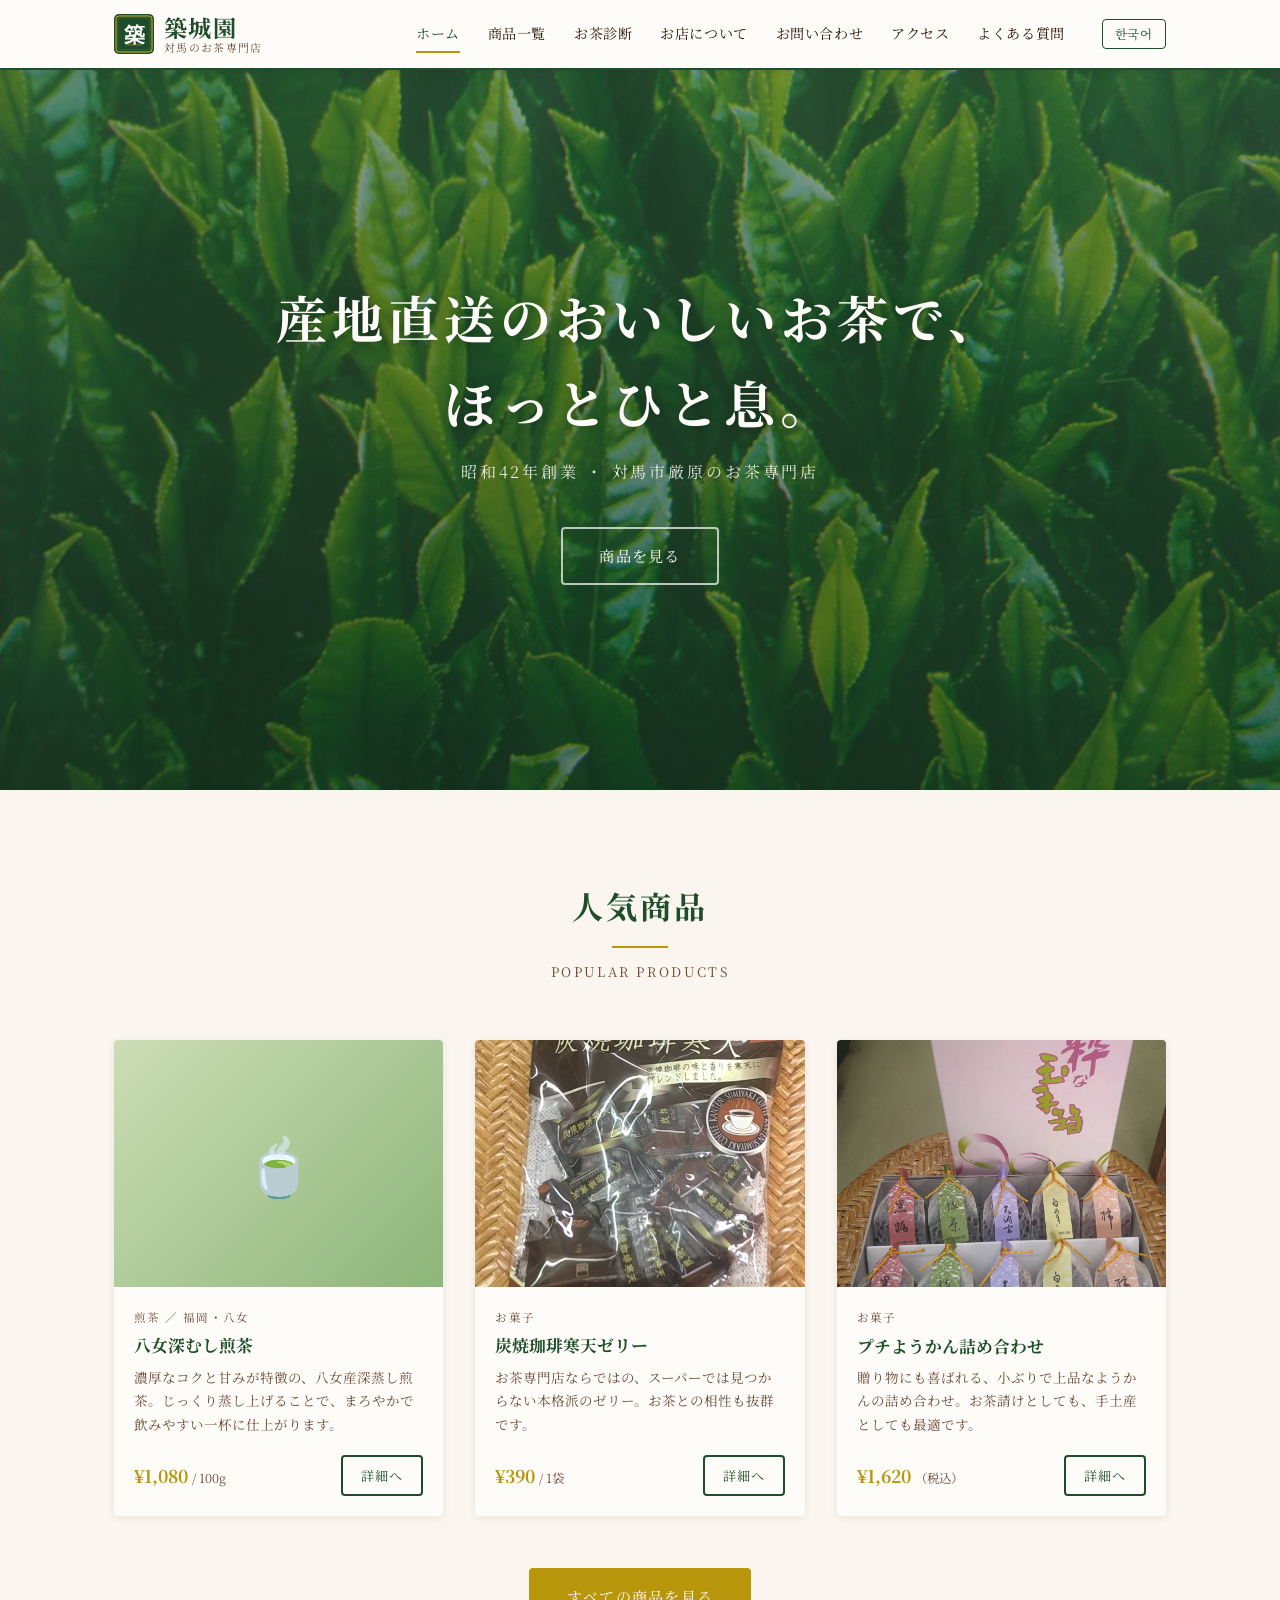
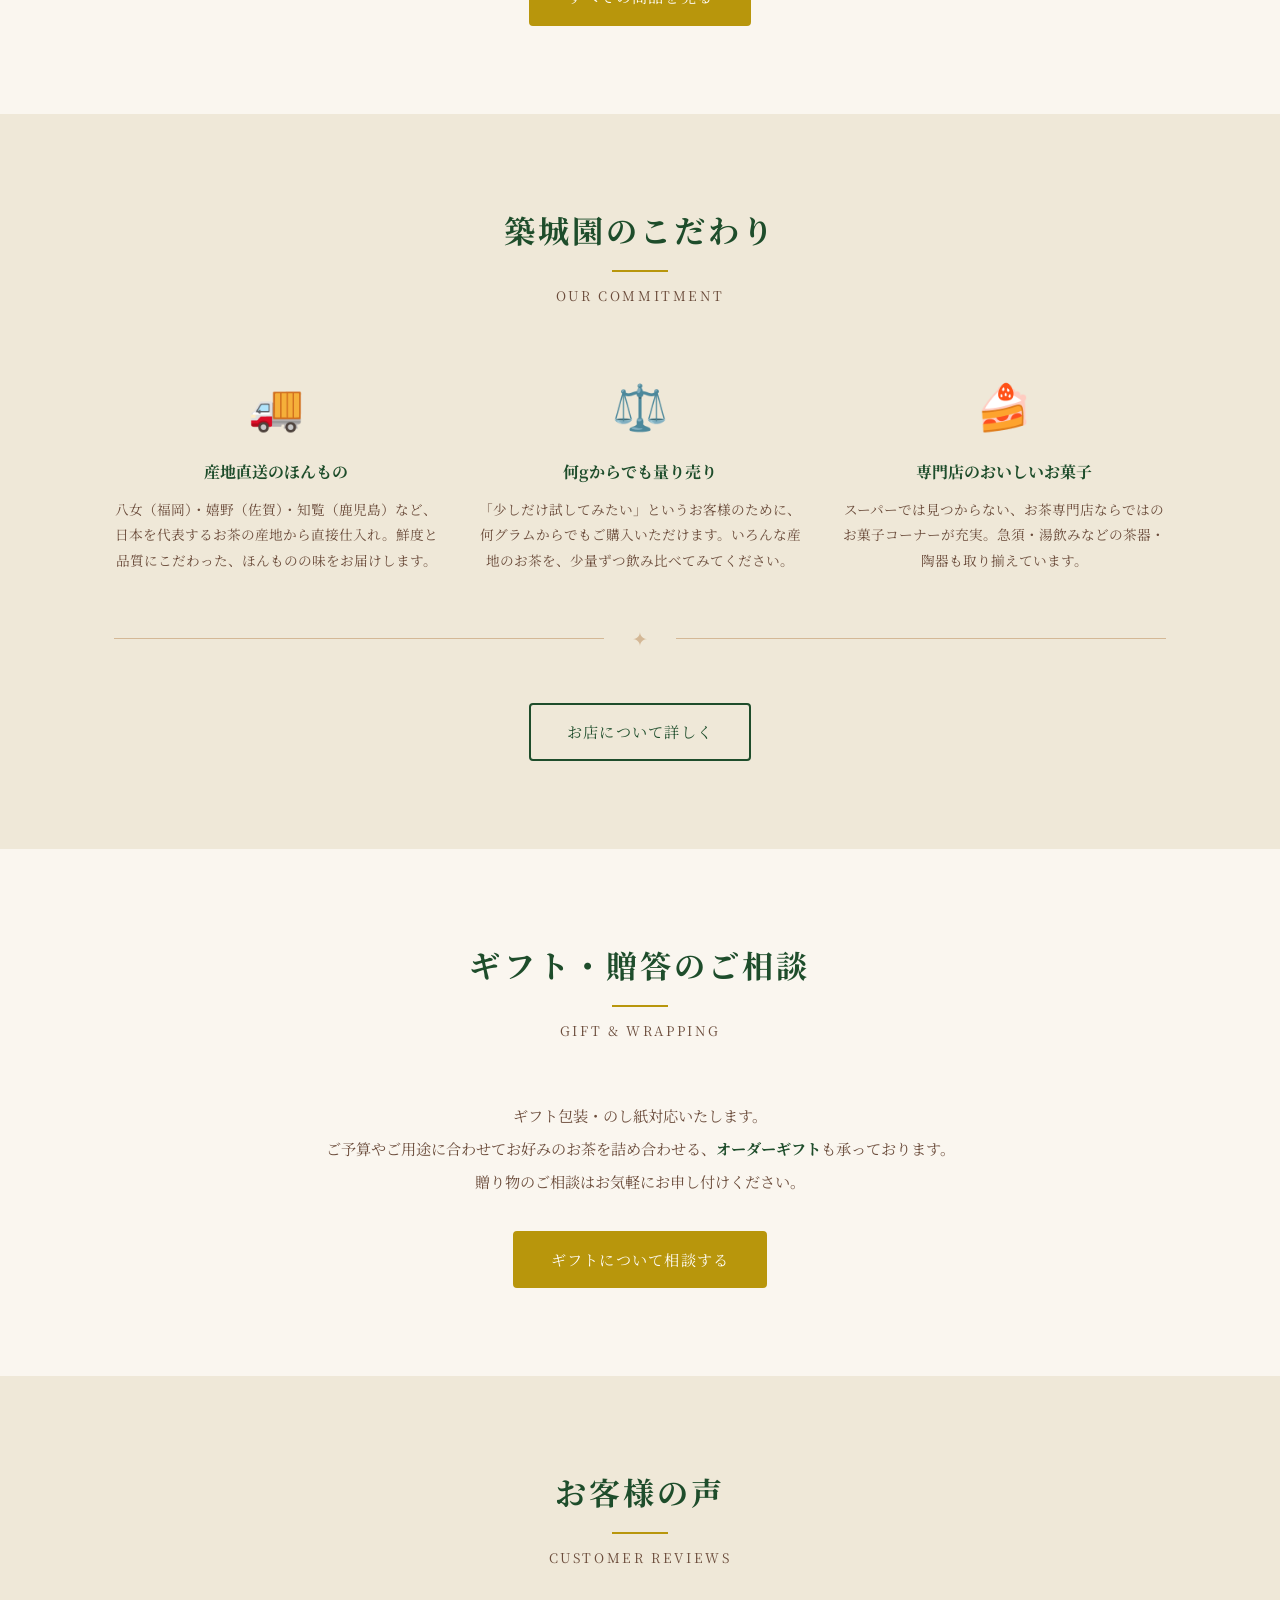
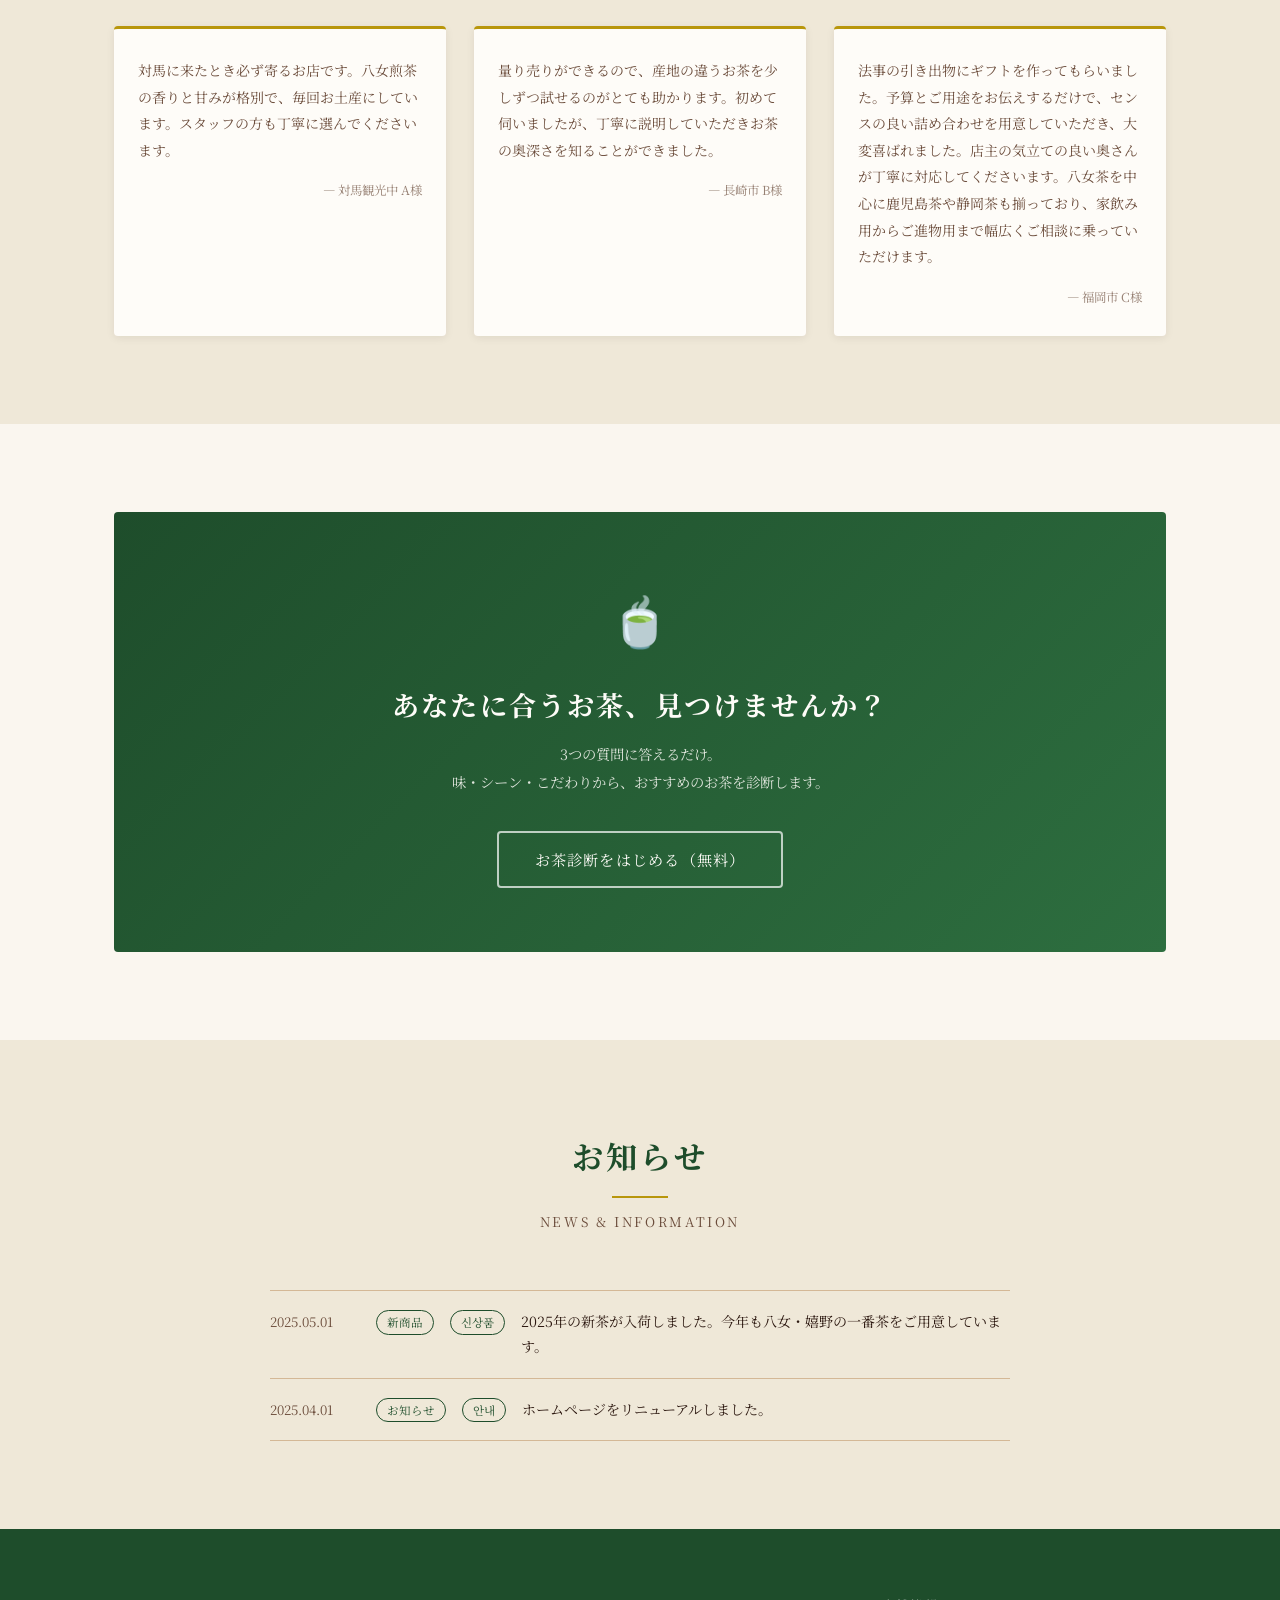
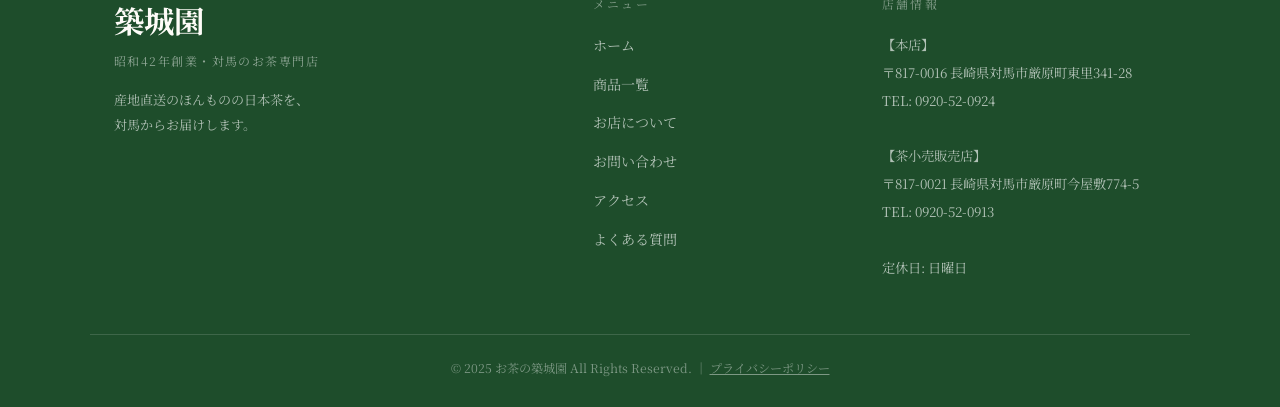
<file: index.html>
<!DOCTYPE html>
<html lang="ja">
<head>
  <meta charset="UTF-8">
  <meta name="viewport" content="width=device-width, initial-scale=1.0">
  <link rel="icon" href="favicon.svg" type="image/svg+xml">
  <meta name="description" content="昭和42年創業、対馬・厳原のお茶専門店。八女・嬉野・知覧など産地直送の本物の日本茶、専門店のお菓子・茶器をご用意しています。">
  <meta property="og:type" content="website">
  <meta property="og:site_name" content="お茶の築城園">
  <meta property="og:url" content="https://aokiyuwadayo.github.io/otyanotsuikien/">
  <meta property="og:title" content="お茶の築城園 | 対馬・厳原のお茶専門店">
  <meta property="og:description" content="昭和42年創業。産地直送の日本茶・何gからでも量り売り・専門店のお菓子。">
  <meta property="og:image" content="https://aokiyuwadayo.github.io/otyanotsuikien/images/ogp.jpg">
  <meta property="og:locale" content="ja_JP">
  <meta name="twitter:card" content="summary_large_image">
  <!-- Google Search Console: 取得した確認コードで YOUR_VERIFICATION_CODE を置き換えてください -->
  <meta name="google-site-verification" content="YOUR_VERIFICATION_CODE">
  <title>お茶の築城園 | 対馬・厳原のお茶専門店</title>
  <link rel="preconnect" href="https://fonts.googleapis.com">
  <link rel="preconnect" href="https://fonts.gstatic.com" crossorigin>
  <link href="https://fonts.googleapis.com/css2?family=Noto+Serif+JP:wght@400;500;700&family=Noto+Serif+KR:wght@400;500;700&display=swap" rel="stylesheet">
  <link rel="stylesheet" href="css/style.css">
  <script type="application/ld+json">
  {
    "@context": "https://schema.org",
    "@type": "Store",
    "name": "お茶の築城園",
    "alternateName": "Otcha no Chikujo-en",
    "description": "昭和42年創業、対馬・厳原のお茶専門店。八女・嬉野・知覧など産地直送の日本茶、量り売り、専門店のお菓子・茶器。",
    "url": "https://aokiyuwadayo.github.io/otyanotsuikien/",
    "telephone": "+81-920-52-0924",
    "address": {
      "@type": "PostalAddress",
      "streetAddress": "厳原町東里341-28",
      "addressLocality": "対馬市",
      "addressRegion": "長崎県",
      "postalCode": "817-0016",
      "addressCountry": "JP"
    },
    "openingHours": "Mo Tu We Th Fr Sa",
    "priceRange": "¥",
    "foundingDate": "1967",
    "image": "https://aokiyuwadayo.github.io/otyanotsuikien/images/ogp.jpg",
    "hasMap": "https://aokiyuwadayo.github.io/otyanotsuikien/access.html"
  }
  </script>
  <!-- Google Analytics: 下記の G-XXXXXXXXXX を取得した Measurement ID に変更してください -->
  <script async src="https://www.googletagmanager.com/gtag/js?id=G-XXXXXXXXXX"></script>
  <script>
    window.dataLayer = window.dataLayer || [];
    function gtag(){dataLayer.push(arguments);}
    gtag('js', new Date());
    gtag('config', 'G-XXXXXXXXXX');
  </script>
</head>
<body>

<!-- ===== Header ===== -->
<header class="site-header">
  <div class="header-inner">
    <div class="site-logo">
      <a href="index.html">
        <img src="favicon.svg" alt="" class="logo-mark" aria-hidden="true">
        <div class="logo-text">
          <span class="logo-main">築城園</span>
          <span class="logo-sub lang-ja">対馬のお茶専門店</span>
          <span class="logo-sub lang-ko">쓰시마 차 전문점</span>
        </div>
      </a>
    </div>
    <nav class="site-nav" id="siteNav">
      <ul>
        <li><a href="index.html"><span class="lang-ja">ホーム</span><span class="lang-ko">홈</span></a></li>
        <li><a href="products.html"><span class="lang-ja">商品一覧</span><span class="lang-ko">상품 목록</span></a></li>
        <li><a href="diagnosis.html"><span class="lang-ja">お茶診断</span><span class="lang-ko">차 진단</span></a></li>
        <li><a href="about.html"><span class="lang-ja">お店について</span><span class="lang-ko">가게 소개</span></a></li>
        <li><a href="contact.html"><span class="lang-ja">お問い合わせ</span><span class="lang-ko">문의하기</span></a></li>
        <li><a href="access.html"><span class="lang-ja">アクセス</span><span class="lang-ko">오시는 길</span></a></li>
        <li><a href="faq.html"><span class="lang-ja">よくある質問</span><span class="lang-ko">자주 묻는 질문</span></a></li>
      </ul>
    </nav>
    <button class="lang-toggle-btn" id="langToggle">한국어</button>
    <button class="menu-toggle-btn" id="menuToggle">☰</button>
  </div>
</header>

<!-- ===== Hero ===== -->
<section class="hero">
  <div class="hero-bg"></div>
  <div class="hero-overlay"></div>
  <div class="hero-content">
    <p class="hero-catch lang-ja">産地直送のおいしいお茶で、<br>ほっとひと息。</p>
    <p class="hero-catch lang-ko">산지 직송의 맛있는 차로,<br>잠깐 쉬어가세요.</p>
    <p class="hero-sub lang-ja">昭和42年創業 ・ 対馬市厳原のお茶専門店</p>
    <p class="hero-sub lang-ko">쇼와 42년(1967년) 창업 ・ 쓰시마시 이즈하라 차 전문점</p>
    <a href="products.html" class="btn btn-white">
      <span class="lang-ja">商品を見る</span>
      <span class="lang-ko">상품 보기</span>
    </a>
  </div>
</section>

<!-- ===== Featured Products ===== -->
<section class="section">
  <div class="container">
    <div class="section-header reveal">
      <h2 class="section-title">
        <span class="lang-ja">人気商品</span>
        <span class="lang-ko">인기 상품</span>
      </h2>
      <p class="section-subtitle">POPULAR PRODUCTS</p>
    </div>
    <div class="products-grid">

      <article class="product-card reveal" data-category="tea">
        <div class="product-card-placeholder">🍵</div>
        <!-- 画像: <img src="images/yame-fukamushi.jpg" alt="八女深むし煎茶" class="product-card-thumb"> -->
        <div class="product-card-body">
          <p class="product-card-cat"><span class="lang-ja">煎茶 ／ 福岡・八女</span><span class="lang-ko">센차 ／ 후쿠오카 야메</span></p>
          <h3 class="product-card-name">
            <span class="lang-ja">八女深むし煎茶</span>
            <span class="lang-ko">야메 후카무시 센차</span>
          </h3>
          <p class="product-card-desc">
            <span class="lang-ja">濃厚なコクと甘みが特徴の、八女産深蒸し煎茶。じっくり蒸し上げることで、まろやかで飲みやすい一杯に仕上がります。</span>
            <span class="lang-ko">진한 풍미와 단맛이 특징인 야메산 후카무시 센차. 오래 쪄서 부드럽고 마시기 편한 한 잔으로 완성됩니다.</span>
          </p>
          <div class="product-card-footer">
            <span class="price">¥1,080 <span class="price-tax">/ 100g</span></span>
            <a href="product-detail.html" class="btn btn-outline btn-sm"><span class="lang-ja">詳細へ</span><span class="lang-ko">자세히</span></a>
          </div>
        </div>
      </article>

      <article class="product-card reveal" data-category="sweets">
        <img src="images/炭焼珈琲寒天.jpg" alt="炭焼珈琲寒天ゼリー" class="product-card-thumb">
        <div class="product-card-body">
          <p class="product-card-cat"><span class="lang-ja">お菓子</span><span class="lang-ko">과자</span></p>
          <h3 class="product-card-name">
            <span class="lang-ja">炭焼珈琲寒天ゼリー</span>
            <span class="lang-ko">숯불 커피 한천 젤리</span>
          </h3>
          <p class="product-card-desc">
            <span class="lang-ja">お茶専門店ならではの、スーパーでは見つからない本格派のゼリー。お茶との相性も抜群です。</span>
            <span class="lang-ko">차 전문점만의, 슈퍼마켓에서는 찾을 수 없는 본격 젤리. 차와의 궁합도 최고입니다.</span>
          </p>
          <div class="product-card-footer">
            <span class="price">¥390 <span class="price-tax">/ 1袋</span></span>
            <a href="products.html" class="btn btn-outline btn-sm"><span class="lang-ja">詳細へ</span><span class="lang-ko">자세히</span></a>
          </div>
        </div>
      </article>

      <article class="product-card reveal" data-category="sweets">
        <img src="images/茶菓子（粋な玉手箱）.jpg" alt="プチようかん詰め合わせ 粋な玉手箱" class="product-card-thumb">
        <div class="product-card-body">
          <p class="product-card-cat"><span class="lang-ja">お菓子</span><span class="lang-ko">과자</span></p>
          <h3 class="product-card-name">
            <span class="lang-ja">プチようかん詰め合わせ</span>
            <span class="lang-ko">미니 양갱 모둠</span>
          </h3>
          <p class="product-card-desc">
            <span class="lang-ja">贈り物にも喜ばれる、小ぶりで上品なようかんの詰め合わせ。お茶請けとしても、手土産としても最適です。</span>
            <span class="lang-ko">선물로도 인기 있는, 아담하고 품격 있는 양갱 모둠. 차 과자로도, 답례품으로도 최적입니다.</span>
          </p>
          <div class="product-card-footer">
            <span class="price">¥1,620 <span class="price-tax lang-ja">（税込）</span><span class="price-tax lang-ko">（세금포함）</span></span>
            <a href="products.html" class="btn btn-outline btn-sm"><span class="lang-ja">詳細へ</span><span class="lang-ko">자세히</span></a>
          </div>
        </div>
      </article>

    </div>
    <div style="text-align:center; margin-top:52px;" class="reveal">
      <a href="products.html" class="btn btn-primary">
        <span class="lang-ja">すべての商品を見る</span>
        <span class="lang-ko">모든 상품 보기</span>
      </a>
    </div>
  </div>
</section>

<!-- ===== Commitment ===== -->
<section class="section section-alt">
  <div class="container">
    <div class="section-header reveal">
      <h2 class="section-title">
        <span class="lang-ja">築城園のこだわり</span>
        <span class="lang-ko">치쿠죠엔의 고집</span>
      </h2>
      <p class="section-subtitle">OUR COMMITMENT</p>
    </div>
    <div class="commitment-grid">
      <div class="commitment-item reveal">
        <div class="commitment-icon">🚚</div>
        <h3 class="commitment-title">
          <span class="lang-ja">産地直送のほんもの</span>
          <span class="lang-ko">산지 직송의 진짜</span>
        </h3>
        <p class="commitment-text">
          <span class="lang-ja">八女（福岡）・嬉野（佐賀）・知覧（鹿児島）など、日本を代表するお茶の産地から直接仕入れ。鮮度と品質にこだわった、ほんものの味をお届けします。</span>
          <span class="lang-ko">야메（후쿠오카）・우레시노（사가）・치란（가고시마）등, 일본을 대표하는 차 산지에서 직접 매입. 신선도와 품질에 고집한 진짜 맛을 전합니다.</span>
        </p>
      </div>
      <div class="commitment-item reveal">
        <div class="commitment-icon">⚖️</div>
        <h3 class="commitment-title">
          <span class="lang-ja">何gからでも量り売り</span>
          <span class="lang-ko">원하는 만큼 무게 판매</span>
        </h3>
        <p class="commitment-text">
          <span class="lang-ja">「少しだけ試してみたい」というお客様のために、何グラムからでもご購入いただけます。いろんな産地のお茶を、少量ずつ飲み比べてみてください。</span>
          <span class="lang-ko">'조금만 먹어보고 싶다'는 손님을 위해 몇 그램이든 구매하실 수 있습니다. 여러 산지의 차를 조금씩 비교해 보세요.</span>
        </p>
      </div>
      <div class="commitment-item reveal">
        <div class="commitment-icon">🍰</div>
        <h3 class="commitment-title">
          <span class="lang-ja">専門店のおいしいお菓子</span>
          <span class="lang-ko">전문점의 맛있는 과자</span>
        </h3>
        <p class="commitment-text">
          <span class="lang-ja">スーパーでは見つからない、お茶専門店ならではのお菓子コーナーが充実。急須・湯飲みなどの茶器・陶器も取り揃えています。</span>
          <span class="lang-ko">슈퍼마켓에서는 찾을 수 없는, 차 전문점만의 과자 코너가 풍성합니다. 다관·찻잔 등 다기·도자기도 갖추고 있습니다.</span>
        </p>
      </div>
    </div>
    <div class="ornament reveal">✦</div>
    <div style="text-align:center;" class="reveal">
      <a href="about.html" class="btn btn-outline">
        <span class="lang-ja">お店について詳しく</span>
        <span class="lang-ko">가게 소개 자세히 보기</span>
      </a>
    </div>
  </div>
</section>

<!-- ===== Gift / Hakarime ===== -->
<section class="section">
  <div class="container">
    <div class="section-header reveal">
      <h2 class="section-title">
        <span class="lang-ja">ギフト・贈答のご相談</span>
        <span class="lang-ko">선물・답례품 상담</span>
      </h2>
      <p class="section-subtitle">GIFT &amp; WRAPPING</p>
    </div>
    <div style="max-width:720px; margin:0 auto; text-align:center;" class="reveal">
      <p style="font-size:.95rem; line-height:2.2; color:var(--text-muted);">
        <span class="lang-ja">
          ギフト包装・のし紙対応いたします。<br>
          ご予算やご用途に合わせてお好みのお茶を詰め合わせる、<strong style="color:var(--green);">オーダーギフト</strong>も承っております。<br>
          贈り物のご相談はお気軽にお申し付けください。
        </span>
        <span class="lang-ko">
          선물 포장・노시 종이 대응 가능합니다.<br>
          예산이나 용도에 맞게 원하는 차를 담은 <strong style="color:var(--green);">맞춤 선물 세트</strong>도 주문받고 있습니다.<br>
          선물 상담은 편하게 말씀해 주세요.
        </span>
      </p>
      <div style="margin-top:32px;">
        <a href="contact.html" class="btn btn-primary">
          <span class="lang-ja">ギフトについて相談する</span>
          <span class="lang-ko">선물 상담하기</span>
        </a>
      </div>
    </div>
  </div>
</section>

<!-- ===== Reviews ===== -->
<section class="section section-alt">
  <div class="container">
    <div class="section-header reveal">
      <h2 class="section-title">
        <span class="lang-ja">お客様の声</span>
        <span class="lang-ko">고객 후기</span>
      </h2>
      <p class="section-subtitle">CUSTOMER REVIEWS</p>
    </div>
    <div class="reviews-grid">

      <div class="review-card reveal">
<p class="review-text">
          <span class="lang-ja">対馬に来たとき必ず寄るお店です。八女煎茶の香りと甘みが格別で、毎回お土産にしています。スタッフの方も丁寧に選んでくださいます。</span>
          <span class="lang-ko">쓰시마에 올 때마다 꼭 들르는 곳입니다. 야메 센차의 향과 단맛이 특별해서 매번 선물로 구매합니다. 직원분도 친절하게 도와주십니다.</span>
        </p>
        <p class="review-name">
          <span class="lang-ja">— 対馬観光中 A様</span>
          <span class="lang-ko">— 쓰시마 방문 A님</span>
        </p>
      </div>

      <div class="review-card reveal">
<p class="review-text">
          <span class="lang-ja">量り売りができるので、産地の違うお茶を少しずつ試せるのがとても助かります。初めて伺いましたが、丁寧に説明していただきお茶の奥深さを知ることができました。</span>
          <span class="lang-ko">무게 판매가 가능해서 산지가 다른 차를 조금씩 시음할 수 있어 좋습니다. 처음 방문했는데 친절하게 설명해 주셔서 차의 깊이를 알 수 있었습니다.</span>
        </p>
        <p class="review-name">
          <span class="lang-ja">— 長崎市 B様</span>
          <span class="lang-ko">— 나가사키 B님</span>
        </p>
      </div>

      <div class="review-card reveal">
<p class="review-text">
          <span class="lang-ja">法事の引き出物にギフトを作ってもらいました。予算とご用途をお伝えするだけで、センスの良い詰め合わせを用意していただき、大変喜ばれました。店主の気立ての良い奥さんが丁寧に対応してくださいます。八女茶を中心に鹿児島茶や静岡茶も揃っており、家飲み用からご進物用まで幅広くご相談に乗っていただけます。</span>
          <span class="lang-ko">법사 답례품으로 선물 세트를 만들어 주셨습니다. 예산과 용도만 말씀드렸는데 센스 있는 구성을 준비해 주셔서 받은 분들도 매우 기뻐했습니다. 가게 주인 사모님이 마음씨 고우셔서 친절하게 응대해 주십니다. 야메 차를 중심으로 가고시마차·시즈오카차도 갖추고 있으며 일상용부터 선물용까지 상담해 주십니다.</span>
        </p>
        <p class="review-name">
          <span class="lang-ja">— 福岡市 C様</span>
          <span class="lang-ko">— 후쿠오카 C님</span>
        </p>
      </div>

    </div>
  </div>
</section>

<!-- ===== Diagnosis CTA ===== -->
<section class="section">
  <div class="container">
    <div class="diag-cta-wrap reveal">
      <div class="diag-cta-icon">🍵</div>
      <h2 class="diag-cta-title">
        <span class="lang-ja">あなたに合うお茶、見つけませんか？</span>
        <span class="lang-ko">당신에게 맞는 차를 찾아볼까요?</span>
      </h2>
      <p class="diag-cta-text">
        <span class="lang-ja">3つの質問に答えるだけ。<br>味・シーン・こだわりから、おすすめのお茶を診断します。</span>
        <span class="lang-ko">3가지 질문에 답하기만 하면 됩니다.<br>맛・상황・취향에서 추천하는 차를 진단해 드립니다.</span>
      </p>
      <a href="diagnosis.html" class="btn btn-white">
        <span class="lang-ja">お茶診断をはじめる（無料）</span>
        <span class="lang-ko">차 진단 시작하기（무료）</span>
      </a>
    </div>
  </div>
</section>

<!-- ===== News ===== -->
<section class="section section-alt">
  <div class="container">
    <div class="section-header reveal">
      <h2 class="section-title">
        <span class="lang-ja">お知らせ</span>
        <span class="lang-ko">공지사항</span>
      </h2>
      <p class="section-subtitle">NEWS &amp; INFORMATION</p>
    </div>
    <div class="news-list reveal">
      <div class="news-item">
        <span class="news-date">2025.05.01</span>
        <span class="news-tag lang-ja">新商品</span>
        <span class="news-tag lang-ko">신상품</span>
        <p class="news-text">
          <span class="lang-ja">2025年の新茶が入荷しました。今年も八女・嬉野の一番茶をご用意しています。</span>
          <span class="lang-ko">2025년 햇차가 입고되었습니다. 올해도 야메·우레시노의 첫 번째 찻잎을 준비했습니다.</span>
        </p>
      </div>
      <div class="news-item">
        <span class="news-date">2025.04.01</span>
        <span class="news-tag lang-ja">お知らせ</span>
        <span class="news-tag lang-ko">안내</span>
        <p class="news-text">
          <span class="lang-ja">ホームページをリニューアルしました。</span>
          <span class="lang-ko">홈페이지를 새롭게 단장했습니다.</span>
        </p>
      </div>
    </div>
  </div>
</section>

<!-- ===== Footer ===== -->
<footer class="site-footer">
  <div class="footer-inner">
    <div>
      <p class="footer-logo-main">築城園</p>
      <p class="footer-logo-sub lang-ja">昭和42年創業・対馬のお茶専門店</p>
      <p class="footer-logo-sub lang-ko">쇼와 42년 창업・쓰시마 차 전문점</p>
      <p class="footer-tagline lang-ja">産地直送のほんものの日本茶を、<br>対馬からお届けします。</p>
      <p class="footer-tagline lang-ko">산지 직송의 진짜 일본차를,<br>쓰시마에서 전합니다.</p>
    </div>
    <div>
      <p class="footer-heading lang-ja">メニュー</p>
      <p class="footer-heading lang-ko">메뉴</p>
      <nav class="footer-nav">
        <ul>
          <li><a href="index.html"><span class="lang-ja">ホーム</span><span class="lang-ko">홈</span></a></li>
          <li><a href="products.html"><span class="lang-ja">商品一覧</span><span class="lang-ko">상품 목록</span></a></li>
          <li><a href="about.html"><span class="lang-ja">お店について</span><span class="lang-ko">가게 소개</span></a></li>
          <li><a href="contact.html"><span class="lang-ja">お問い合わせ</span><span class="lang-ko">문의하기</span></a></li>
          <li><a href="access.html"><span class="lang-ja">アクセス</span><span class="lang-ko">오시는 길</span></a></li>
          <li><a href="faq.html"><span class="lang-ja">よくある質問</span><span class="lang-ko">자주 묻는 질문</span></a></li>
        </ul>
      </nav>
    </div>
    <div>
      <p class="footer-heading lang-ja">店舗情報</p>
      <p class="footer-heading lang-ko">점포 정보</p>
      <p class="footer-info lang-ja">
        【本店】<br>〒817-0016 長崎県対馬市厳原町東里341-28<br>TEL: 0920-52-0924<br><br>
        【茶小売販売店】<br>〒817-0021 長崎県対馬市厳原町今屋敷774-5<br>TEL: 0920-52-0913<br><br>
        定休日: 日曜日
      </p>
      <p class="footer-info lang-ko">
        【본점】<br>〒817-0016 나가사키현 쓰시마시 이즈하라마치 히가시자토 341-28<br>TEL: 0920-52-0924<br><br>
        【차 소매 판매점】<br>〒817-0021 나가사키현 쓰시마시 이즈하라마치 이마야시키 774-5<br>TEL: 0920-52-0913<br><br>
        정기 휴일: 일요일
      </p>
    </div>
  </div>
  <div class="footer-bottom">
    <p>
      © 2025 お茶の築城園 All Rights Reserved.
      ｜ <a href="privacy.html" style="color:inherit; text-decoration:underline;"><span class="lang-ja">プライバシーポリシー</span><span class="lang-ko">개인정보 처리방침</span></a>
    </p>
  </div>
</footer>

<button id="toTopBtn" class="to-top-btn" aria-label="ページトップへ">↑</button>
<script src="js/main.js"></script>
</body>
</html>
</file>
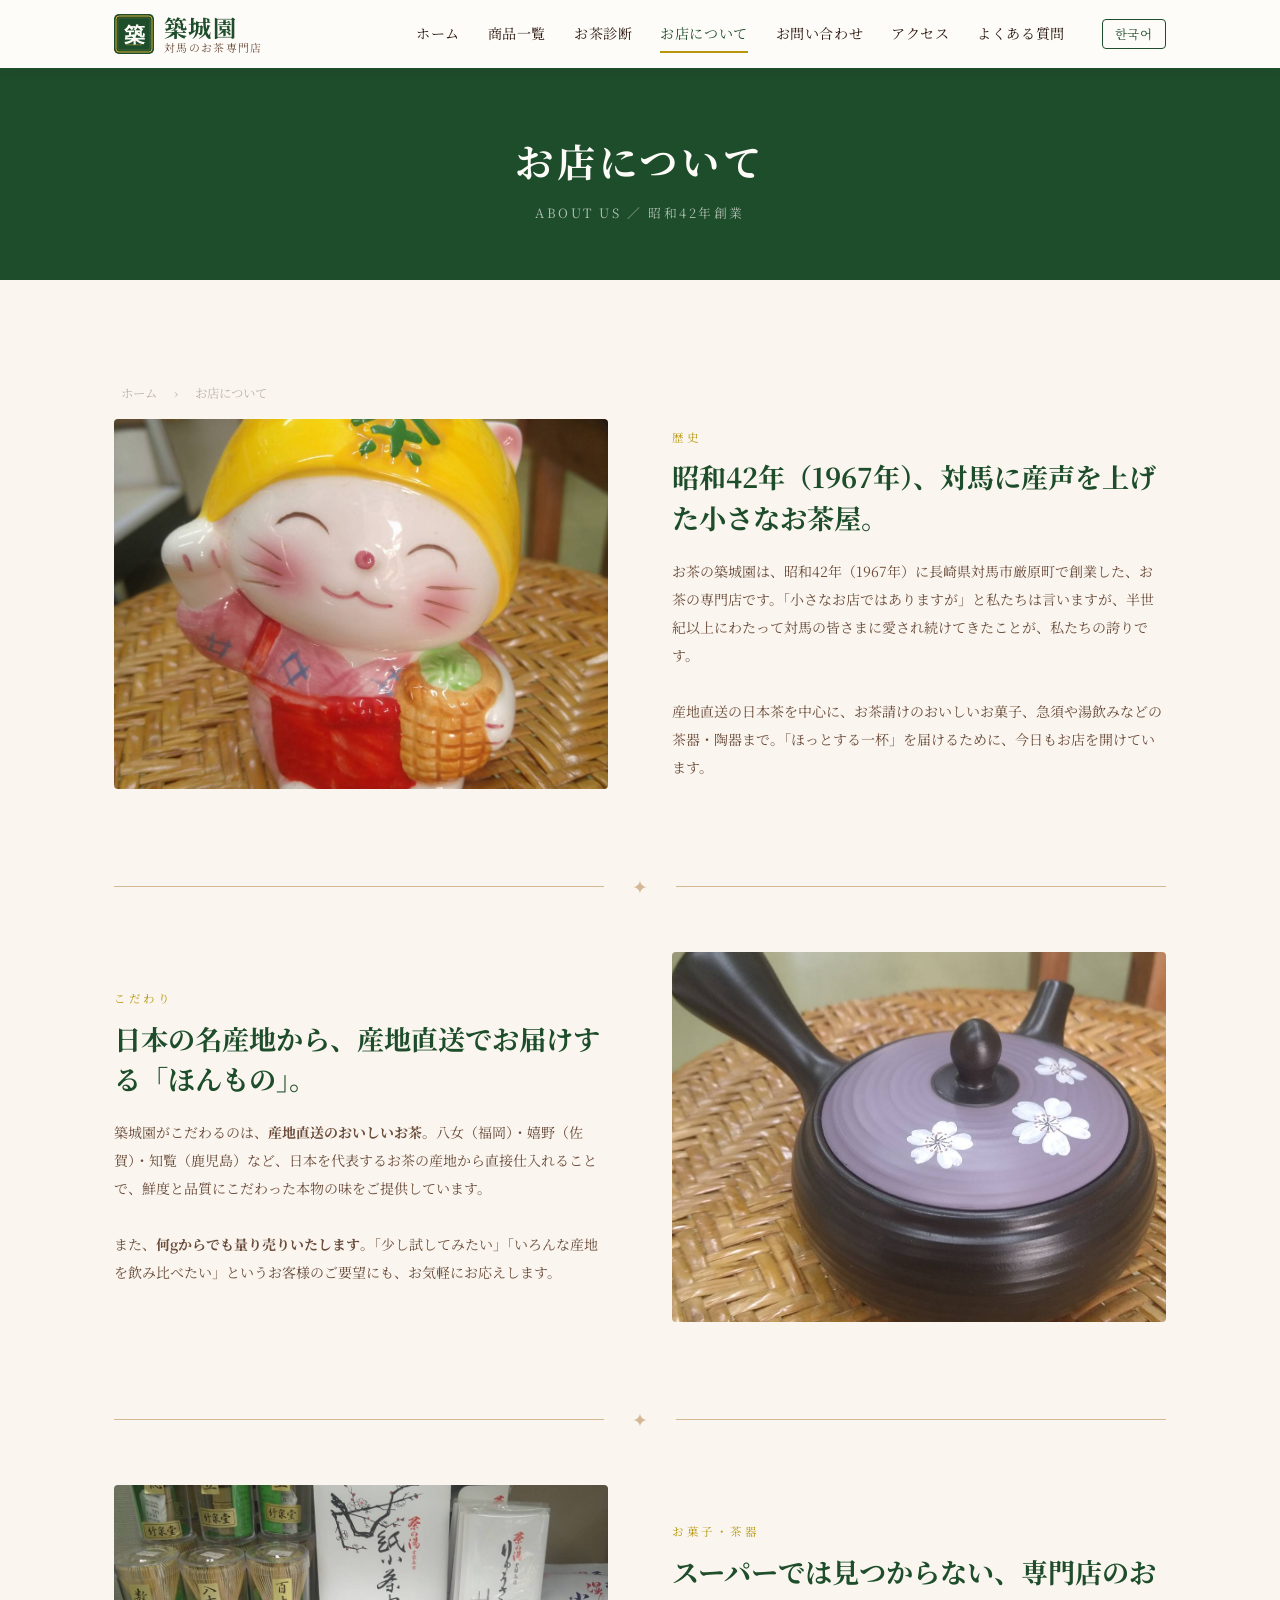
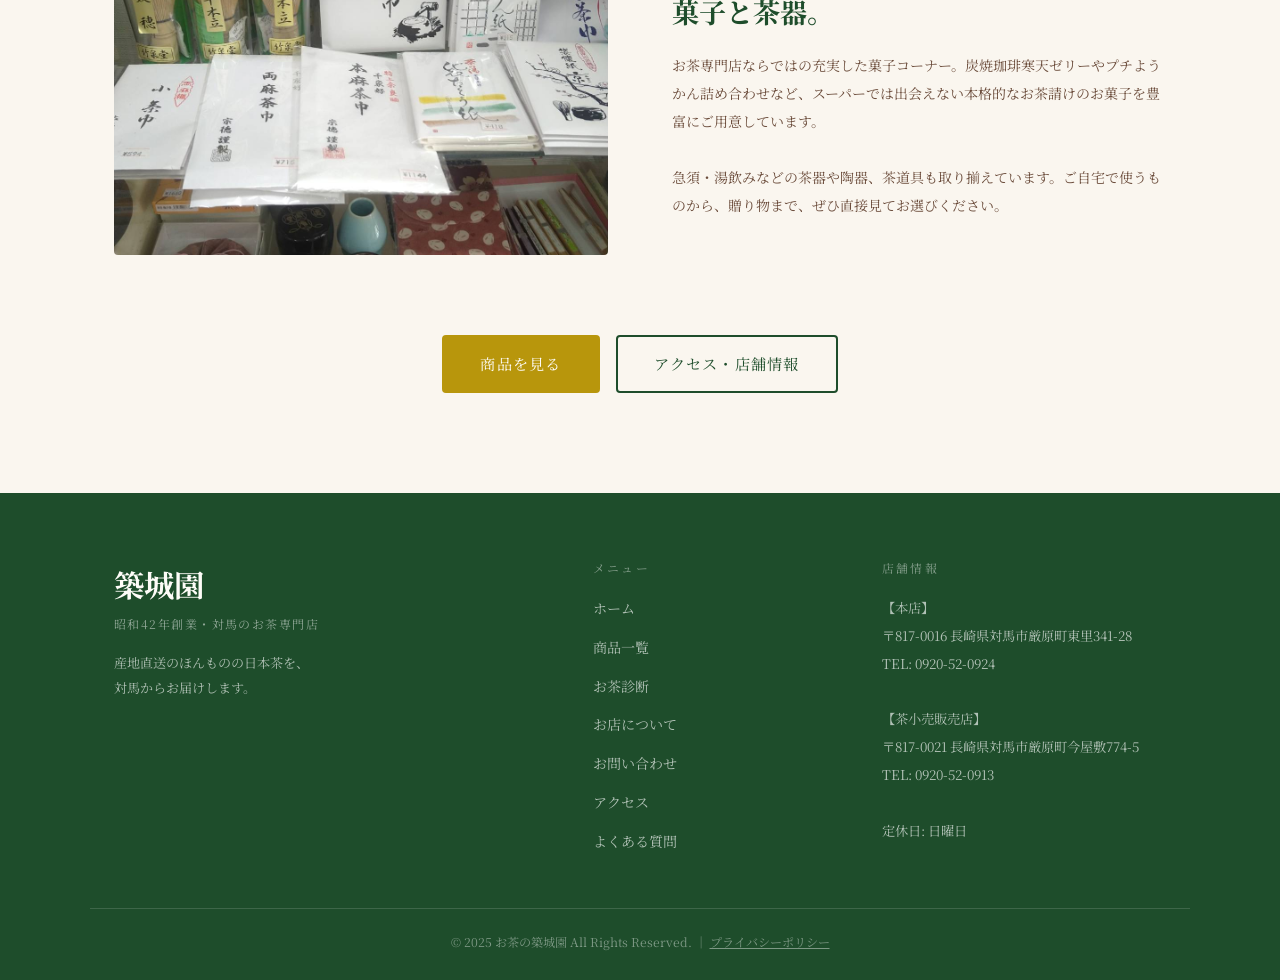
<file: about.html>
<!DOCTYPE html>
<html lang="ja">
<head>
  <meta charset="UTF-8">
  <meta name="viewport" content="width=device-width, initial-scale=1.0">
  <link rel="icon" href="favicon.svg" type="image/svg+xml">
  <meta name="description" content="お茶の築城園について。昭和42年創業、対馬・厳原のお茶専門店。産地直送・量り売り・専門店のお菓子と茶器。">
  <meta property="og:type" content="website">
  <meta property="og:site_name" content="お茶の築城園">
  <meta property="og:url" content="https://aokiyuwadayo.github.io/otyanotsuikien/about.html">
  <meta property="og:title" content="お店について | お茶の築城園">
  <meta property="og:description" content="お茶の築城園について。昭和42年創業、対馬・厳原のお茶専門店。産地直送・量り売り・専門店のお菓子と茶器。">
  <meta property="og:image" content="https://aokiyuwadayo.github.io/otyanotsuikien/images/ogp.jpg">
  <meta property="og:locale" content="ja_JP">
  <meta name="twitter:card" content="summary_large_image">
  <title>お店について | お茶の築城園</title>
  <link rel="preconnect" href="https://fonts.googleapis.com">
  <link rel="preconnect" href="https://fonts.gstatic.com" crossorigin>
  <link href="https://fonts.googleapis.com/css2?family=Noto+Serif+JP:wght@400;500;700&family=Noto+Serif+KR:wght@400;500;700&display=swap" rel="stylesheet">
  <link rel="stylesheet" href="css/style.css">
  <!-- Google Analytics: 下記の G-XXXXXXXXXX を取得した Measurement ID に変更してください -->
  <script async src="https://www.googletagmanager.com/gtag/js?id=G-XXXXXXXXXX"></script>
  <script>
    window.dataLayer = window.dataLayer || [];
    function gtag(){dataLayer.push(arguments);}
    gtag('js', new Date());
    gtag('config', 'G-XXXXXXXXXX');
  </script>
</head>
<body>

<!-- ===== Header ===== -->
<header class="site-header">
  <div class="header-inner">
    <div class="site-logo">
      <a href="index.html">
        <img src="favicon.svg" alt="" class="logo-mark" aria-hidden="true">
        <div class="logo-text">
          <span class="logo-main">築城園</span>
          <span class="logo-sub lang-ja">対馬のお茶専門店</span>
          <span class="logo-sub lang-ko">쓰시마 차 전문점</span>
        </div>
      </a>
    </div>
    <nav class="site-nav" id="siteNav">
      <ul>
        <li><a href="index.html"><span class="lang-ja">ホーム</span><span class="lang-ko">홈</span></a></li>
        <li><a href="products.html"><span class="lang-ja">商品一覧</span><span class="lang-ko">상품 목록</span></a></li>
        <li><a href="diagnosis.html"><span class="lang-ja">お茶診断</span><span class="lang-ko">차 진단</span></a></li>
        <li><a href="about.html"><span class="lang-ja">お店について</span><span class="lang-ko">가게 소개</span></a></li>
        <li><a href="contact.html"><span class="lang-ja">お問い合わせ</span><span class="lang-ko">문의하기</span></a></li>
        <li><a href="access.html"><span class="lang-ja">アクセス</span><span class="lang-ko">오시는 길</span></a></li>
        <li><a href="faq.html"><span class="lang-ja">よくある質問</span><span class="lang-ko">자주 묻는 질문</span></a></li>
      </ul>
    </nav>
    <button class="lang-toggle-btn" id="langToggle">한국어</button>
    <button class="menu-toggle-btn" id="menuToggle">☰</button>
  </div>
</header>

<!-- ===== Page Hero ===== -->
<div class="page-hero">
  <h1 class="page-hero-title lang-ja">お店について</h1>
  <h1 class="page-hero-title lang-ko">가게 소개</h1>
  <p class="page-hero-sub lang-ja">ABOUT US ／ 昭和42年創業</p>
  <p class="page-hero-sub lang-ko">ABOUT US ／ 쇼와 42년（1967년）창업</p>
</div>

<!-- ===== About Content ===== -->
<section class="section">
  <div class="container">

    <nav class="breadcrumb">
      <a href="index.html"><span class="lang-ja">ホーム</span><span class="lang-ko">홈</span></a>
      <span>›</span>
      <span class="lang-ja">お店について</span><span class="lang-ko">가게 소개</span>
    </nav>

    <!-- Block 1: History -->
    <div class="about-block reveal">
      <img src="images/猫の置物.jpg" alt="お茶の築城園 招き猫" class="about-img">
      <div>
        <p class="about-eyebrow lang-ja">歴史</p>
        <p class="about-eyebrow lang-ko">역사</p>
        <h2 class="about-title">
          <span class="lang-ja">昭和42年（1967年）、対馬に産声を上げた小さなお茶屋。</span>
          <span class="lang-ko">쇼와 42년（1967년）, 쓰시마에서 탄생한 작은 찻집.</span>
        </h2>
        <p class="about-text">
          <span class="lang-ja">お茶の築城園は、昭和42年（1967年）に長崎県対馬市厳原町で創業した、お茶の専門店です。「小さなお店ではありますが」と私たちは言いますが、半世紀以上にわたって対馬の皆さまに愛され続けてきたことが、私たちの誇りです。<br><br>産地直送の日本茶を中心に、お茶請けのおいしいお菓子、急須や湯飲みなどの茶器・陶器まで。「ほっとする一杯」を届けるために、今日もお店を開けています。</span>
          <span class="lang-ko">오차노 치쿠죠엔은 쇼와 42년（1967년）에 나가사키현 쓰시마시 이즈하라마치에서 창업한 차 전문점입니다. '작은 가게이지만'이라고 저희는 말하지만, 반세기 이상에 걸쳐 쓰시마 여러분께 사랑받아 온 것이 저희의 자랑입니다.<br><br>산지 직송 일본차를 중심으로, 차와 함께 먹는 맛있는 과자, 다관이나 찻잔 등의 다기·도자기까지. '따뜻하게 쉬어가는 한 잔'을 전하기 위해 오늘도 가게 문을 열고 있습니다.</span>
        </p>
      </div>
    </div>

    <div class="ornament reveal">✦</div>

    <!-- Block 2: Commitment to quality -->
    <div class="about-block reverse reveal">
      <img src="images/急須.jpg" alt="こだわりの急須" class="about-img">
      <div>
        <p class="about-eyebrow lang-ja">こだわり</p>
        <p class="about-eyebrow lang-ko">고집</p>
        <h2 class="about-title">
          <span class="lang-ja">日本の名産地から、産地直送でお届けする「ほんもの」。</span>
          <span class="lang-ko">일본의 명산지에서 산지 직송으로 전하는 「진짜」.</span>
        </h2>
        <p class="about-text">
          <span class="lang-ja">築城園がこだわるのは、<strong>産地直送のおいしいお茶</strong>。八女（福岡）・嬉野（佐賀）・知覧（鹿児島）など、日本を代表するお茶の産地から直接仕入れることで、鮮度と品質にこだわった本物の味をご提供しています。<br><br>また、<strong>何gからでも量り売りいたします</strong>。「少し試してみたい」「いろんな産地を飲み比べたい」というお客様のご要望にも、お気軽にお応えします。</span>
          <span class="lang-ko">치쿠죠엔이 고집하는 것은, <strong>산지 직송의 맛있는 차</strong>. 야메（후쿠오카）・우레시노（사가）・치란（가고시마）등, 일본을 대표하는 차 산지에서 직접 매입함으로써, 신선도와 품질에 고집한 진짜 맛을 제공합니다.<br><br>또한, <strong>몇 그램이든 무게 판매합니다</strong>. '조금 맛보고 싶다', '여러 산지를 비교해보고 싶다'는 손님의 요청에도 편하게 응하고 있습니다.</span>
        </p>
      </div>
    </div>

    <div class="ornament reveal">✦</div>

    <!-- Block 3: Sweets & Teaware -->
    <div class="about-block reveal">
      <img src="images/茶道具.jpg" alt="茶道具の品揃え" class="about-img">
      <div>
        <p class="about-eyebrow lang-ja">お菓子・茶器</p>
        <p class="about-eyebrow lang-ko">과자・다기</p>
        <h2 class="about-title">
          <span class="lang-ja">スーパーでは見つからない、専門店のお菓子と茶器。</span>
          <span class="lang-ko">슈퍼마켓에서는 찾을 수 없는, 전문점의 과자와 다기.</span>
        </h2>
        <p class="about-text">
          <span class="lang-ja">お茶専門店ならではの充実した菓子コーナー。炭焼珈琲寒天ゼリーやプチようかん詰め合わせなど、スーパーでは出会えない本格的なお茶請けのお菓子を豊富にご用意しています。<br><br>急須・湯飲みなどの茶器や陶器、茶道具も取り揃えています。ご自宅で使うものから、贈り物まで、ぜひ直接見てお選びください。</span>
          <span class="lang-ko">차 전문점만의 풍성한 과자 코너. 숯불 커피 한천 젤리나 미니 양갱 모둠 등, 슈퍼마켓에서는 만나기 어려운 본격적인 차 과자를 풍부하게 준비하고 있습니다.<br><br>다관·찻잔 등의 다기와 도자기, 다도구도 갖추고 있습니다. 가정용부터 선물까지, 꼭 직접 보고 골라가세요.</span>
        </p>
      </div>
    </div>

    <!-- CTA -->
    <div style="text-align:center; margin-top:64px;" class="reveal">
      <a href="products.html" class="btn btn-primary" style="margin-right:12px; margin-bottom:12px;">
        <span class="lang-ja">商品を見る</span>
        <span class="lang-ko">상품 보기</span>
      </a>
      <a href="access.html" class="btn btn-outline">
        <span class="lang-ja">アクセス・店舗情報</span>
        <span class="lang-ko">오시는 길・점포 정보</span>
      </a>
    </div>

  </div>
</section>

<!-- ===== Footer ===== -->
<footer class="site-footer">
  <div class="footer-inner">
    <div>
      <p class="footer-logo-main">築城園</p>
      <p class="footer-logo-sub lang-ja">昭和42年創業・対馬のお茶専門店</p>
      <p class="footer-logo-sub lang-ko">쇼와 42년 창업・쓰시마 차 전문점</p>
      <p class="footer-tagline lang-ja">産地直送のほんものの日本茶を、<br>対馬からお届けします。</p>
      <p class="footer-tagline lang-ko">산지 직송의 진짜 일본차를,<br>쓰시마에서 전합니다.</p>
    </div>
    <div>
      <p class="footer-heading lang-ja">メニュー</p>
      <p class="footer-heading lang-ko">메뉴</p>
      <nav class="footer-nav">
        <ul>
          <li><a href="index.html"><span class="lang-ja">ホーム</span><span class="lang-ko">홈</span></a></li>
          <li><a href="products.html"><span class="lang-ja">商品一覧</span><span class="lang-ko">상품 목록</span></a></li>
        <li><a href="diagnosis.html"><span class="lang-ja">お茶診断</span><span class="lang-ko">차 진단</span></a></li>
          <li><a href="about.html"><span class="lang-ja">お店について</span><span class="lang-ko">가게 소개</span></a></li>
          <li><a href="contact.html"><span class="lang-ja">お問い合わせ</span><span class="lang-ko">문의하기</span></a></li>
          <li><a href="access.html"><span class="lang-ja">アクセス</span><span class="lang-ko">오시는 길</span></a></li>
          <li><a href="faq.html"><span class="lang-ja">よくある質問</span><span class="lang-ko">자주 묻는 질문</span></a></li>
        </ul>
      </nav>
    </div>
    <div>
      <p class="footer-heading lang-ja">店舗情報</p>
      <p class="footer-heading lang-ko">점포 정보</p>
      <p class="footer-info lang-ja">
        【本店】<br>〒817-0016 長崎県対馬市厳原町東里341-28<br>TEL: 0920-52-0924<br><br>
        【茶小売販売店】<br>〒817-0021 長崎県対馬市厳原町今屋敷774-5<br>TEL: 0920-52-0913<br><br>
        定休日: 日曜日
      </p>
      <p class="footer-info lang-ko">
        【본점】<br>〒817-0016 나가사키현 쓰시마시 이즈하라마치 히가시자토 341-28<br>TEL: 0920-52-0924<br><br>
        【차 소매 판매점】<br>〒817-0021 나가사키현 쓰시마시 이즈하라마치 이마야시키 774-5<br>TEL: 0920-52-0913<br><br>
        정기 휴일: 일요일
      </p>
    </div>
  </div>
  <div class="footer-bottom">
    <p>
      © 2025 お茶の築城園 All Rights Reserved.
      ｜ <a href="privacy.html" style="color:inherit; text-decoration:underline;"><span class="lang-ja">プライバシーポリシー</span><span class="lang-ko">개인정보 처리방침</span></a>
    </p>
  </div>
</footer>

<button id="toTopBtn" class="to-top-btn" aria-label="ページトップへ">↑</button>
<script src="js/main.js"></script>
</body>
</html>
</file>
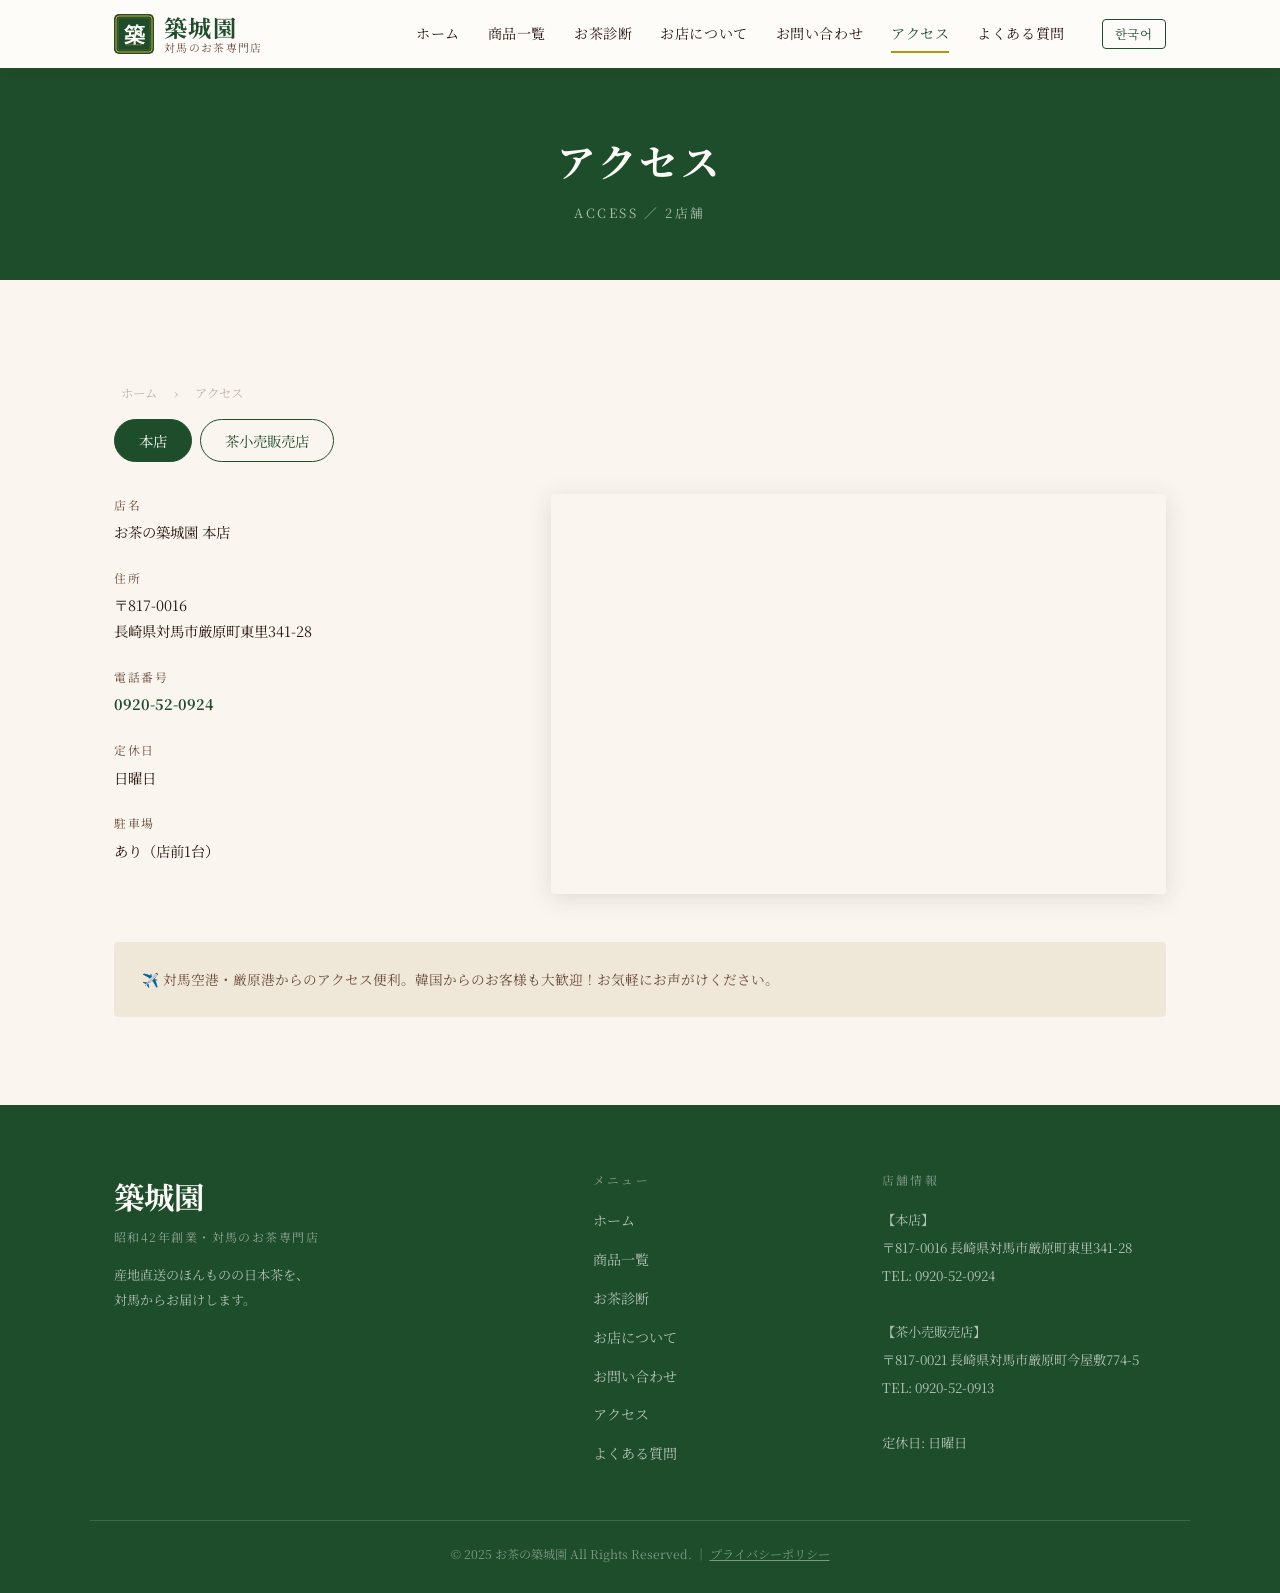
<file: access.html>
<!DOCTYPE html>
<html lang="ja">
<head>
  <meta charset="UTF-8">
  <meta name="viewport" content="width=device-width, initial-scale=1.0">
  <link rel="icon" href="favicon.svg" type="image/svg+xml">
  <meta name="description" content="お茶の築城園へのアクセス。本店（東里341-28）・茶小売販売店（今屋敷774-5）。日曜定休・店前駐車1台。">
  <meta property="og:type" content="website">
  <meta property="og:site_name" content="お茶の築城園">
  <meta property="og:url" content="https://aokiyuwadayo.github.io/otyanotsuikien/access.html">
  <meta property="og:title" content="アクセス | お茶の築城園">
  <meta property="og:description" content="お茶の築城園へのアクセス。本店（東里341-28）・茶小売販売店（今屋敷774-5）。日曜定休・店前駐車1台。">
  <meta property="og:image" content="https://aokiyuwadayo.github.io/otyanotsuikien/images/ogp.jpg">
  <meta property="og:locale" content="ja_JP">
  <meta name="twitter:card" content="summary_large_image">
  <title>アクセス | お茶の築城園</title>
  <link rel="preconnect" href="https://fonts.googleapis.com">
  <link rel="preconnect" href="https://fonts.gstatic.com" crossorigin>
  <link href="https://fonts.googleapis.com/css2?family=Noto+Serif+JP:wght@400;500;700&family=Noto+Serif+KR:wght@400;500;700&display=swap" rel="stylesheet">
  <link rel="stylesheet" href="css/style.css">
  <script type="application/ld+json">
  [
    {
      "@context": "https://schema.org",
      "@type": "Store",
      "name": "お茶の築城園 本店",
      "telephone": "+81-920-52-0924",
      "address": {
        "@type": "PostalAddress",
        "streetAddress": "厳原町東里341-28",
        "addressLocality": "対馬市",
        "addressRegion": "長崎県",
        "postalCode": "817-0016",
        "addressCountry": "JP"
      },
      "openingHours": "Mo Tu We Th Fr Sa",
      "url": "https://aokiyuwadayo.github.io/otyanotsuikien/access.html"
    },
    {
      "@context": "https://schema.org",
      "@type": "Store",
      "name": "お茶の築城園 茶小売販売店",
      "telephone": "+81-920-52-0913",
      "address": {
        "@type": "PostalAddress",
        "streetAddress": "厳原町今屋敷774-5",
        "addressLocality": "対馬市",
        "addressRegion": "長崎県",
        "postalCode": "817-0021",
        "addressCountry": "JP"
      },
      "openingHours": "Mo Tu We Th Fr Sa",
      "url": "https://aokiyuwadayo.github.io/otyanotsuikien/access.html"
    }
  ]
  </script>
  <style>
    .shop-tabs { display: flex; gap: 8px; margin-bottom: 32px; }
    .shop-tab {
      padding: 10px 24px;
      border: 1.5px solid var(--green);
      background: transparent;
      color: var(--green);
      font-family: var(--font);
      font-size: .9rem;
      border-radius: 30px;
      cursor: pointer;
      transition: all .3s ease;
    }
    .shop-tab.active { background: var(--green); color: var(--white); }
    .shop-panel { display: none; }
    .shop-panel.active { display: grid; }
  </style>
  <!-- Google Analytics: 下記の G-XXXXXXXXXX を取得した Measurement ID に変更してください -->
  <script async src="https://www.googletagmanager.com/gtag/js?id=G-XXXXXXXXXX"></script>
  <script>
    window.dataLayer = window.dataLayer || [];
    function gtag(){dataLayer.push(arguments);}
    gtag('js', new Date());
    gtag('config', 'G-XXXXXXXXXX');
  </script>
</head>
<body>

<!-- ===== Header ===== -->
<header class="site-header">
  <div class="header-inner">
    <div class="site-logo">
      <a href="index.html">
        <img src="favicon.svg" alt="" class="logo-mark" aria-hidden="true">
        <div class="logo-text">
          <span class="logo-main">築城園</span>
          <span class="logo-sub lang-ja">対馬のお茶専門店</span>
          <span class="logo-sub lang-ko">쓰시마 차 전문점</span>
        </div>
      </a>
    </div>
    <nav class="site-nav" id="siteNav">
      <ul>
        <li><a href="index.html"><span class="lang-ja">ホーム</span><span class="lang-ko">홈</span></a></li>
        <li><a href="products.html"><span class="lang-ja">商品一覧</span><span class="lang-ko">상품 목록</span></a></li>
        <li><a href="diagnosis.html"><span class="lang-ja">お茶診断</span><span class="lang-ko">차 진단</span></a></li>
        <li><a href="about.html"><span class="lang-ja">お店について</span><span class="lang-ko">가게 소개</span></a></li>
        <li><a href="contact.html"><span class="lang-ja">お問い合わせ</span><span class="lang-ko">문의하기</span></a></li>
        <li><a href="access.html"><span class="lang-ja">アクセス</span><span class="lang-ko">오시는 길</span></a></li>
        <li><a href="faq.html"><span class="lang-ja">よくある質問</span><span class="lang-ko">자주 묻는 질문</span></a></li>
      </ul>
    </nav>
    <button class="lang-toggle-btn" id="langToggle">한국어</button>
    <button class="menu-toggle-btn" id="menuToggle">☰</button>
  </div>
</header>

<!-- ===== Page Hero ===== -->
<div class="page-hero">
  <h1 class="page-hero-title lang-ja">アクセス</h1>
  <h1 class="page-hero-title lang-ko">오시는 길</h1>
  <p class="page-hero-sub lang-ja">ACCESS ／ 2店舗</p>
  <p class="page-hero-sub lang-ko">ACCESS ／ 2개 점포</p>
</div>

<!-- ===== Access ===== -->
<section class="section">
  <div class="container">

    <nav class="breadcrumb">
      <a href="index.html"><span class="lang-ja">ホーム</span><span class="lang-ko">홈</span></a>
      <span>›</span>
      <span class="lang-ja">アクセス</span><span class="lang-ko">오시는 길</span>
    </nav>

    <!-- Shop Tabs -->
    <div class="shop-tabs">
      <button class="shop-tab active" data-tab="honten">
        <span class="lang-ja">本店</span><span class="lang-ko">본점</span>
      </button>
      <button class="shop-tab" data-tab="kobai">
        <span class="lang-ja">茶小売販売店</span><span class="lang-ko">차 소매 판매점</span>
      </button>
    </div>

    <!-- 本店 -->
    <div class="shop-panel active access-grid reveal" id="panel-honten">
      <dl class="access-info">
        <dt class="lang-ja">店名</dt>
        <dt class="lang-ko">상호명</dt>
        <dd class="lang-ja">お茶の築城園 本店</dd>
        <dd class="lang-ko">오차노 치쿠죠엔 본점</dd>

        <dt class="lang-ja">住所</dt>
        <dt class="lang-ko">주소</dt>
        <dd class="lang-ja">〒817-0016<br>長崎県対馬市厳原町東里341-28</dd>
        <dd class="lang-ko">〒817-0016<br>나가사키현 쓰시마시 이즈하라마치 히가시자토 341-28</dd>

        <dt class="lang-ja">電話番号</dt>
        <dt class="lang-ko">전화번호</dt>
        <dd><a href="tel:0920-52-0924" style="color:var(--green); font-weight:700;">0920-52-0924</a></dd>

        <dt class="lang-ja">定休日</dt>
        <dt class="lang-ko">정기 휴일</dt>
        <dd class="lang-ja">日曜日</dd>
        <dd class="lang-ko">일요일</dd>

        <dt class="lang-ja">駐車場</dt>
        <dt class="lang-ko">주차장</dt>
        <dd class="lang-ja">あり（店前1台）</dd>
        <dd class="lang-ko">있음（매장 앞 1대）</dd>
      </dl>
      <div class="map-wrap">
        <!--
          Googleマップで「長崎県対馬市厳原町東里341-28」を検索し、
          「共有」→「地図を埋め込む」でiframeコードを取得して差し替えてください。
        -->
        <iframe
          src="https://maps.google.com/maps?q=長崎県対馬市厳原町東里341-28&output=embed&hl=ja"
          allowfullscreen=""
          loading="lazy"
          referrerpolicy="no-referrer-when-downgrade"
          title="お茶の築城園 本店 地図">
        </iframe>
      </div>
    </div>

    <!-- 茶小売販売店 -->
    <div class="shop-panel access-grid reveal" id="panel-kobai">
      <dl class="access-info">
        <dt class="lang-ja">店名</dt>
        <dt class="lang-ko">상호명</dt>
        <dd class="lang-ja">お茶の築城園 茶小売販売店</dd>
        <dd class="lang-ko">오차노 치쿠죠엔 차 소매 판매점</dd>

        <dt class="lang-ja">住所</dt>
        <dt class="lang-ko">주소</dt>
        <dd class="lang-ja">〒817-0021<br>長崎県対馬市厳原町今屋敷774-5</dd>
        <dd class="lang-ko">〒817-0021<br>나가사키현 쓰시마시 이즈하라마치 이마야시키 774-5</dd>

        <dt class="lang-ja">電話番号</dt>
        <dt class="lang-ko">전화번호</dt>
        <dd><a href="tel:0920-52-0913" style="color:var(--green); font-weight:700;">0920-52-0913</a></dd>

        <dt class="lang-ja">定休日</dt>
        <dt class="lang-ko">정기 휴일</dt>
        <dd class="lang-ja">日曜日</dd>
        <dd class="lang-ko">일요일</dd>

        <dt class="lang-ja">駐車場</dt>
        <dt class="lang-ko">주차장</dt>
        <dd class="lang-ja">あり（店前1台）</dd>
        <dd class="lang-ko">있음（매장 앞 1대）</dd>
      </dl>
      <div class="map-wrap">
        <iframe
          src="https://maps.google.com/maps?q=長崎県対馬市厳原町今屋敷774-5&output=embed&hl=ja"
          allowfullscreen=""
          loading="lazy"
          referrerpolicy="no-referrer-when-downgrade"
          title="お茶の築城園 茶小売販売店 地図">
        </iframe>
      </div>
    </div>

    <!-- Korean tourist note -->
    <div style="margin-top:48px; background:var(--bg-dark); border-radius:4px; padding:24px 28px; font-size:.855rem; color:var(--text-muted); line-height:2;" class="reveal">
      <p>
        <span class="lang-ja">✈️ 対馬空港・厳原港からのアクセス便利。韓国からのお客様も大歓迎！お気軽にお声がけください。</span>
        <span class="lang-ko">✈️ 쓰시마 공항・이즈하라 항구에서 교통이 편리합니다. 한국에서 오시는 손님도 대환영！편하게 말씀해 주세요.</span>
      </p>
    </div>

  </div>
</section>

<!-- ===== Footer ===== -->
<footer class="site-footer">
  <div class="footer-inner">
    <div>
      <p class="footer-logo-main">築城園</p>
      <p class="footer-logo-sub lang-ja">昭和42年創業・対馬のお茶専門店</p>
      <p class="footer-logo-sub lang-ko">쇼와 42년 창업・쓰시마 차 전문점</p>
      <p class="footer-tagline lang-ja">産地直送のほんものの日本茶を、<br>対馬からお届けします。</p>
      <p class="footer-tagline lang-ko">산지 직송의 진짜 일본차를,<br>쓰시마에서 전합니다.</p>
    </div>
    <div>
      <p class="footer-heading lang-ja">メニュー</p>
      <p class="footer-heading lang-ko">메뉴</p>
      <nav class="footer-nav">
        <ul>
          <li><a href="index.html"><span class="lang-ja">ホーム</span><span class="lang-ko">홈</span></a></li>
          <li><a href="products.html"><span class="lang-ja">商品一覧</span><span class="lang-ko">상품 목록</span></a></li>
        <li><a href="diagnosis.html"><span class="lang-ja">お茶診断</span><span class="lang-ko">차 진단</span></a></li>
          <li><a href="about.html"><span class="lang-ja">お店について</span><span class="lang-ko">가게 소개</span></a></li>
          <li><a href="contact.html"><span class="lang-ja">お問い合わせ</span><span class="lang-ko">문의하기</span></a></li>
          <li><a href="access.html"><span class="lang-ja">アクセス</span><span class="lang-ko">오시는 길</span></a></li>
          <li><a href="faq.html"><span class="lang-ja">よくある質問</span><span class="lang-ko">자주 묻는 질문</span></a></li>
        </ul>
      </nav>
    </div>
    <div>
      <p class="footer-heading lang-ja">店舗情報</p>
      <p class="footer-heading lang-ko">점포 정보</p>
      <p class="footer-info lang-ja">
        【本店】<br>〒817-0016 長崎県対馬市厳原町東里341-28<br>TEL: 0920-52-0924<br><br>
        【茶小売販売店】<br>〒817-0021 長崎県対馬市厳原町今屋敷774-5<br>TEL: 0920-52-0913<br><br>
        定休日: 日曜日
      </p>
      <p class="footer-info lang-ko">
        【본점】<br>〒817-0016 나가사키현 쓰시마시 이즈하라마치 히가시자토 341-28<br>TEL: 0920-52-0924<br><br>
        【차 소매 판매점】<br>〒817-0021 나가사키현 쓰시마시 이즈하라마치 이마야시키 774-5<br>TEL: 0920-52-0913<br><br>
        정기 휴일: 일요일
      </p>
    </div>
  </div>
  <div class="footer-bottom">
    <p>
      © 2025 お茶の築城園 All Rights Reserved.
      ｜ <a href="privacy.html" style="color:inherit; text-decoration:underline;"><span class="lang-ja">プライバシーポリシー</span><span class="lang-ko">개인정보 처리방침</span></a>
    </p>
  </div>
</footer>

<button id="toTopBtn" class="to-top-btn" aria-label="ページトップへ">↑</button>
<script src="js/main.js"></script>
<script>
  // Shop tab switcher
  document.querySelectorAll('.shop-tab').forEach(tab => {
    tab.addEventListener('click', () => {
      document.querySelectorAll('.shop-tab').forEach(t => t.classList.remove('active'));
      document.querySelectorAll('.shop-panel').forEach(p => p.classList.remove('active'));
      tab.classList.add('active');
      document.getElementById('panel-' + tab.dataset.tab).classList.add('active');
    });
  });
</script>
</body>
</html>
</file>
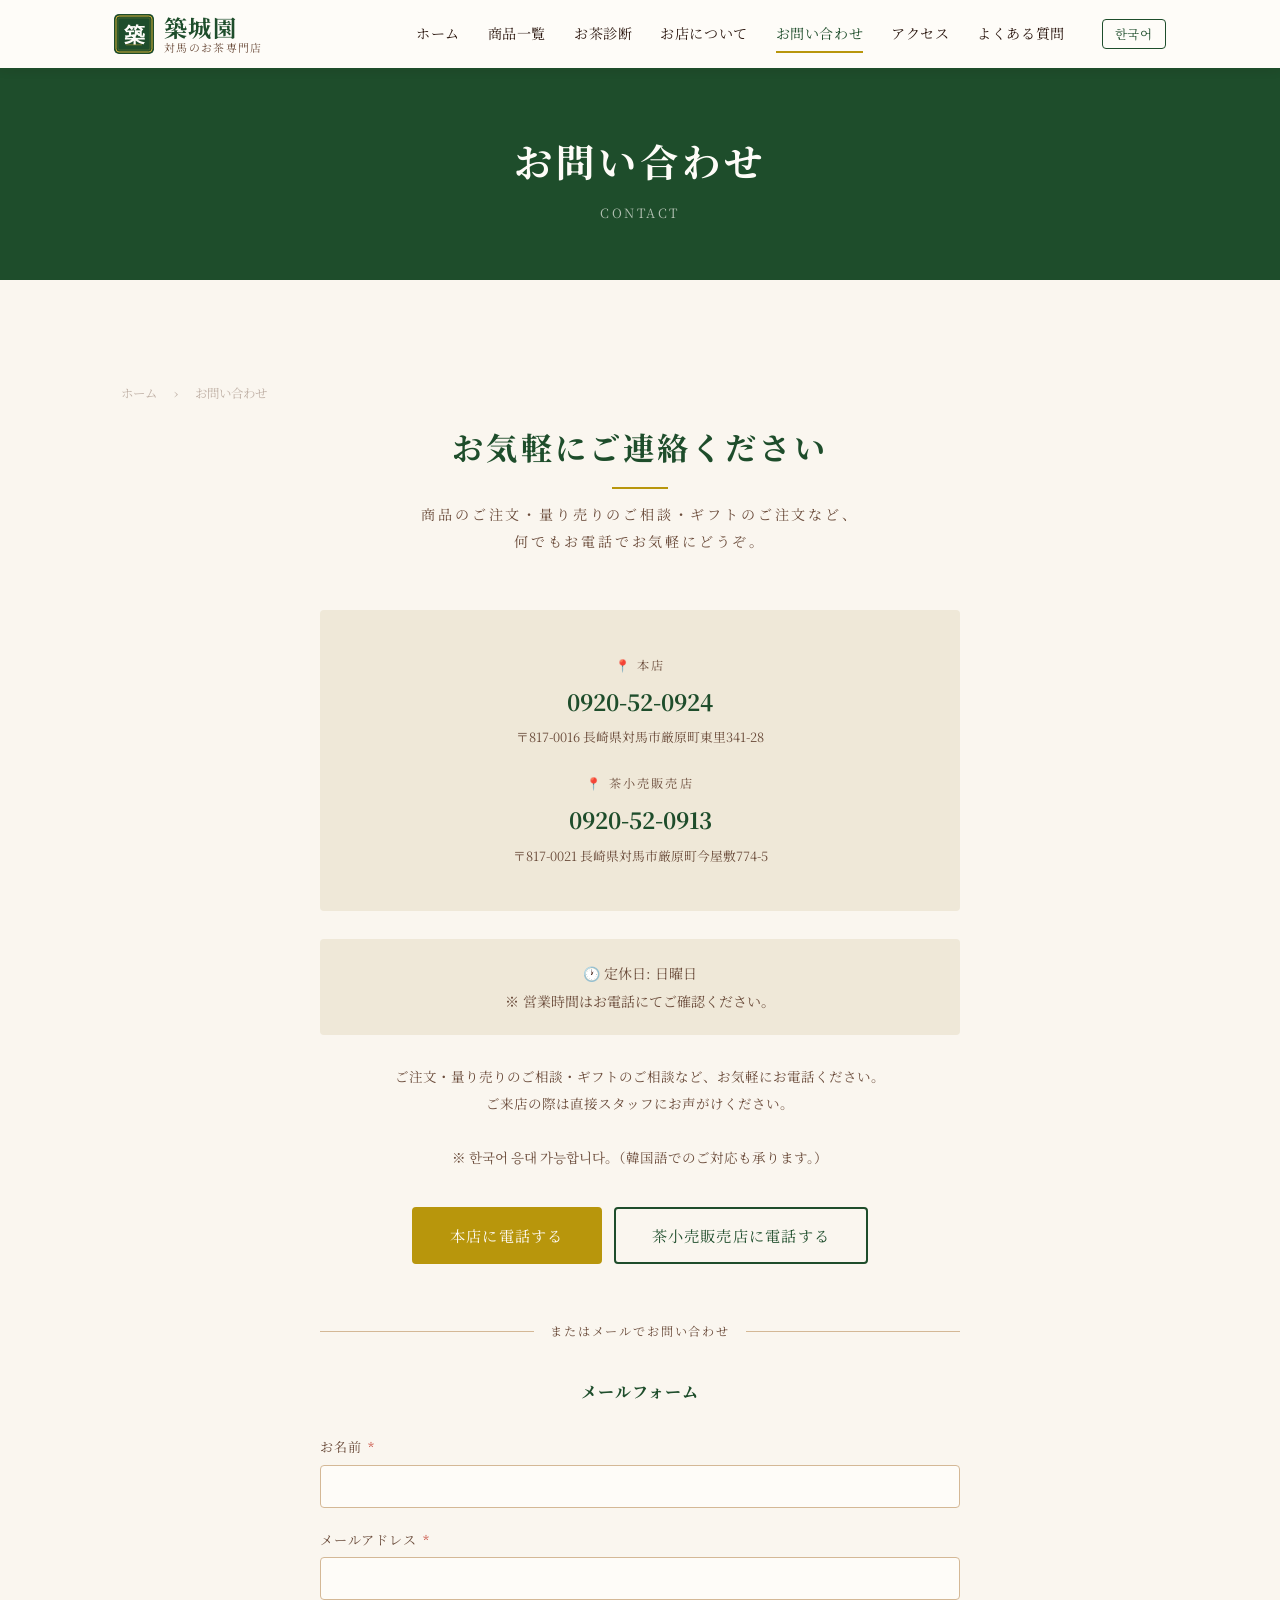
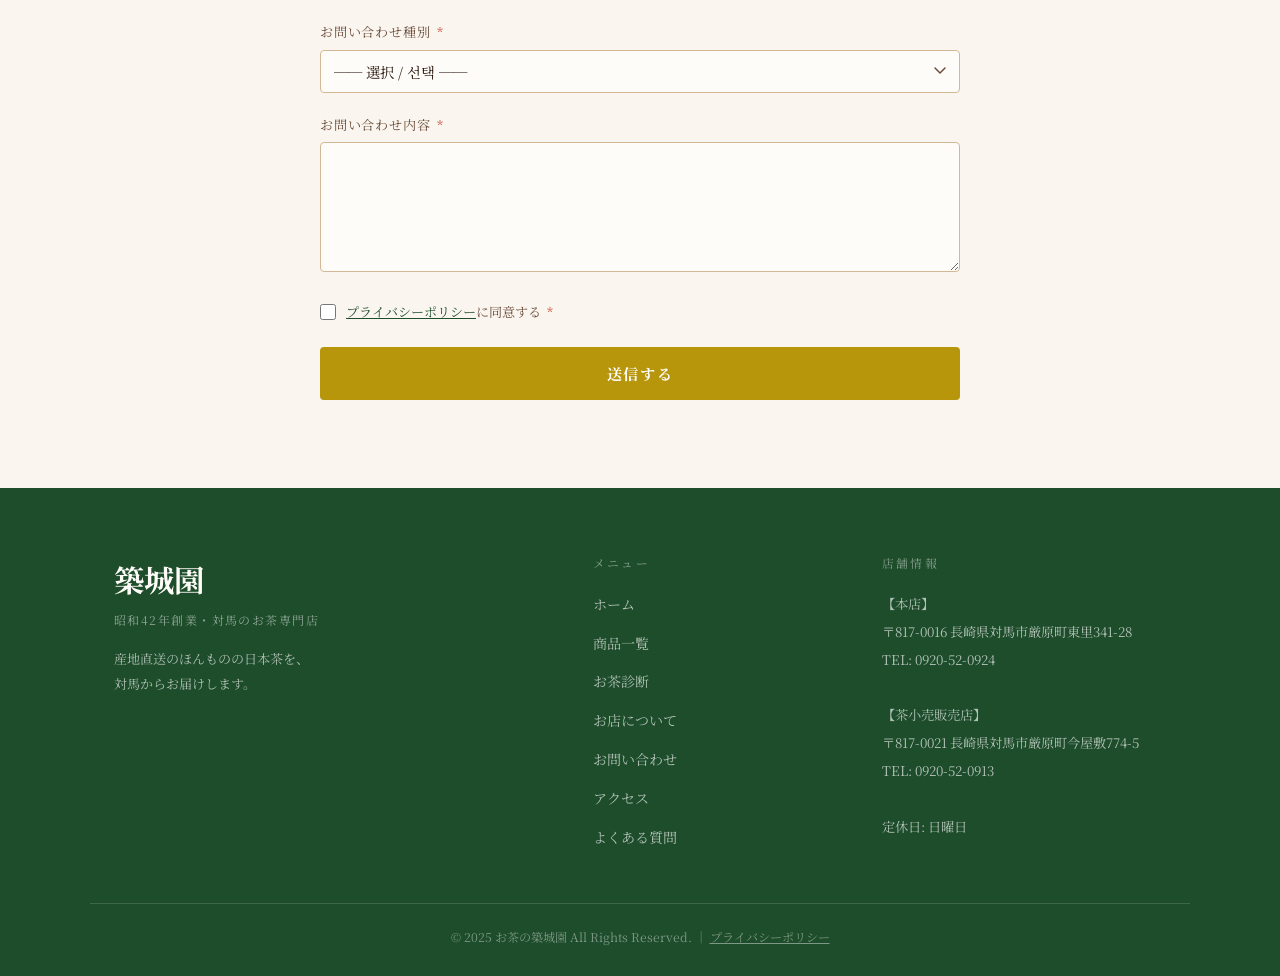
<file: contact.html>
<!DOCTYPE html>
<html lang="ja">
<head>
  <meta charset="UTF-8">
  <meta name="viewport" content="width=device-width, initial-scale=1.0">
  <link rel="icon" href="favicon.svg" type="image/svg+xml">
  <meta name="description" content="お茶の築城園へのお問い合わせ。本店: 0920-52-0924 ／ 茶小売販売店: 0920-52-0913。日曜定休。">
  <meta property="og:type" content="website">
  <meta property="og:site_name" content="お茶の築城園">
  <meta property="og:url" content="https://aokiyuwadayo.github.io/otyanotsuikien/contact.html">
  <meta property="og:title" content="お問い合わせ | お茶の築城園">
  <meta property="og:description" content="お茶の築城園へのお問い合わせ。本店: 0920-52-0924 ／ 茶小売販売店: 0920-52-0913。日曜定休。">
  <meta property="og:image" content="https://aokiyuwadayo.github.io/otyanotsuikien/images/ogp.jpg">
  <meta property="og:locale" content="ja_JP">
  <meta name="twitter:card" content="summary_large_image">
  <title>お問い合わせ | お茶の築城園</title>
  <link rel="preconnect" href="https://fonts.googleapis.com">
  <link rel="preconnect" href="https://fonts.gstatic.com" crossorigin>
  <link href="https://fonts.googleapis.com/css2?family=Noto+Serif+JP:wght@400;500;700&family=Noto+Serif+KR:wght@400;500;700&display=swap" rel="stylesheet">
  <link rel="stylesheet" href="css/style.css">
  <!-- Google Analytics: 下記の G-XXXXXXXXXX を取得した Measurement ID に変更してください -->
  <script async src="https://www.googletagmanager.com/gtag/js?id=G-XXXXXXXXXX"></script>
  <script>
    window.dataLayer = window.dataLayer || [];
    function gtag(){dataLayer.push(arguments);}
    gtag('js', new Date());
    gtag('config', 'G-XXXXXXXXXX');
  </script>
</head>
<body>

<!-- ===== Header ===== -->
<header class="site-header">
  <div class="header-inner">
    <div class="site-logo">
      <a href="index.html">
        <img src="favicon.svg" alt="" class="logo-mark" aria-hidden="true">
        <div class="logo-text">
          <span class="logo-main">築城園</span>
          <span class="logo-sub lang-ja">対馬のお茶専門店</span>
          <span class="logo-sub lang-ko">쓰시마 차 전문점</span>
        </div>
      </a>
    </div>
    <nav class="site-nav" id="siteNav">
      <ul>
        <li><a href="index.html"><span class="lang-ja">ホーム</span><span class="lang-ko">홈</span></a></li>
        <li><a href="products.html"><span class="lang-ja">商品一覧</span><span class="lang-ko">상품 목록</span></a></li>
        <li><a href="diagnosis.html"><span class="lang-ja">お茶診断</span><span class="lang-ko">차 진단</span></a></li>
        <li><a href="about.html"><span class="lang-ja">お店について</span><span class="lang-ko">가게 소개</span></a></li>
        <li><a href="contact.html"><span class="lang-ja">お問い合わせ</span><span class="lang-ko">문의하기</span></a></li>
        <li><a href="access.html"><span class="lang-ja">アクセス</span><span class="lang-ko">오시는 길</span></a></li>
        <li><a href="faq.html"><span class="lang-ja">よくある質問</span><span class="lang-ko">자주 묻는 질문</span></a></li>
      </ul>
    </nav>
    <button class="lang-toggle-btn" id="langToggle">한국어</button>
    <button class="menu-toggle-btn" id="menuToggle">☰</button>
  </div>
</header>

<!-- ===== Page Hero ===== -->
<div class="page-hero">
  <h1 class="page-hero-title lang-ja">お問い合わせ</h1>
  <h1 class="page-hero-title lang-ko">문의하기</h1>
  <p class="page-hero-sub">CONTACT</p>
</div>

<!-- ===== Contact ===== -->
<section class="section">
  <div class="container">

    <nav class="breadcrumb">
      <a href="index.html"><span class="lang-ja">ホーム</span><span class="lang-ko">홈</span></a>
      <span>›</span>
      <span class="lang-ja">お問い合わせ</span><span class="lang-ko">문의하기</span>
    </nav>

    <div class="contact-wrap">
      <div class="section-header reveal">
        <h2 class="section-title">
          <span class="lang-ja">お気軽にご連絡ください</span>
          <span class="lang-ko">편하게 연락해 주세요</span>
        </h2>
        <p class="section-subtitle" style="font-size:.88rem; line-height:1.9;">
          <span class="lang-ja">商品のご注文・量り売りのご相談・ギフトのご注文など、<br>何でもお電話でお気軽にどうぞ。</span>
          <span class="lang-ko">상품 주문・무게 판매 상담・선물 주문 등,<br>무엇이든 전화로 편하게 연락해 주세요.</span>
        </p>
      </div>

      <div class="contact-box reveal">

        <!-- 本店 -->
        <div class="contact-row">
          <p class="contact-label lang-ja">📍 本店</p>
          <p class="contact-label lang-ko">📍 본점</p>
          <p class="contact-value">
            <a href="tel:0920-52-0924" style="font-size:1.4rem; font-weight:700; color:var(--green);">0920-52-0924</a>
          </p>
          <p style="font-size:.8rem; color:var(--text-muted); margin-top:4px;">
            <span class="lang-ja">〒817-0016 長崎県対馬市厳原町東里341-28</span>
            <span class="lang-ko">〒817-0016 나가사키현 쓰시마시 이즈하라마치 히가시자토 341-28</span>
          </p>
        </div>

        <!-- 茶小売販売店 -->
        <div class="contact-row" style="margin-bottom:0;">
          <p class="contact-label lang-ja">📍 茶小売販売店</p>
          <p class="contact-label lang-ko">📍 차 소매 판매점</p>
          <p class="contact-value">
            <a href="tel:0920-52-0913" style="font-size:1.4rem; font-weight:700; color:var(--green);">0920-52-0913</a>
          </p>
          <p style="font-size:.8rem; color:var(--text-muted); margin-top:4px;">
            <span class="lang-ja">〒817-0021 長崎県対馬市厳原町今屋敷774-5</span>
            <span class="lang-ko">〒817-0021 나가사키현 쓰시마시 이즈하라마치 이마야시키 774-5</span>
          </p>
        </div>

      </div>

      <!-- Hours note -->
      <div style="background:var(--bg-dark); border-radius:4px; padding:20px 24px; margin-bottom:28px; font-size:.875rem; color:var(--text-muted); line-height:2;" class="reveal">
        <p>
          <span class="lang-ja">🕐 定休日: 日曜日<br>※ 営業時間はお電話にてご確認ください。</span>
          <span class="lang-ko">🕐 정기 휴일: 일요일<br>※ 영업시간은 전화로 확인해 주세요.</span>
        </p>
      </div>

      <div class="contact-note reveal">
        <p class="lang-ja">
          ご注文・量り売りのご相談・ギフトのご相談など、お気軽にお電話ください。<br>
          ご来店の際は直接スタッフにお声がけください。<br><br>
          ※ 한국어 응대 가능합니다。（韓国語でのご対応も承ります。）
        </p>
        <p class="lang-ko">
          주문・무게 판매 상담・선물 상담 등, 편하게 전화해 주세요.<br>
          방문 시에는 직접 스태프에게 말씀해 주세요.<br><br>
          ※ 한국어 응대 가능합니다。（韓国語でのご対応も承ります。）
        </p>
      </div>

      <div style="text-align:center; margin-top:36px; display:flex; gap:12px; justify-content:center; flex-wrap:wrap;" class="reveal">
        <a href="tel:0920-52-0924" class="btn btn-primary">
          <span class="lang-ja">本店に電話する</span>
          <span class="lang-ko">본점에 전화하기</span>
        </a>
        <a href="tel:0920-52-0913" class="btn btn-outline">
          <span class="lang-ja">茶小売販売店に電話する</span>
          <span class="lang-ko">소매 판매점에 전화하기</span>
        </a>
      </div>

      <!-- ===== Mail Form ===== -->
      <div class="reveal" style="margin-top:56px;">
        <div style="display:flex; align-items:center; gap:16px; margin-bottom:36px;">
          <div style="flex:1; height:1px; background:var(--border);"></div>
          <p style="font-size:.76rem; color:var(--text-muted); letter-spacing:.15em; white-space:nowrap; flex-shrink:0;">
            <span class="lang-ja">またはメールでお問い合わせ</span>
            <span class="lang-ko">또는 이메일로 문의하기</span>
          </p>
          <div style="flex:1; height:1px; background:var(--border);"></div>
        </div>

        <p class="contact-form-title">
          <span class="lang-ja">メールフォーム</span>
          <span class="lang-ko">이메일 문의 양식</span>
        </p>

        <!--
          【フォーム送信の設定方法】
          1. https://formspree.io でアカウント作成（無料プランあり）
          2. 新しいフォームを作成し、発行されたフォームIDを取得
          3. 下記 action 属性の "YOUR_FORM_ID" をそのIDに置き換える
             例: action="https://formspree.io/f/xyzabcde"
        -->
        <form id="contactForm" action="https://formspree.io/f/mdabggqo" method="POST">

          <div class="form-group">
            <label class="form-label" for="form-name">
              <span class="lang-ja">お名前 <span class="form-required">*</span></span>
              <span class="lang-ko">이름 <span class="form-required">*</span></span>
            </label>
            <input type="text" id="form-name" name="name" class="form-input" required autocomplete="name">
          </div>

          <div class="form-group">
            <label class="form-label" for="form-email">
              <span class="lang-ja">メールアドレス <span class="form-required">*</span></span>
              <span class="lang-ko">이메일 주소 <span class="form-required">*</span></span>
            </label>
            <input type="email" id="form-email" name="email" class="form-input" required autocomplete="email">
          </div>

          <div class="form-group">
            <label class="form-label" for="form-category">
              <span class="lang-ja">お問い合わせ種別 <span class="form-required">*</span></span>
              <span class="lang-ko">문의 유형 <span class="form-required">*</span></span>
            </label>
            <select id="form-category" name="category" class="form-select" required>
              <option value="" disabled selected>── 選択 / 선택 ──</option>
              <option value="商品の注文・量り売り">商品の注文・量り売り / 상품 주문・무게 판매</option>
              <option value="ギフト・贈答">ギフト・贈答 / 선물・답례품</option>
              <option value="商品について">商品について / 상품에 대해</option>
              <option value="その他">その他 / 기타</option>
            </select>
          </div>

          <div class="form-group">
            <label class="form-label" for="form-message">
              <span class="lang-ja">お問い合わせ内容 <span class="form-required">*</span></span>
              <span class="lang-ko">문의 내용 <span class="form-required">*</span></span>
            </label>
            <textarea id="form-message" name="message" class="form-textarea" required></textarea>
          </div>

          <div class="form-group">
            <label class="form-checkbox-wrap">
              <input type="checkbox" name="privacy_agreed" required>
              <span>
                <span class="lang-ja"><a href="privacy.html" style="color:var(--green); text-decoration:underline;">プライバシーポリシー</a>に同意する <span class="form-required">*</span></span>
                <span class="lang-ko"><a href="privacy.html" style="color:var(--green); text-decoration:underline;">개인정보 처리방침</a>에 동의합니다 <span class="form-required">*</span></span>
              </span>
            </label>
          </div>

          <button type="submit" class="form-submit" id="formSubmit">
            <span class="lang-ja">送信する</span>
            <span class="lang-ko">전송하기</span>
          </button>

          <div id="formStatus" class="form-status" role="alert"></div>

        </form>
      </div>

    </div>

  </div>
</section>

<!-- ===== Footer ===== -->
<footer class="site-footer">
  <div class="footer-inner">
    <div>
      <p class="footer-logo-main">築城園</p>
      <p class="footer-logo-sub lang-ja">昭和42年創業・対馬のお茶専門店</p>
      <p class="footer-logo-sub lang-ko">쇼와 42년 창업・쓰시마 차 전문점</p>
      <p class="footer-tagline lang-ja">産地直送のほんものの日本茶を、<br>対馬からお届けします。</p>
      <p class="footer-tagline lang-ko">산지 직송의 진짜 일본차를,<br>쓰시마에서 전합니다.</p>
    </div>
    <div>
      <p class="footer-heading lang-ja">メニュー</p>
      <p class="footer-heading lang-ko">메뉴</p>
      <nav class="footer-nav">
        <ul>
          <li><a href="index.html"><span class="lang-ja">ホーム</span><span class="lang-ko">홈</span></a></li>
          <li><a href="products.html"><span class="lang-ja">商品一覧</span><span class="lang-ko">상품 목록</span></a></li>
        <li><a href="diagnosis.html"><span class="lang-ja">お茶診断</span><span class="lang-ko">차 진단</span></a></li>
          <li><a href="about.html"><span class="lang-ja">お店について</span><span class="lang-ko">가게 소개</span></a></li>
          <li><a href="contact.html"><span class="lang-ja">お問い合わせ</span><span class="lang-ko">문의하기</span></a></li>
          <li><a href="access.html"><span class="lang-ja">アクセス</span><span class="lang-ko">오시는 길</span></a></li>
          <li><a href="faq.html"><span class="lang-ja">よくある質問</span><span class="lang-ko">자주 묻는 질문</span></a></li>
        </ul>
      </nav>
    </div>
    <div>
      <p class="footer-heading lang-ja">店舗情報</p>
      <p class="footer-heading lang-ko">점포 정보</p>
      <p class="footer-info lang-ja">
        【本店】<br>〒817-0016 長崎県対馬市厳原町東里341-28<br>TEL: 0920-52-0924<br><br>
        【茶小売販売店】<br>〒817-0021 長崎県対馬市厳原町今屋敷774-5<br>TEL: 0920-52-0913<br><br>
        定休日: 日曜日
      </p>
      <p class="footer-info lang-ko">
        【본점】<br>〒817-0016 나가사키현 쓰시마시 이즈하라마치 히가시자토 341-28<br>TEL: 0920-52-0924<br><br>
        【차 소매 판매점】<br>〒817-0021 나가사키현 쓰시마시 이즈하라마치 이마야시키 774-5<br>TEL: 0920-52-0913<br><br>
        정기 휴일: 일요일
      </p>
    </div>
  </div>
  <div class="footer-bottom">
    <p>
      © 2025 お茶の築城園 All Rights Reserved.
      ｜ <a href="privacy.html" style="color:inherit; text-decoration:underline;"><span class="lang-ja">プライバシーポリシー</span><span class="lang-ko">개인정보 처리방침</span></a>
    </p>
  </div>
</footer>

<button id="toTopBtn" class="to-top-btn" aria-label="ページトップへ">↑</button>
<script src="js/main.js"></script>
</body>
</html>
</file>
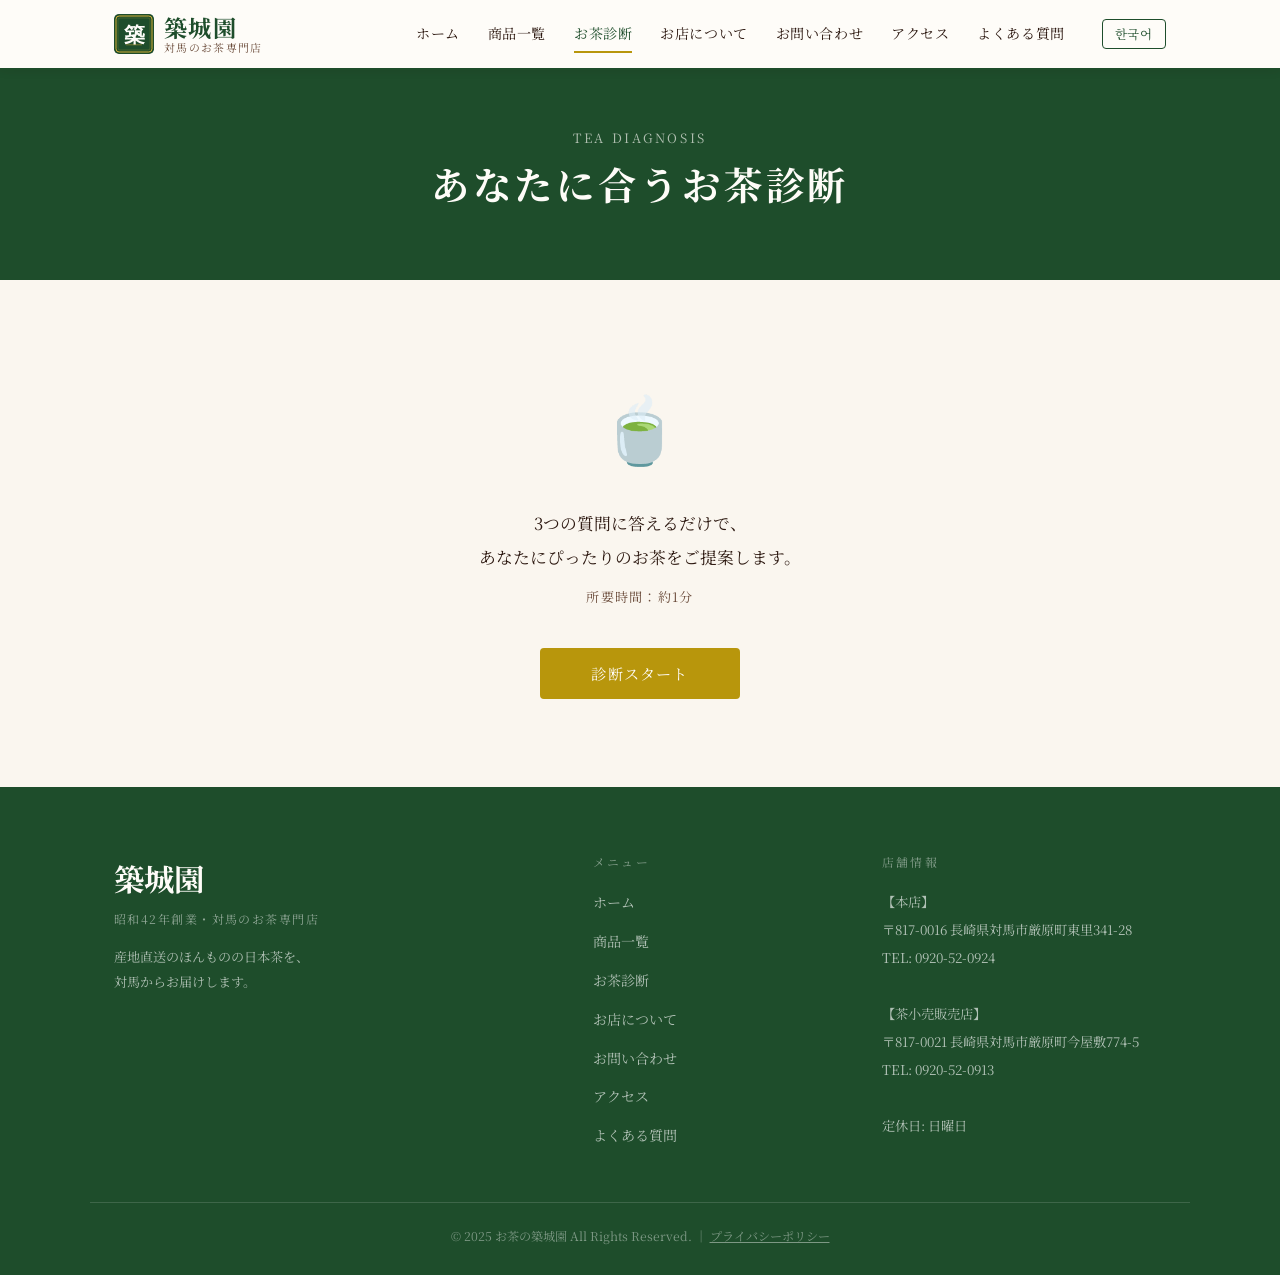
<file: diagnosis.html>
<!DOCTYPE html>
<html lang="ja">
<head>
  <meta charset="UTF-8">
  <meta name="viewport" content="width=device-width, initial-scale=1.0">
  <link rel="icon" href="favicon.svg" type="image/svg+xml">
  <meta name="description" content="3つの質問に答えるだけで、あなたにぴったりのお茶をご提案します。">
  <meta property="og:type" content="website">
  <meta property="og:site_name" content="お茶の築城園">
  <meta property="og:url" content="https://aokiyuwadayo.github.io/otyanotsuikien/diagnosis.html">
  <meta property="og:title" content="お茶診断 | お茶の築城園">
  <meta property="og:description" content="3つの質問に答えるだけで、あなたにぴったりのお茶をご提案します。">
  <meta property="og:image" content="https://aokiyuwadayo.github.io/otyanotsuikien/images/ogp.jpg">
  <meta property="og:locale" content="ja_JP">
  <meta name="twitter:card" content="summary_large_image">
  <title>お茶診断 | お茶の築城園</title>
  <link rel="preconnect" href="https://fonts.googleapis.com">
  <link rel="preconnect" href="https://fonts.gstatic.com" crossorigin>
  <link href="https://fonts.googleapis.com/css2?family=Noto+Serif+JP:wght@400;500;700&family=Noto+Serif+KR:wght@400;500;700&display=swap" rel="stylesheet">
  <link rel="stylesheet" href="css/style.css">
  <!-- Google Analytics: 下記の G-XXXXXXXXXX を取得した Measurement ID に変更してください -->
  <script async src="https://www.googletagmanager.com/gtag/js?id=G-XXXXXXXXXX"></script>
  <script>
    window.dataLayer = window.dataLayer || [];
    function gtag(){dataLayer.push(arguments);}
    gtag('js', new Date());
    gtag('config', 'G-XXXXXXXXXX');
  </script>
</head>
<body>

<!-- ===== Header ===== -->
<header class="site-header">
  <div class="header-inner">
    <div class="site-logo">
      <a href="index.html">
        <img src="favicon.svg" alt="" class="logo-mark" aria-hidden="true">
        <div class="logo-text">
          <span class="logo-main">築城園</span>
          <span class="logo-sub lang-ja">対馬のお茶専門店</span>
          <span class="logo-sub lang-ko">쓰시마 차 전문점</span>
        </div>
      </a>
    </div>
    <nav class="site-nav" id="siteNav">
      <ul>
        <li><a href="index.html"><span class="lang-ja">ホーム</span><span class="lang-ko">홈</span></a></li>
        <li><a href="products.html"><span class="lang-ja">商品一覧</span><span class="lang-ko">상품 목록</span></a></li>
        <li><a href="diagnosis.html" class="active"><span class="lang-ja">お茶診断</span><span class="lang-ko">차 진단</span></a></li>
        <li><a href="about.html"><span class="lang-ja">お店について</span><span class="lang-ko">가게 소개</span></a></li>
        <li><a href="contact.html"><span class="lang-ja">お問い合わせ</span><span class="lang-ko">문의하기</span></a></li>
        <li><a href="access.html"><span class="lang-ja">アクセス</span><span class="lang-ko">오시는 길</span></a></li>
        <li><a href="faq.html"><span class="lang-ja">よくある質問</span><span class="lang-ko">자주 묻는 질문</span></a></li>
      </ul>
    </nav>
    <button class="lang-toggle-btn" id="langToggle">한국어</button>
    <button class="menu-toggle-btn" id="menuToggle">☰</button>
  </div>
</header>

<!-- ===== Page Hero ===== -->
<section class="page-hero">
  <div class="container">
    <p class="page-hero-sub">TEA DIAGNOSIS</p>
    <h1 class="page-hero-title lang-ja">あなたに合うお茶診断</h1>
    <h1 class="page-hero-title lang-ko">당신에게 맞는 차 진단</h1>
  </div>
</section>

<!-- ===== Diagnosis ===== -->
<section class="section">
  <div class="container">
    <div class="diag-wrap">

      <!-- Intro -->
      <div id="diagIntro" class="diag-panel diag-panel-active">
        <div class="diag-intro-icon">🍵</div>
        <p class="diag-intro-lead lang-ja">3つの質問に答えるだけで、<br>あなたにぴったりのお茶をご提案します。</p>
        <p class="diag-intro-lead lang-ko">3가지 질문에 답하기만 하면,<br>당신에게 딱 맞는 차를 추천해 드립니다.</p>
        <p class="diag-intro-note lang-ja">所要時間：約1分</p>
        <p class="diag-intro-note lang-ko">소요 시간：약 1분</p>
        <button class="btn btn-primary diag-start-btn" id="diagStart">
          <span class="lang-ja">診断スタート</span>
          <span class="lang-ko">진단 시작</span>
        </button>
      </div>

      <!-- Quiz -->
      <div id="diagQuiz" class="diag-panel">
        <div class="diag-progress-wrap">
          <div class="diag-progress-bar" id="diagProgressBar"></div>
        </div>
        <p class="diag-step-label" id="diagStepLabel"></p>
        <h2 class="diag-question" id="diagQuestion"></h2>
        <div class="diag-answers" id="diagAnswers"></div>
      </div>

      <!-- Result -->
      <div id="diagResult" class="diag-panel">
        <p class="diag-result-label lang-ja">あなたにおすすめのお茶</p>
        <p class="diag-result-label lang-ko">당신에게 추천하는 차</p>
        <div class="diag-result-card">
          <div class="diag-result-icon" id="resultIcon"></div>
          <p class="diag-result-tag" id="resultTag"></p>
          <h2 class="diag-result-name" id="resultName"></h2>
          <p class="diag-result-origin" id="resultOrigin"></p>
          <p class="diag-result-desc" id="resultDesc"></p>
          <div class="diag-result-actions">
            <a href="products.html" class="btn btn-primary" id="resultLink">
              <span class="lang-ja">商品を見る</span>
              <span class="lang-ko">상품 보기</span>
            </a>
            <button class="btn btn-outline" id="diagRetry">
              <span class="lang-ja">もう一度診断する</span>
              <span class="lang-ko">다시 진단하기</span>
            </button>
          </div>
        </div>
      </div>

    </div>
  </div>
</section>

<!-- ===== Footer ===== -->
<footer class="site-footer">
  <div class="footer-inner">
    <div>
      <p class="footer-logo-main">築城園</p>
      <p class="footer-logo-sub lang-ja">昭和42年創業・対馬のお茶専門店</p>
      <p class="footer-logo-sub lang-ko">쇼와 42년 창업・쓰시마 차 전문점</p>
      <p class="footer-tagline lang-ja">産地直送のほんものの日本茶を、<br>対馬からお届けします。</p>
      <p class="footer-tagline lang-ko">산지 직송의 진짜 일본차를,<br>쓰시마에서 전합니다.</p>
    </div>
    <div>
      <p class="footer-heading lang-ja">メニュー</p>
      <p class="footer-heading lang-ko">메뉴</p>
      <nav class="footer-nav">
        <ul>
          <li><a href="index.html"><span class="lang-ja">ホーム</span><span class="lang-ko">홈</span></a></li>
          <li><a href="products.html"><span class="lang-ja">商品一覧</span><span class="lang-ko">상품 목록</span></a></li>
          <li><a href="diagnosis.html"><span class="lang-ja">お茶診断</span><span class="lang-ko">차 진단</span></a></li>
          <li><a href="about.html"><span class="lang-ja">お店について</span><span class="lang-ko">가게 소개</span></a></li>
          <li><a href="contact.html"><span class="lang-ja">お問い合わせ</span><span class="lang-ko">문의하기</span></a></li>
          <li><a href="access.html"><span class="lang-ja">アクセス</span><span class="lang-ko">오시는 길</span></a></li>
          <li><a href="faq.html"><span class="lang-ja">よくある質問</span><span class="lang-ko">자주 묻는 질문</span></a></li>
        </ul>
      </nav>
    </div>
    <div>
      <p class="footer-heading lang-ja">店舗情報</p>
      <p class="footer-heading lang-ko">점포 정보</p>
      <p class="footer-info lang-ja">
        【本店】<br>〒817-0016 長崎県対馬市厳原町東里341-28<br>TEL: 0920-52-0924<br><br>
        【茶小売販売店】<br>〒817-0021 長崎県対馬市厳原町今屋敷774-5<br>TEL: 0920-52-0913<br><br>
        定休日: 日曜日
      </p>
      <p class="footer-info lang-ko">
        【본점】<br>〒817-0016 나가사키현 쓰시마시 이즈하라마치 히가시자토 341-28<br>TEL: 0920-52-0924<br><br>
        【차 소매 판매점】<br>〒817-0021 나가사키현 쓰시마시 이즈하라마치 이마야시키 774-5<br>TEL: 0920-52-0913<br><br>
        정기 휴일: 일요일
      </p>
    </div>
  </div>
  <div class="footer-bottom">
    <p>
      © 2025 お茶の築城園 All Rights Reserved.
      ｜ <a href="privacy.html" style="color:inherit; text-decoration:underline;"><span class="lang-ja">プライバシーポリシー</span><span class="lang-ko">개인정보 처리방침</span></a>
    </p>
  </div>
</footer>

<button id="toTopBtn" class="to-top-btn" aria-label="ページトップへ">↑</button>
<script src="js/main.js"></script>
<script>
(function () {
  const QUESTIONS = [
    {
      ja: 'どんな味わいが好きですか？',
      ko: '어떤 맛을 좋아하세요?',
      answers: [
        { ja: 'まろやか・甘め',        ko: '부드럽고 달콤한',          icon: '🍵', scores: [2,0,0,0] },
        { ja: 'すっきり・渋め',        ko: '깔끔하고 떫은맛',          icon: '🌿', scores: [0,2,0,0] },
        { ja: '香ばしい・深い香り',    ko: '구수하고 깊은 향',         icon: '🏮', scores: [0,0,2,0] },
        { ja: '軽やか・さわやか',      ko: '가볍고 상쾌한',            icon: '💧', scores: [0,0,0,2] },
      ]
    },
    {
      ja: 'いつ飲みたいですか？',
      ko: '언제 마시고 싶으세요?',
      answers: [
        { ja: '朝・シャキッと目覚めたい',    ko: '아침에 상쾌하게',    icon: '🌅', scores: [0,1,0,1] },
        { ja: '食後・ほっとひと息',          ko: '식후에 여유롭게',    icon: '🍽️', scores: [1,1,0,0] },
        { ja: '夜・ゆったりリラックス',      ko: '밤에 편안하게',      icon: '🌙', scores: [0,0,2,0] },
        { ja: 'おもてなし・贈り物に',        ko: '손님 접대·선물로',   icon: '🎁', scores: [1,0,0,1] },
      ]
    },
    {
      ja: 'お茶に何を求めますか？',
      ko: '차에서 무엇을 원하세요?',
      answers: [
        { ja: '旨みと濃厚なコク',              ko: '감칠맛과 진한 풍미',       icon: '✨', scores: [2,0,0,0] },
        { ja: '本格的な渋みと香り',            ko: '본격적인 떫은맛과 향',     icon: '🍃', scores: [0,2,0,0] },
        { ja: '体にやさしい・カフェイン少なめ', ko: '몸에 순한·카페인 적게',    icon: '💚', scores: [0,0,2,0] },
        { ja: '上品な甘みと風雅さ',            ko: '품격 있는 단맛과 우아함',  icon: '🌸', scores: [0,0,0,2] },
      ]
    }
  ];

  const RESULTS = [
    {
      name_ja: '八女深むし煎茶',    name_ko: '야메 후카무시 센차',
      origin_ja: '福岡・八女産',    origin_ko: '후쿠오카・야메산',
      tag_ja: '濃厚・まろやか',     tag_ko: '진하고 부드러운',
      icon: '🍵',
      desc_ja: '濃厚なコクと甘みが特徴の八女産深蒸し煎茶。じっくり蒸し上げることでまろやかに仕上がり、お茶の旨みをしっかり感じられます。毎日のほっとひと息にぴったりの一杯です。',
      desc_ko: '진한 풍미와 단맛이 특징인 야메산 후카무시 센차. 천천히 쪄서 부드럽게 완성되어, 차의 감칠맛을 제대로 느낄 수 있습니다. 매일의 여유로운 한 잔에 딱입니다.',
      link: 'product-detail.html',
    },
    {
      name_ja: '知覧煎茶',          name_ko: '치란 센차',
      origin_ja: '鹿児島・知覧産',  origin_ko: '가고시마・치란산',
      tag_ja: 'すっきり・本格派',   tag_ko: '깔끔하고 본격적인',
      icon: '🌿',
      desc_ja: '鹿児島・知覧の豊かな大地が育てた本格煎茶。すっきりとした渋みと爽やかな香りが特徴で、緑茶らしい清々しい一杯をお楽しみいただけます。',
      desc_ko: '가고시마 치란의 풍요로운 대지가 키운 본격 센차. 깔끔한 떫은맛과 상쾌한 향기가 특징으로, 녹차다운 청량한 한 잔을 즐길 수 있습니다.',
      link: 'products.html',
    },
    {
      name_ja: 'ほうじ茶',          name_ko: '호지차',
      origin_ja: '産地直送',        origin_ko: '산지 직송',
      tag_ja: '香ばしい・やさしい', tag_ko: '구수하고 순한',
      icon: '🏮',
      desc_ja: '茶葉を丁寧に焙じた、香ばしく温かみのあるほうじ茶。カフェインが少なく夜にも安心して飲め、お子さまからお年寄りまで幅広く愛されています。',
      desc_ko: '찻잎을 정성껏 볶은, 구수하고 따뜻한 호지차. 카페인이 적어 밤에도 안심하고 마실 수 있으며, 어린이부터 어르신까지 폭넓게 사랑받고 있습니다.',
      link: 'products.html',
    },
    {
      name_ja: '嬉野煎茶',          name_ko: '우레시노 센차',
      origin_ja: '佐賀・嬉野産',    origin_ko: '사가・우레시노산',
      tag_ja: '上品・さわやか',     tag_ko: '품격 있고 상쾌한',
      icon: '🌸',
      desc_ja: '佐賀・嬉野の清らかな水と温暖な気候が育てた上品な煎茶。軽やかな甘みとさわやかな後味が特徴で、贈り物にも喜ばれます。',
      desc_ko: '사가 우레시노의 맑은 물과 온화한 기후가 키운 품격 있는 센차. 가벼운 단맛과 상쾌한 여운이 특징으로, 선물로도 인기입니다.',
      link: 'products.html',
    },
  ];

  const isKo = () => document.body.classList.contains('ko');
  const t = (ja, ko) => isKo() ? ko : ja;

  let current = 0;
  let scores  = [0, 0, 0, 0];

  const panels = {
    intro:  document.getElementById('diagIntro'),
    quiz:   document.getElementById('diagQuiz'),
    result: document.getElementById('diagResult'),
  };

  function showPanel(name) {
    Object.values(panels).forEach(p => p.classList.remove('diag-panel-active'));
    panels[name].classList.add('diag-panel-active');
    window.scrollTo({ top: panels[name].getBoundingClientRect().top + window.scrollY - 100, behavior: 'smooth' });
  }

  function renderQuestion() {
    const q = QUESTIONS[current];
    const total = QUESTIONS.length;

    document.getElementById('diagProgressBar').style.width = (current / total * 100) + '%';
    document.getElementById('diagStepLabel').innerHTML =
      `<span class="lang-ja">質問 ${current + 1} / ${total}</span>` +
      `<span class="lang-ko">질문 ${current + 1} / ${total}</span>`;

    document.getElementById('diagQuestion').innerHTML =
      `<span class="lang-ja">${q.ja}</span><span class="lang-ko">${q.ko}</span>`;

    const answersEl = document.getElementById('diagAnswers');
    answersEl.innerHTML = '';
    q.answers.forEach(a => {
      const btn = document.createElement('button');
      btn.className = 'diag-answer-btn';
      btn.innerHTML =
        `<span class="diag-answer-icon">${a.icon}</span>` +
        `<span class="diag-answer-text">` +
          `<span class="lang-ja">${a.ja}</span>` +
          `<span class="lang-ko">${a.ko}</span>` +
        `</span>`;
      btn.addEventListener('click', () => selectAnswer(a.scores));
      answersEl.appendChild(btn);
    });
  }

  function selectAnswer(answerScores) {
    answerScores.forEach((s, i) => { scores[i] += s; });
    current++;
    if (current < QUESTIONS.length) {
      renderQuestion();
    } else {
      showResult();
    }
  }

  function showResult() {
    document.getElementById('diagProgressBar').style.width = '100%';

    const maxScore = Math.max(...scores);
    const idx = scores.indexOf(maxScore);
    const r = RESULTS[idx];

    document.getElementById('resultIcon').textContent = r.icon;
    document.getElementById('resultTag').innerHTML =
      `<span class="lang-ja">${r.tag_ja}</span><span class="lang-ko">${r.tag_ko}</span>`;
    document.getElementById('resultName').innerHTML =
      `<span class="lang-ja">${r.name_ja}</span><span class="lang-ko">${r.name_ko}</span>`;
    document.getElementById('resultOrigin').innerHTML =
      `<span class="lang-ja">${r.origin_ja}</span><span class="lang-ko">${r.origin_ko}</span>`;
    document.getElementById('resultDesc').innerHTML =
      `<span class="lang-ja">${r.desc_ja}</span><span class="lang-ko">${r.desc_ko}</span>`;
    document.getElementById('resultLink').href = r.link;

    showPanel('result');
  }

  function reset() {
    current = 0;
    scores  = [0, 0, 0, 0];
  }

  document.getElementById('diagStart').addEventListener('click', () => {
    reset();
    renderQuestion();
    showPanel('quiz');
  });

  document.getElementById('diagRetry').addEventListener('click', () => {
    reset();
    showPanel('intro');
  });
})();
</script>
</body>
</html>
</file>
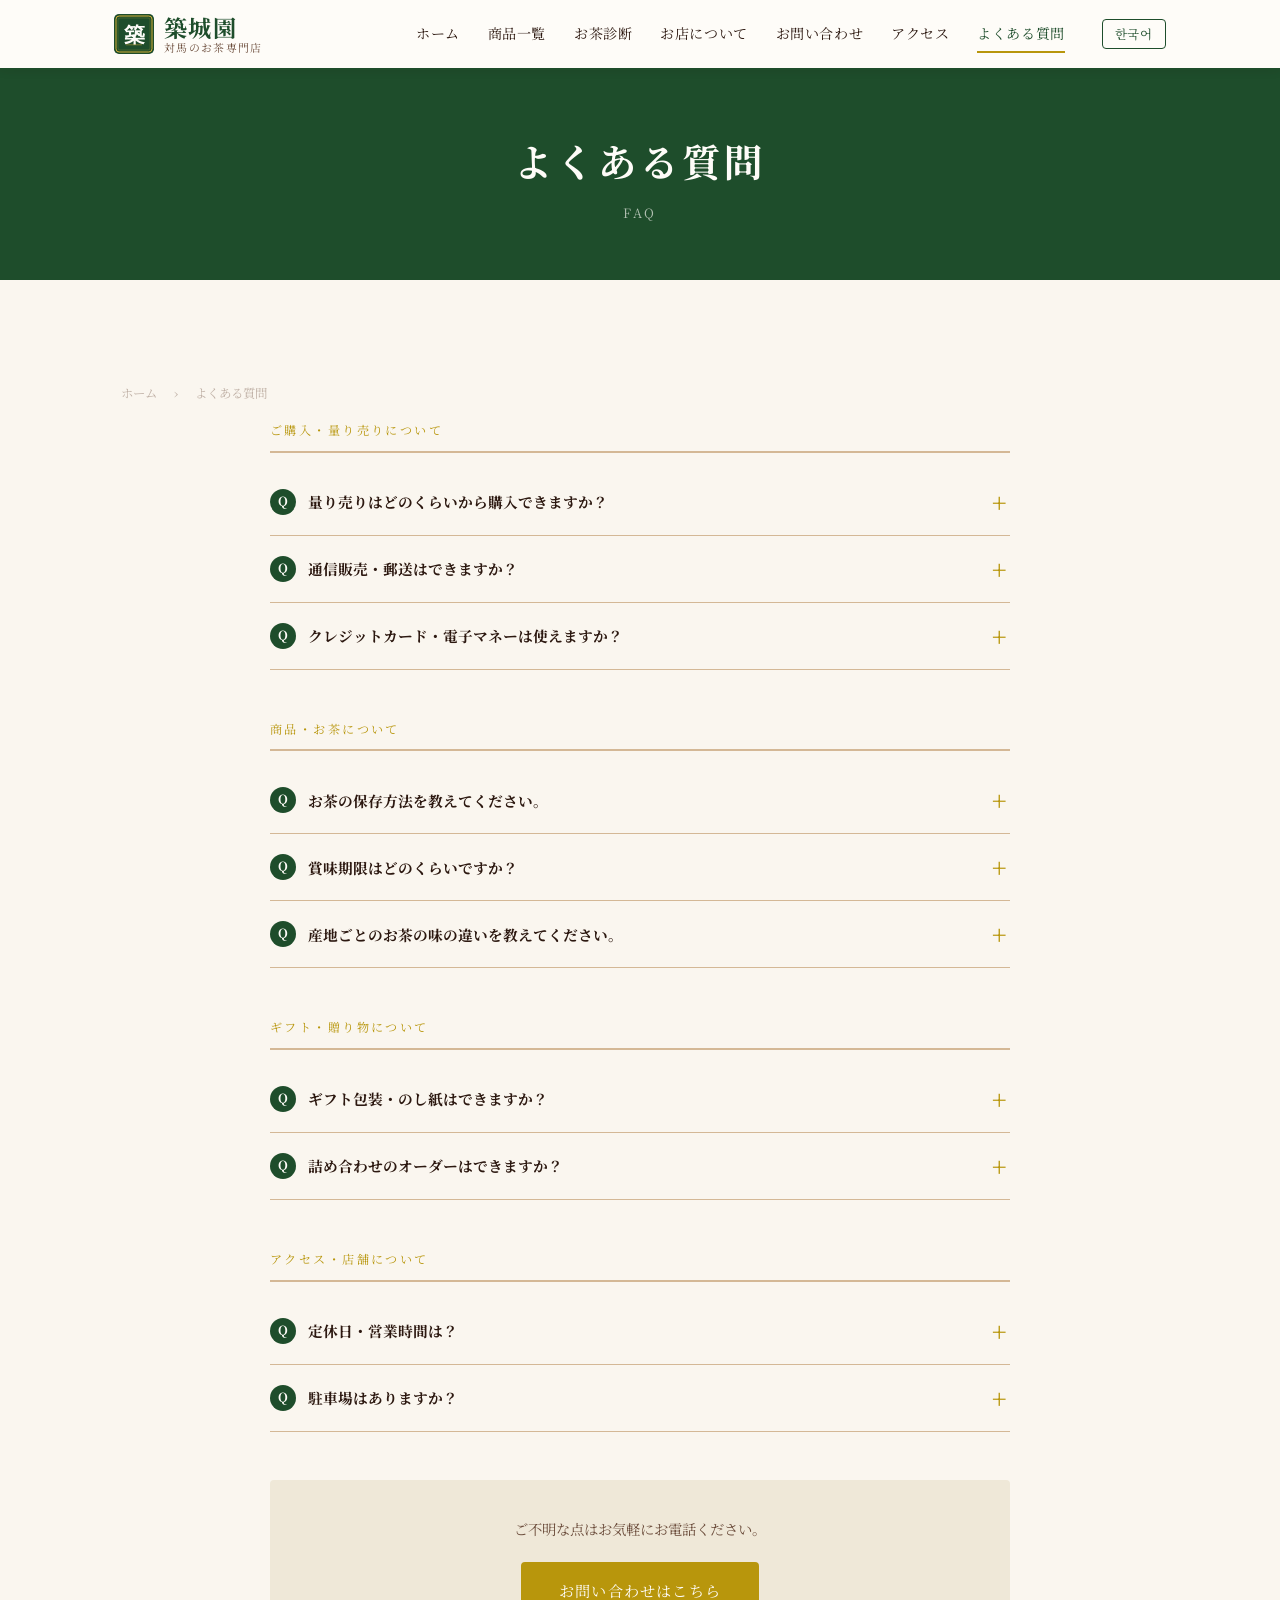
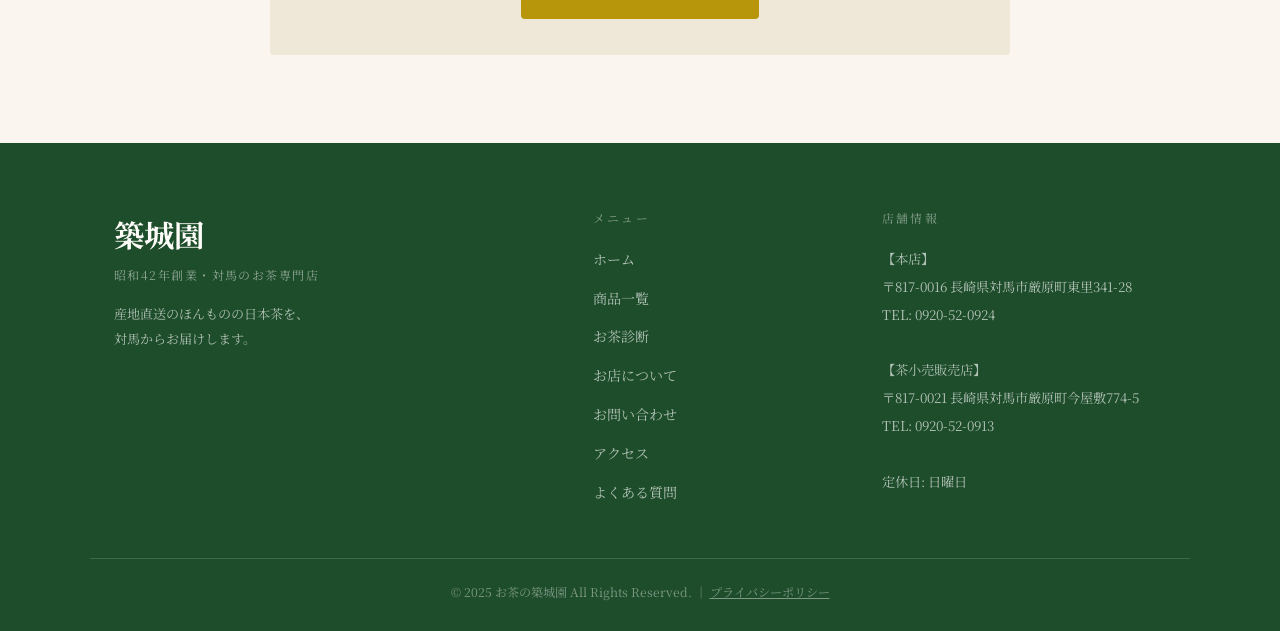
<file: faq.html>
<!DOCTYPE html>
<html lang="ja">
<head>
  <meta charset="UTF-8">
  <meta name="viewport" content="width=device-width, initial-scale=1.0">
  <link rel="icon" href="favicon.svg" type="image/svg+xml">
  <meta name="description" content="お茶の築城園に関するよくある質問。量り売り・ギフト・お茶の保存方法・アクセスなどをまとめました。">
  <meta property="og:type" content="website">
  <meta property="og:site_name" content="お茶の築城園">
  <meta property="og:url" content="https://aokiyuwadayo.github.io/otyanotsuikien/faq.html">
  <meta property="og:title" content="よくある質問 | お茶の築城園">
  <meta property="og:description" content="お茶の築城園に関するよくある質問。量り売り・ギフト・お茶の保存方法・アクセスなどをまとめました。">
  <meta property="og:image" content="https://aokiyuwadayo.github.io/otyanotsuikien/images/ogp.jpg">
  <meta property="og:locale" content="ja_JP">
  <meta name="twitter:card" content="summary_large_image">
  <title>よくある質問 | お茶の築城園</title>
  <link rel="preconnect" href="https://fonts.googleapis.com">
  <link rel="preconnect" href="https://fonts.gstatic.com" crossorigin>
  <link href="https://fonts.googleapis.com/css2?family=Noto+Serif+JP:wght@400;500;700&family=Noto+Serif+KR:wght@400;500;700&display=swap" rel="stylesheet">
  <link rel="stylesheet" href="css/style.css">
  <!-- Google Analytics: 下記の G-XXXXXXXXXX を取得した Measurement ID に変更してください -->
  <script async src="https://www.googletagmanager.com/gtag/js?id=G-XXXXXXXXXX"></script>
  <script>
    window.dataLayer = window.dataLayer || [];
    function gtag(){dataLayer.push(arguments);}
    gtag('js', new Date());
    gtag('config', 'G-XXXXXXXXXX');
  </script>
</head>
<body>

<!-- ===== Header ===== -->
<header class="site-header">
  <div class="header-inner">
    <div class="site-logo">
      <a href="index.html">
        <img src="favicon.svg" alt="" class="logo-mark" aria-hidden="true">
        <div class="logo-text">
          <span class="logo-main">築城園</span>
          <span class="logo-sub lang-ja">対馬のお茶専門店</span>
          <span class="logo-sub lang-ko">쓰시마 차 전문점</span>
        </div>
      </a>
    </div>
    <nav class="site-nav" id="siteNav">
      <ul>
        <li><a href="index.html"><span class="lang-ja">ホーム</span><span class="lang-ko">홈</span></a></li>
        <li><a href="products.html"><span class="lang-ja">商品一覧</span><span class="lang-ko">상품 목록</span></a></li>
        <li><a href="diagnosis.html"><span class="lang-ja">お茶診断</span><span class="lang-ko">차 진단</span></a></li>
        <li><a href="about.html"><span class="lang-ja">お店について</span><span class="lang-ko">가게 소개</span></a></li>
        <li><a href="contact.html"><span class="lang-ja">お問い合わせ</span><span class="lang-ko">문의하기</span></a></li>
        <li><a href="access.html"><span class="lang-ja">アクセス</span><span class="lang-ko">오시는 길</span></a></li>
        <li><a href="faq.html"><span class="lang-ja">よくある質問</span><span class="lang-ko">자주 묻는 질문</span></a></li>
      </ul>
    </nav>
    <button class="lang-toggle-btn" id="langToggle">한국어</button>
    <button class="menu-toggle-btn" id="menuToggle">☰</button>
  </div>
</header>

<!-- ===== Page Hero ===== -->
<div class="page-hero">
  <h1 class="page-hero-title lang-ja">よくある質問</h1>
  <h1 class="page-hero-title lang-ko">자주 묻는 질문</h1>
  <p class="page-hero-sub">FAQ</p>
</div>

<!-- ===== FAQ ===== -->
<section class="section">
  <div class="container">

    <nav class="breadcrumb">
      <a href="index.html"><span class="lang-ja">ホーム</span><span class="lang-ko">홈</span></a>
      <span>›</span>
      <span class="lang-ja">よくある質問</span><span class="lang-ko">자주 묻는 질문</span>
    </nav>

    <div class="faq-body reveal">

      <!-- カテゴリ1 -->
      <div class="faq-category">
        <p class="faq-category-title">
          <span class="lang-ja">ご購入・量り売りについて</span>
          <span class="lang-ko">구매・무게 판매에 대해</span>
        </p>

        <div class="faq-item">
          <button class="faq-question" aria-expanded="false">
            <span class="faq-q-mark">Q</span>
            <span>
              <span class="lang-ja">量り売りはどのくらいから購入できますか？</span>
              <span class="lang-ko">무게 판매는 얼마부터 구매할 수 있나요?</span>
            </span>
          </button>
          <div class="faq-answer" role="region">
            <div class="faq-answer-inner">
              <span class="lang-ja">何グラムからでもご購入いただけます。まずはお好みの量からお気軽にお試しください。いろいろな産地のお茶を少しずつ飲み比べるのがおすすめです。</span>
              <span class="lang-ko">몇 그램이든 구매하실 수 있습니다. 우선 원하시는 양부터 편하게 시음해 보세요. 다양한 산지의 차를 조금씩 비교해 보시는 걸 추천합니다.</span>
            </div>
          </div>
        </div>

        <div class="faq-item">
          <button class="faq-question" aria-expanded="false">
            <span class="faq-q-mark">Q</span>
            <span>
              <span class="lang-ja">通信販売・郵送はできますか？</span>
              <span class="lang-ko">통신판매・배송은 가능한가요?</span>
            </span>
          </button>
          <div class="faq-answer" role="region">
            <div class="faq-answer-inner">
              <span class="lang-ja">現在は店頭での販売のみとなっております。ご遠方のお客様や、ギフト発送のご相談はお電話にてお気軽にお問い合わせください。</span>
              <span class="lang-ko">현재는 매장 방문 판매만 가능합니다. 멀리 계신 고객분이나 선물 배송 상담은 전화로 편하게 문의해 주세요.</span>
            </div>
          </div>
        </div>

        <div class="faq-item">
          <button class="faq-question" aria-expanded="false">
            <span class="faq-q-mark">Q</span>
            <span>
              <span class="lang-ja">クレジットカード・電子マネーは使えますか？</span>
              <span class="lang-ko">신용카드・전자화폐는 사용할 수 있나요?</span>
            </span>
          </button>
          <div class="faq-answer" role="region">
            <div class="faq-answer-inner">
              <span class="lang-ja">現在は現金のみのご対応となっております。ご来店前にお電話にてご確認いただけますと幸いです。</span>
              <span class="lang-ko">현재는 현금 결제만 가능합니다. 방문 전에 전화로 확인해 주시면 감사하겠습니다.</span>
            </div>
          </div>
        </div>
      </div>

      <!-- カテゴリ2 -->
      <div class="faq-category">
        <p class="faq-category-title">
          <span class="lang-ja">商品・お茶について</span>
          <span class="lang-ko">상품・차에 대해</span>
        </p>

        <div class="faq-item">
          <button class="faq-question" aria-expanded="false">
            <span class="faq-q-mark">Q</span>
            <span>
              <span class="lang-ja">お茶の保存方法を教えてください。</span>
              <span class="lang-ko">차 보관 방법을 알려주세요.</span>
            </span>
          </button>
          <div class="faq-answer" role="region">
            <div class="faq-answer-inner">
              <span class="lang-ja">直射日光・高温多湿を避け、密閉できる容器や袋に入れて冷暗所で保管してください。冷蔵庫保管も有効ですが、取り出す際は結露に注意し、すぐに密閉してください。開封後はお早めにお飲みください。</span>
              <span class="lang-ko">직사광선·고온다습을 피하고 밀폐 용기나 봉지에 넣어 서늘하고 어두운 곳에 보관해 주세요. 냉장 보관도 유효하지만, 꺼낼 때 결로에 주의하고 바로 밀봉해 주세요. 개봉 후에는 빨리 드세요.</span>
            </div>
          </div>
        </div>

        <div class="faq-item">
          <button class="faq-question" aria-expanded="false">
            <span class="faq-q-mark">Q</span>
            <span>
              <span class="lang-ja">賞味期限はどのくらいですか？</span>
              <span class="lang-ko">유통기한은 얼마나 되나요?</span>
            </span>
          </button>
          <div class="faq-answer" role="region">
            <div class="faq-answer-inner">
              <span class="lang-ja">商品によって異なりますが、未開封の状態で製造日から概ね6ヶ月〜1年です。お買い上げ時に袋・容器に記載された賞味期限をご確認ください。開封後はできるだけ早めにお召し上がりください。</span>
              <span class="lang-ko">상품에 따라 다르지만 미개봉 상태로 제조일로부터 약 6개월~1년입니다. 구매 시 봉지·용기에 기재된 유통기한을 확인해 주세요. 개봉 후에는 가능한 빨리 드세요.</span>
            </div>
          </div>
        </div>

        <div class="faq-item">
          <button class="faq-question" aria-expanded="false">
            <span class="faq-q-mark">Q</span>
            <span>
              <span class="lang-ja">産地ごとのお茶の味の違いを教えてください。</span>
              <span class="lang-ko">산지별 차 맛의 차이를 알려주세요.</span>
            </span>
          </button>
          <div class="faq-answer" role="region">
            <div class="faq-answer-inner">
              <span class="lang-ja">八女（福岡）は濃厚な甘みとコクが特徴。嬉野（佐賀）はまろやかで飲みやすい風味。知覧（鹿児島）はすっきりとした爽やかな後味が楽しめます。量り売りで少しずつ飲み比べてみてください。店頭でご相談いただければ、スタッフがおすすめをご案内します。</span>
              <span class="lang-ko">야메（후쿠오카）는 진한 단맛과 풍미가 특징. 우레시노（사가）는 부드럽고 마시기 편한 향미. 치란（가고시마）는 깔끔하고 상쾌한 뒷맛. 무게 판매로 조금씩 비교해 보세요. 매장에서 상담해 주시면 직원이 추천해 드립니다.</span>
            </div>
          </div>
        </div>
      </div>

      <!-- カテゴリ3 -->
      <div class="faq-category">
        <p class="faq-category-title">
          <span class="lang-ja">ギフト・贈り物について</span>
          <span class="lang-ko">선물・답례품에 대해</span>
        </p>

        <div class="faq-item">
          <button class="faq-question" aria-expanded="false">
            <span class="faq-q-mark">Q</span>
            <span>
              <span class="lang-ja">ギフト包装・のし紙はできますか？</span>
              <span class="lang-ko">선물 포장・노시 종이는 가능한가요?</span>
            </span>
          </button>
          <div class="faq-answer" role="region">
            <div class="faq-answer-inner">
              <span class="lang-ja">はい、ギフト包装・のし紙のご対応が可能です。慶弔さまざまな用途に合わせてご相談ください。お電話またはご来店の際にスタッフにお申し付けください。</span>
              <span class="lang-ko">네, 선물 포장·노시 종이 대응 가능합니다. 경조사 등 다양한 용도에 맞게 상담해 주세요. 전화 또는 방문 시 직원에게 말씀해 주세요.</span>
            </div>
          </div>
        </div>

        <div class="faq-item">
          <button class="faq-question" aria-expanded="false">
            <span class="faq-q-mark">Q</span>
            <span>
              <span class="lang-ja">詰め合わせのオーダーはできますか？</span>
              <span class="lang-ko">맞춤 선물 세트 주문은 가능한가요?</span>
            </span>
          </button>
          <div class="faq-answer" role="region">
            <div class="faq-answer-inner">
              <span class="lang-ja">はい、ご予算・お相手・用途に合わせて、お茶・お菓子・茶器を組み合わせたオーダーギフトを承っております。まずはお電話またはご来店の際にお気軽にご相談ください。</span>
              <span class="lang-ko">네, 예산·받는 분·용도에 맞게 차·과자·다기를 조합한 맞춤 선물 세트를 주문받고 있습니다. 먼저 전화 또는 방문 시 편하게 상담해 주세요.</span>
            </div>
          </div>
        </div>
      </div>

      <!-- カテゴリ4 -->
      <div class="faq-category">
        <p class="faq-category-title">
          <span class="lang-ja">アクセス・店舗について</span>
          <span class="lang-ko">오시는 길・점포에 대해</span>
        </p>

        <div class="faq-item">
          <button class="faq-question" aria-expanded="false">
            <span class="faq-q-mark">Q</span>
            <span>
              <span class="lang-ja">定休日・営業時間は？</span>
              <span class="lang-ko">정기 휴일・영업시간은요?</span>
            </span>
          </button>
          <div class="faq-answer" role="region">
            <div class="faq-answer-inner">
              <span class="lang-ja">定休日は日曜日です。営業時間は変更になる場合がございますので、お電話（本店: <a href="tel:0920-52-0924">0920-52-0924</a>）にてご確認ください。</span>
              <span class="lang-ko">정기 휴일은 일요일입니다. 영업시간은 변경될 수 있으니 전화（본점: <a href="tel:0920-52-0924">0920-52-0924</a>）로 확인해 주세요.</span>
            </div>
          </div>
        </div>

        <div class="faq-item">
          <button class="faq-question" aria-expanded="false">
            <span class="faq-q-mark">Q</span>
            <span>
              <span class="lang-ja">駐車場はありますか？</span>
              <span class="lang-ko">주차장이 있나요?</span>
            </span>
          </button>
          <div class="faq-answer" role="region">
            <div class="faq-answer-inner">
              <span class="lang-ja">本店・茶小売販売店ともに店前にお車1〜2台分の駐車スペースをご用意しております。詳しくは<a href="access.html">アクセスページ</a>をご確認ください。</span>
              <span class="lang-ko">본점·차 소매 판매점 모두 매장 앞에 1~2대 정도의 주차 공간이 있습니다. 자세한 내용은 <a href="access.html">오시는 길 페이지</a>를 확인해 주세요.</span>
            </div>
          </div>
        </div>

      </div>

      <!-- CTA -->
      <div style="text-align:center; margin-top:16px; padding:36px; background:var(--bg-dark); border-radius:var(--radius);">
        <p style="font-size:.9rem; color:var(--text-muted); margin-bottom:20px;">
          <span class="lang-ja">ご不明な点はお気軽にお電話ください。</span>
          <span class="lang-ko">궁금한 점은 편하게 전화해 주세요.</span>
        </p>
        <a href="contact.html" class="btn btn-primary">
          <span class="lang-ja">お問い合わせはこちら</span>
          <span class="lang-ko">문의하기</span>
        </a>
      </div>

    </div>
  </div>
</section>

<!-- ===== Footer ===== -->
<footer class="site-footer">
  <div class="footer-inner">
    <div>
      <p class="footer-logo-main">築城園</p>
      <p class="footer-logo-sub lang-ja">昭和42年創業・対馬のお茶専門店</p>
      <p class="footer-logo-sub lang-ko">쇼와 42년 창업・쓰시마 차 전문점</p>
      <p class="footer-tagline lang-ja">産地直送のほんものの日本茶を、<br>対馬からお届けします。</p>
      <p class="footer-tagline lang-ko">산지 직송의 진짜 일본차를,<br>쓰시마에서 전합니다.</p>
    </div>
    <div>
      <p class="footer-heading lang-ja">メニュー</p>
      <p class="footer-heading lang-ko">메뉴</p>
      <nav class="footer-nav">
        <ul>
          <li><a href="index.html"><span class="lang-ja">ホーム</span><span class="lang-ko">홈</span></a></li>
          <li><a href="products.html"><span class="lang-ja">商品一覧</span><span class="lang-ko">상품 목록</span></a></li>
          <li><a href="diagnosis.html"><span class="lang-ja">お茶診断</span><span class="lang-ko">차 진단</span></a></li>
          <li><a href="about.html"><span class="lang-ja">お店について</span><span class="lang-ko">가게 소개</span></a></li>
          <li><a href="contact.html"><span class="lang-ja">お問い合わせ</span><span class="lang-ko">문의하기</span></a></li>
          <li><a href="access.html"><span class="lang-ja">アクセス</span><span class="lang-ko">오시는 길</span></a></li>
          <li><a href="faq.html"><span class="lang-ja">よくある質問</span><span class="lang-ko">자주 묻는 질문</span></a></li>
        </ul>
      </nav>
    </div>
    <div>
      <p class="footer-heading lang-ja">店舗情報</p>
      <p class="footer-heading lang-ko">점포 정보</p>
      <p class="footer-info lang-ja">
        【本店】<br>〒817-0016 長崎県対馬市厳原町東里341-28<br>TEL: 0920-52-0924<br><br>
        【茶小売販売店】<br>〒817-0021 長崎県対馬市厳原町今屋敷774-5<br>TEL: 0920-52-0913<br><br>
        定休日: 日曜日
      </p>
      <p class="footer-info lang-ko">
        【본점】<br>〒817-0016 나가사키현 쓰시마시 이즈하라마치 히가시자토 341-28<br>TEL: 0920-52-0924<br><br>
        【차 소매 판매점】<br>〒817-0021 나가사키현 쓰시마시 이즈하라마치 이마야시키 774-5<br>TEL: 0920-52-0913<br><br>
        정기 휴일: 일요일
      </p>
    </div>
  </div>
  <div class="footer-bottom">
    <p>
      © 2025 お茶の築城園 All Rights Reserved.
      ｜ <a href="privacy.html" style="color:inherit; text-decoration:underline;"><span class="lang-ja">プライバシーポリシー</span><span class="lang-ko">개인정보 처리방침</span></a>
    </p>
  </div>
</footer>

<button id="toTopBtn" class="to-top-btn" aria-label="ページトップへ">↑</button>
<script src="js/main.js"></script>
</body>
</html>
</file>
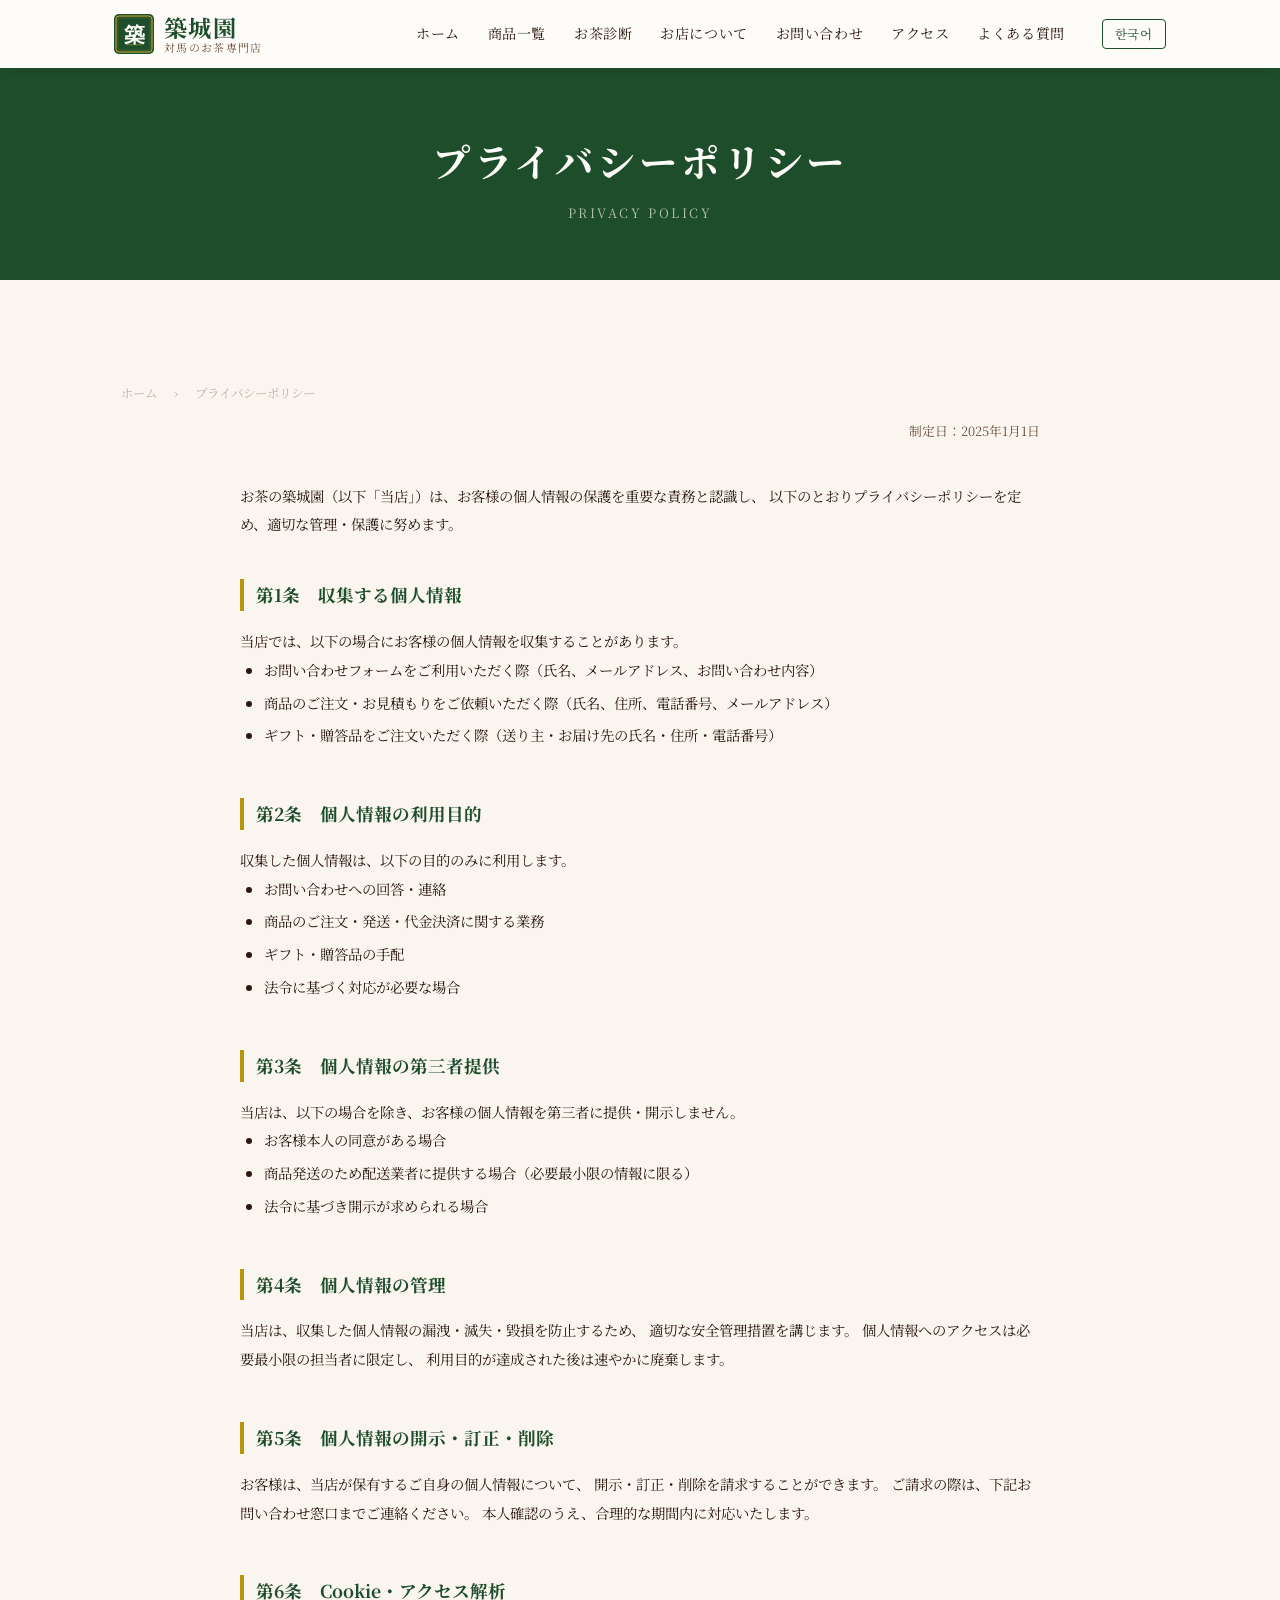
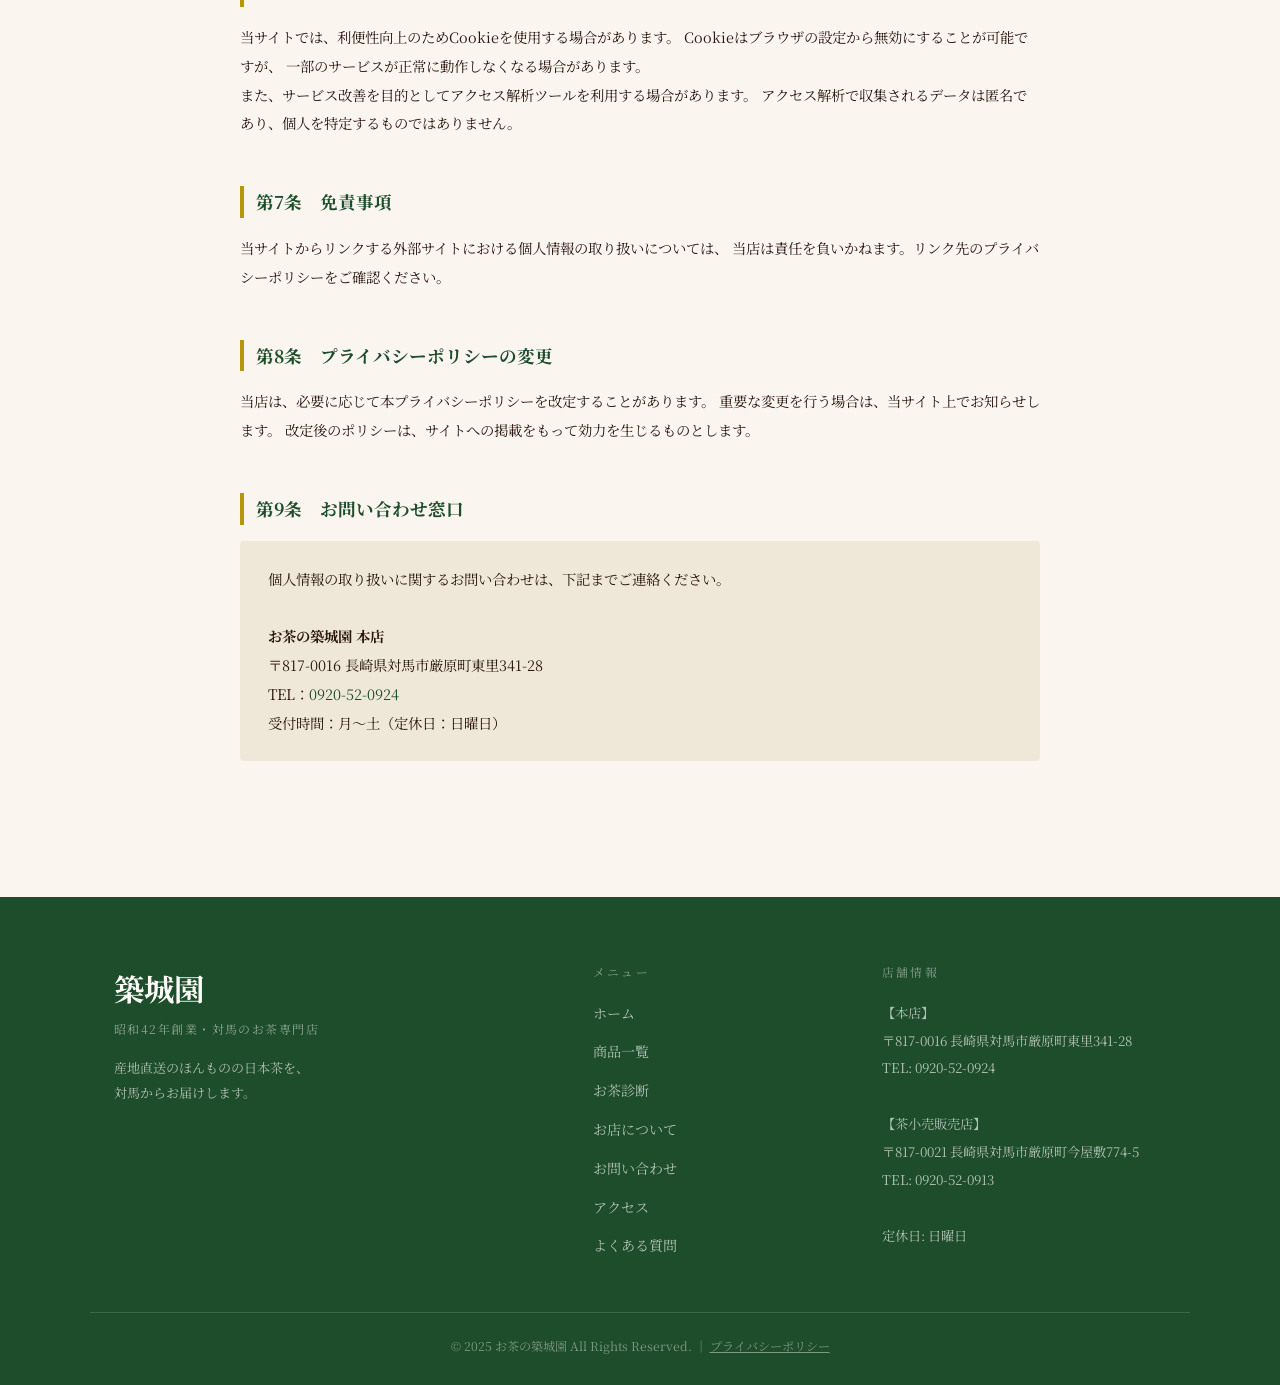
<file: privacy.html>
<!DOCTYPE html>
<html lang="ja">
<head>
  <meta charset="UTF-8">
  <meta name="viewport" content="width=device-width, initial-scale=1.0">
  <link rel="icon" href="favicon.svg" type="image/svg+xml">
  <meta name="description" content="お茶の築城園のプライバシーポリシー。お客様の個人情報の取り扱いについてご説明します。">
  <meta property="og:type" content="website">
  <meta property="og:site_name" content="お茶の築城園">
  <meta property="og:url" content="https://aokiyuwadayo.github.io/otyanotsuikien/privacy.html">
  <meta property="og:title" content="プライバシーポリシー | お茶の築城園">
  <meta property="og:description" content="お茶の築城園のプライバシーポリシー。お客様の個人情報の取り扱いについてご説明します。">
  <meta property="og:image" content="https://aokiyuwadayo.github.io/otyanotsuikien/images/ogp.jpg">
  <meta property="og:locale" content="ja_JP">
  <meta name="twitter:card" content="summary_large_image">
  <title>プライバシーポリシー | お茶の築城園</title>
  <link rel="preconnect" href="https://fonts.googleapis.com">
  <link rel="preconnect" href="https://fonts.gstatic.com" crossorigin>
  <link href="https://fonts.googleapis.com/css2?family=Noto+Serif+JP:wght@400;500;700&family=Noto+Serif+KR:wght@400;500;700&display=swap" rel="stylesheet">
  <link rel="stylesheet" href="css/style.css">
  <style>
    .policy-body {
      max-width: 800px;
      margin: 0 auto;
    }
    .policy-section {
      margin-bottom: 48px;
    }
    .policy-section h2 {
      font-size: 1.1rem;
      font-weight: 700;
      color: var(--green);
      border-left: 4px solid var(--gold);
      padding-left: 12px;
      margin-bottom: 16px;
    }
    .policy-section p,
    .policy-section li {
      font-size: 0.9rem;
      line-height: 2;
      color: var(--text);
    }
    .policy-section ul {
      padding-left: 1.5em;
    }
    .policy-section ul li {
      list-style: disc;
      margin-bottom: 4px;
    }
    .policy-updated {
      font-size: 0.8rem;
      color: var(--text-muted);
      text-align: right;
      margin-bottom: 40px;
    }
    .policy-contact-box {
      background: var(--bg-dark);
      border-radius: 4px;
      padding: 24px 28px;
      font-size: 0.875rem;
      line-height: 2;
      color: var(--text-muted);
    }
  </style>
  <!-- Google Analytics: 下記の G-XXXXXXXXXX を取得した Measurement ID に変更してください -->
  <script async src="https://www.googletagmanager.com/gtag/js?id=G-XXXXXXXXXX"></script>
  <script>
    window.dataLayer = window.dataLayer || [];
    function gtag(){dataLayer.push(arguments);}
    gtag('js', new Date());
    gtag('config', 'G-XXXXXXXXXX');
  </script>
</head>
<body>

<!-- ===== Header ===== -->
<header class="site-header">
  <div class="header-inner">
    <div class="site-logo">
      <a href="index.html">
        <img src="favicon.svg" alt="" class="logo-mark" aria-hidden="true">
        <div class="logo-text">
          <span class="logo-main">築城園</span>
          <span class="logo-sub lang-ja">対馬のお茶専門店</span>
          <span class="logo-sub lang-ko">쓰시마 차 전문점</span>
        </div>
      </a>
    </div>
    <nav class="site-nav" id="siteNav">
      <ul>
        <li><a href="index.html"><span class="lang-ja">ホーム</span><span class="lang-ko">홈</span></a></li>
        <li><a href="products.html"><span class="lang-ja">商品一覧</span><span class="lang-ko">상품 목록</span></a></li>
        <li><a href="diagnosis.html"><span class="lang-ja">お茶診断</span><span class="lang-ko">차 진단</span></a></li>
        <li><a href="about.html"><span class="lang-ja">お店について</span><span class="lang-ko">가게 소개</span></a></li>
        <li><a href="contact.html"><span class="lang-ja">お問い合わせ</span><span class="lang-ko">문의하기</span></a></li>
        <li><a href="access.html"><span class="lang-ja">アクセス</span><span class="lang-ko">오시는 길</span></a></li>
        <li><a href="faq.html"><span class="lang-ja">よくある質問</span><span class="lang-ko">자주 묻는 질문</span></a></li>
      </ul>
    </nav>
    <button class="lang-toggle-btn" id="langToggle">한국어</button>
    <button class="menu-toggle-btn" id="menuToggle">☰</button>
  </div>
</header>

<!-- ===== Page Hero ===== -->
<div class="page-hero">
  <h1 class="page-hero-title lang-ja">プライバシーポリシー</h1>
  <h1 class="page-hero-title lang-ko">개인정보 처리방침</h1>
  <p class="page-hero-sub">PRIVACY POLICY</p>
</div>

<!-- ===== Content ===== -->
<section class="section">
  <div class="container">

    <nav class="breadcrumb">
      <a href="index.html"><span class="lang-ja">ホーム</span><span class="lang-ko">홈</span></a>
      <span>›</span>
      <span class="lang-ja">プライバシーポリシー</span><span class="lang-ko">개인정보 처리방침</span>
    </nav>

    <!-- 日本語 -->
    <div class="policy-body lang-ja reveal">

      <p class="policy-updated">制定日：2025年1月1日</p>

      <p style="font-size:.9rem; line-height:2; margin-bottom:40px;">
        お茶の築城園（以下「当店」）は、お客様の個人情報の保護を重要な責務と認識し、
        以下のとおりプライバシーポリシーを定め、適切な管理・保護に努めます。
      </p>

      <div class="policy-section">
        <h2>第1条　収集する個人情報</h2>
        <p>当店では、以下の場合にお客様の個人情報を収集することがあります。</p>
        <ul>
          <li>お問い合わせフォームをご利用いただく際（氏名、メールアドレス、お問い合わせ内容）</li>
          <li>商品のご注文・お見積もりをご依頼いただく際（氏名、住所、電話番号、メールアドレス）</li>
          <li>ギフト・贈答品をご注文いただく際（送り主・お届け先の氏名・住所・電話番号）</li>
        </ul>
      </div>

      <div class="policy-section">
        <h2>第2条　個人情報の利用目的</h2>
        <p>収集した個人情報は、以下の目的のみに利用します。</p>
        <ul>
          <li>お問い合わせへの回答・連絡</li>
          <li>商品のご注文・発送・代金決済に関する業務</li>
          <li>ギフト・贈答品の手配</li>
          <li>法令に基づく対応が必要な場合</li>
        </ul>
      </div>

      <div class="policy-section">
        <h2>第3条　個人情報の第三者提供</h2>
        <p>
          当店は、以下の場合を除き、お客様の個人情報を第三者に提供・開示しません。
        </p>
        <ul>
          <li>お客様本人の同意がある場合</li>
          <li>商品発送のため配送業者に提供する場合（必要最小限の情報に限る）</li>
          <li>法令に基づき開示が求められる場合</li>
        </ul>
      </div>

      <div class="policy-section">
        <h2>第4条　個人情報の管理</h2>
        <p>
          当店は、収集した個人情報の漏洩・滅失・毀損を防止するため、
          適切な安全管理措置を講じます。
          個人情報へのアクセスは必要最小限の担当者に限定し、
          利用目的が達成された後は速やかに廃棄します。
        </p>
      </div>

      <div class="policy-section">
        <h2>第5条　個人情報の開示・訂正・削除</h2>
        <p>
          お客様は、当店が保有するご自身の個人情報について、
          開示・訂正・削除を請求することができます。
          ご請求の際は、下記お問い合わせ窓口までご連絡ください。
          本人確認のうえ、合理的な期間内に対応いたします。
        </p>
      </div>

      <div class="policy-section">
        <h2>第6条　Cookie・アクセス解析</h2>
        <p>
          当サイトでは、利便性向上のためCookieを使用する場合があります。
          Cookieはブラウザの設定から無効にすることが可能ですが、
          一部のサービスが正常に動作しなくなる場合があります。<br>
          また、サービス改善を目的としてアクセス解析ツールを利用する場合があります。
          アクセス解析で収集されるデータは匿名であり、個人を特定するものではありません。
        </p>
      </div>

      <div class="policy-section">
        <h2>第7条　免責事項</h2>
        <p>
          当サイトからリンクする外部サイトにおける個人情報の取り扱いについては、
          当店は責任を負いかねます。リンク先のプライバシーポリシーをご確認ください。
        </p>
      </div>

      <div class="policy-section">
        <h2>第8条　プライバシーポリシーの変更</h2>
        <p>
          当店は、必要に応じて本プライバシーポリシーを改定することがあります。
          重要な変更を行う場合は、当サイト上でお知らせします。
          改定後のポリシーは、サイトへの掲載をもって効力を生じるものとします。
        </p>
      </div>

      <div class="policy-section">
        <h2>第9条　お問い合わせ窓口</h2>
        <div class="policy-contact-box">
          <p>
            個人情報の取り扱いに関するお問い合わせは、下記までご連絡ください。<br><br>
            <strong>お茶の築城園 本店</strong><br>
            〒817-0016 長崎県対馬市厳原町東里341-28<br>
            TEL：<a href="tel:0920-52-0924" style="color:var(--green);">0920-52-0924</a><br>
            受付時間：月〜土（定休日：日曜日）
          </p>
        </div>
      </div>

    </div>

    <!-- 한국어 -->
    <div class="policy-body lang-ko reveal">

      <p class="policy-updated">제정일: 2025년 1월 1일</p>

      <p style="font-size:.9rem; line-height:2; margin-bottom:40px;">
        오차노 치쿠조엔(이하 "당 가게")은 고객의 개인정보 보호를 중요한 책임으로 인식하여,
        아래와 같이 개인정보 처리방침을 정하고 적절한 관리 및 보호에 힘씁니다.
      </p>

      <div class="policy-section">
        <h2>제1조　수집하는 개인정보</h2>
        <p>당 가게에서는 다음의 경우에 고객의 개인정보를 수집할 수 있습니다.</p>
        <ul>
          <li>문의 양식을 이용하실 때 (이름, 이메일 주소, 문의 내용)</li>
          <li>상품 주문 또는 견적 요청 시 (이름, 주소, 전화번호, 이메일 주소)</li>
          <li>선물을 주문하실 때 (보내는 분·받는 분의 이름, 주소, 전화번호)</li>
        </ul>
      </div>

      <div class="policy-section">
        <h2>제2조　개인정보의 이용 목적</h2>
        <p>수집한 개인정보는 다음 목적으로만 사용합니다.</p>
        <ul>
          <li>문의에 대한 답변 및 연락</li>
          <li>상품 주문·배송·결제 관련 업무</li>
          <li>선물 배송 수배</li>
          <li>법령에 따른 대응이 필요한 경우</li>
        </ul>
      </div>

      <div class="policy-section">
        <h2>제3조　개인정보의 제3자 제공</h2>
        <p>당 가게는 다음의 경우를 제외하고 고객의 개인정보를 제3자에게 제공·공개하지 않습니다.</p>
        <ul>
          <li>고객 본인의 동의가 있는 경우</li>
          <li>상품 배송을 위해 배송업체에 제공하는 경우 (필요 최소한의 정보에 한함)</li>
          <li>법령에 따라 공개가 요구되는 경우</li>
        </ul>
      </div>

      <div class="policy-section">
        <h2>제4조　개인정보의 관리</h2>
        <p>
          당 가게는 수집한 개인정보의 유출·분실·훼손을 방지하기 위해
          적절한 안전 관리 조치를 취합니다.
          개인정보에 대한 접근은 필요 최소한의 담당자로 제한하며,
          이용 목적이 달성된 후에는 신속히 폐기합니다.
        </p>
      </div>

      <div class="policy-section">
        <h2>제5조　개인정보의 열람·정정·삭제</h2>
        <p>
          고객께서는 당 가게가 보유한 본인의 개인정보에 대해
          열람·정정·삭제를 요청하실 수 있습니다.
          요청 시 아래 문의 창구로 연락해 주십시오.
          본인 확인 후 합리적인 기간 내에 대응해 드립니다.
        </p>
      </div>

      <div class="policy-section">
        <h2>제6조　쿠키 및 접속 분석</h2>
        <p>
          본 사이트에서는 편의성 향상을 위해 쿠키(Cookie)를 사용할 수 있습니다.
          쿠키는 브라우저 설정에서 비활성화할 수 있지만,
          일부 서비스가 정상적으로 작동하지 않을 수 있습니다.<br>
          또한 서비스 개선을 목적으로 접속 분석 도구를 이용할 수 있습니다.
          접속 분석으로 수집되는 데이터는 익명이며 개인을 특정하지 않습니다.
        </p>
      </div>

      <div class="policy-section">
        <h2>제7조　면책사항</h2>
        <p>
          본 사이트에서 링크된 외부 사이트의 개인정보 취급에 대해서는
          당 가게가 책임을 지지 않습니다. 링크 대상의 개인정보 처리방침을 확인해 주십시오.
        </p>
      </div>

      <div class="policy-section">
        <h2>제8조　개인정보 처리방침의 변경</h2>
        <p>
          당 가게는 필요에 따라 본 개인정보 처리방침을 개정할 수 있습니다.
          중요한 변경이 있을 경우 본 사이트를 통해 안내합니다.
          개정 후 방침은 사이트에 게재된 시점부터 효력이 발생합니다.
        </p>
      </div>

      <div class="policy-section">
        <h2>제9조　문의 창구</h2>
        <div class="policy-contact-box">
          <p>
            개인정보 취급에 관한 문의는 아래로 연락해 주십시오.<br><br>
            <strong>오차노 치쿠조엔 본점</strong><br>
            〒817-0016 나가사키현 쓰시마시 이즈하라마치 히가시자토 341-28<br>
            TEL：<a href="tel:0920-52-0924" style="color:var(--green);">0920-52-0924</a><br>
            접수 시간: 월~토 (정기 휴일: 일요일)
          </p>
        </div>
      </div>

    </div>

  </div>
</section>

<!-- ===== Footer ===== -->
<footer class="site-footer">
  <div class="footer-inner">
    <div>
      <p class="footer-logo-main">築城園</p>
      <p class="footer-logo-sub lang-ja">昭和42年創業・対馬のお茶専門店</p>
      <p class="footer-logo-sub lang-ko">쇼와 42년 창업・쓰시마 차 전문점</p>
      <p class="footer-tagline lang-ja">産地直送のほんものの日本茶を、<br>対馬からお届けします。</p>
      <p class="footer-tagline lang-ko">산지 직송의 진짜 일본차를,<br>쓰시마에서 전합니다.</p>
    </div>
    <div>
      <p class="footer-heading lang-ja">メニュー</p>
      <p class="footer-heading lang-ko">메뉴</p>
      <nav class="footer-nav">
        <ul>
          <li><a href="index.html"><span class="lang-ja">ホーム</span><span class="lang-ko">홈</span></a></li>
          <li><a href="products.html"><span class="lang-ja">商品一覧</span><span class="lang-ko">상품 목록</span></a></li>
          <li><a href="diagnosis.html"><span class="lang-ja">お茶診断</span><span class="lang-ko">차 진단</span></a></li>
          <li><a href="about.html"><span class="lang-ja">お店について</span><span class="lang-ko">가게 소개</span></a></li>
          <li><a href="contact.html"><span class="lang-ja">お問い合わせ</span><span class="lang-ko">문의하기</span></a></li>
          <li><a href="access.html"><span class="lang-ja">アクセス</span><span class="lang-ko">오시는 길</span></a></li>
          <li><a href="faq.html"><span class="lang-ja">よくある質問</span><span class="lang-ko">자주 묻는 질문</span></a></li>
        </ul>
      </nav>
    </div>
    <div>
      <p class="footer-heading lang-ja">店舗情報</p>
      <p class="footer-heading lang-ko">점포 정보</p>
      <p class="footer-info lang-ja">
        【本店】<br>〒817-0016 長崎県対馬市厳原町東里341-28<br>TEL: 0920-52-0924<br><br>
        【茶小売販売店】<br>〒817-0021 長崎県対馬市厳原町今屋敷774-5<br>TEL: 0920-52-0913<br><br>
        定休日: 日曜日
      </p>
      <p class="footer-info lang-ko">
        【본점】<br>〒817-0016 나가사키현 쓰시마시 이즈하라마치 히가시자토 341-28<br>TEL: 0920-52-0924<br><br>
        【차 소매 판매점】<br>〒817-0021 나가사키현 쓰시마시 이즈하라마치 이마야시키 774-5<br>TEL: 0920-52-0913<br><br>
        정기 휴일: 일요일
      </p>
    </div>
  </div>
  <div class="footer-bottom">
    <p>
      © 2025 お茶の築城園 All Rights Reserved.
      ｜ <a href="privacy.html" style="color:inherit; text-decoration:underline;">
        <span class="lang-ja">プライバシーポリシー</span>
        <span class="lang-ko">개인정보 처리방침</span>
      </a>
    </p>
  </div>
</footer>

<button id="toTopBtn" class="to-top-btn" aria-label="ページトップへ">↑</button>
<script src="js/main.js"></script>
</body>
</html>
</file>
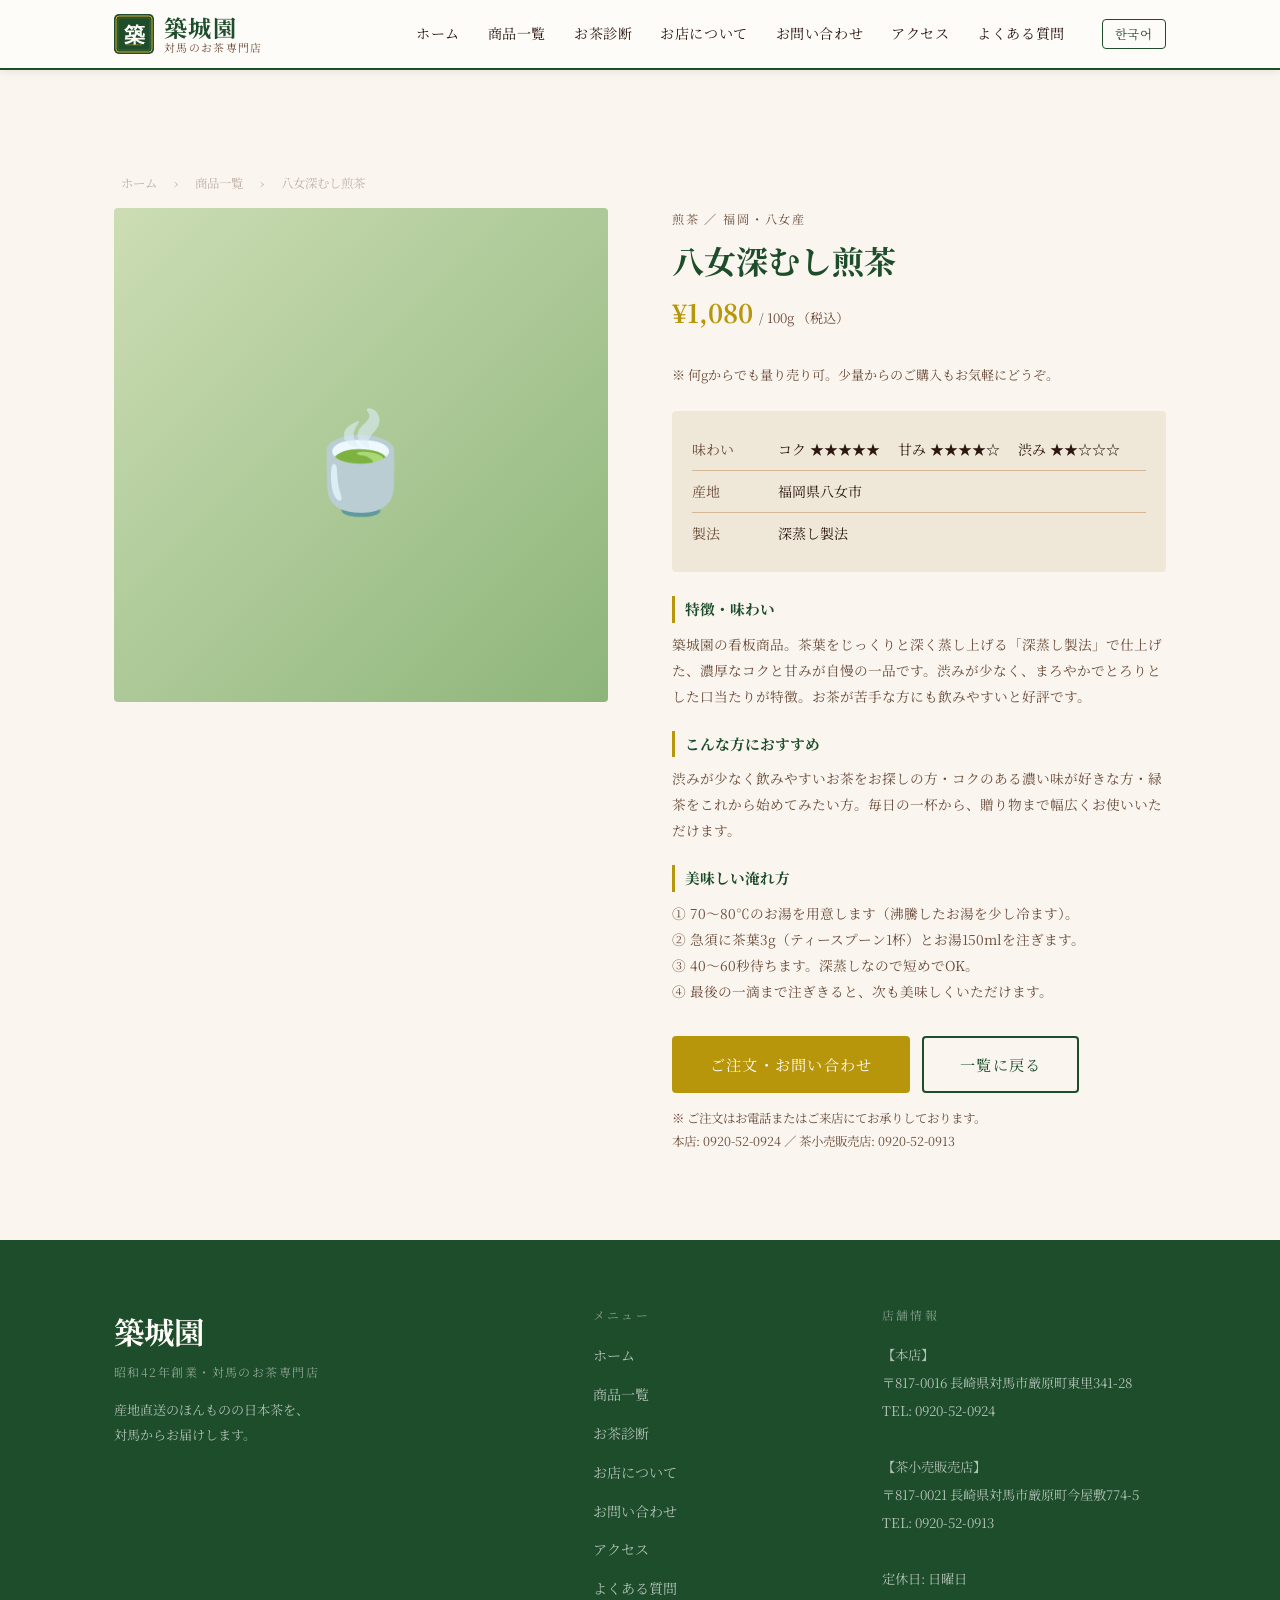
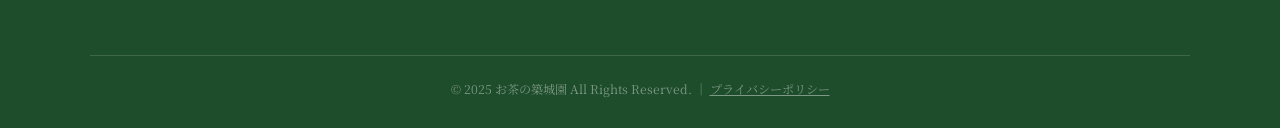
<file: product-detail.html>
<!DOCTYPE html>
<html lang="ja">
<head>
  <meta charset="UTF-8">
  <meta name="viewport" content="width=device-width, initial-scale=1.0">
  <link rel="icon" href="favicon.svg" type="image/svg+xml">
  <meta name="description" content="八女深むし煎茶 — 濃厚なコクと甘み。お茶の築城園の看板商品です。100g ¥1,080。">
  <meta property="og:type" content="product">
  <meta property="og:site_name" content="お茶の築城園">
  <meta property="og:url" content="https://aokiyuwadayo.github.io/otyanotsuikien/product-detail.html">
  <meta property="og:title" content="八女深むし煎茶 | お茶の築城園">
  <meta property="og:description" content="八女深むし煎茶 — 濃厚なコクと甘み。お茶の築城園の看板商品です。100g ¥1,080。">
  <meta property="og:image" content="https://aokiyuwadayo.github.io/otyanotsuikien/images/ogp.jpg">
  <meta property="og:locale" content="ja_JP">
  <meta name="twitter:card" content="summary_large_image">
  <title>八女深むし煎茶 | お茶の築城園</title>
  <link rel="preconnect" href="https://fonts.googleapis.com">
  <link rel="preconnect" href="https://fonts.gstatic.com" crossorigin>
  <link href="https://fonts.googleapis.com/css2?family=Noto+Serif+JP:wght@400;500;700&family=Noto+Serif+KR:wght@400;500;700&display=swap" rel="stylesheet">
  <link rel="stylesheet" href="css/style.css">
  <!-- Google Analytics: 下記の G-XXXXXXXXXX を取得した Measurement ID に変更してください -->
  <script async src="https://www.googletagmanager.com/gtag/js?id=G-XXXXXXXXXX"></script>
  <script>
    window.dataLayer = window.dataLayer || [];
    function gtag(){dataLayer.push(arguments);}
    gtag('js', new Date());
    gtag('config', 'G-XXXXXXXXXX');
  </script>
</head>
<body>

<!-- ===== Header ===== -->
<header class="site-header">
  <div class="header-inner">
    <div class="site-logo">
      <a href="index.html">
        <img src="favicon.svg" alt="" class="logo-mark" aria-hidden="true">
        <div class="logo-text">
          <span class="logo-main">築城園</span>
          <span class="logo-sub lang-ja">対馬のお茶専門店</span>
          <span class="logo-sub lang-ko">쓰시마 차 전문점</span>
        </div>
      </a>
    </div>
    <nav class="site-nav" id="siteNav">
      <ul>
        <li><a href="index.html"><span class="lang-ja">ホーム</span><span class="lang-ko">홈</span></a></li>
        <li><a href="products.html"><span class="lang-ja">商品一覧</span><span class="lang-ko">상품 목록</span></a></li>
        <li><a href="diagnosis.html"><span class="lang-ja">お茶診断</span><span class="lang-ko">차 진단</span></a></li>
        <li><a href="about.html"><span class="lang-ja">お店について</span><span class="lang-ko">가게 소개</span></a></li>
        <li><a href="contact.html"><span class="lang-ja">お問い合わせ</span><span class="lang-ko">문의하기</span></a></li>
        <li><a href="access.html"><span class="lang-ja">アクセス</span><span class="lang-ko">오시는 길</span></a></li>
        <li><a href="faq.html"><span class="lang-ja">よくある質問</span><span class="lang-ko">자주 묻는 질문</span></a></li>
      </ul>
    </nav>
    <button class="lang-toggle-btn" id="langToggle">한국어</button>
    <button class="menu-toggle-btn" id="menuToggle">☰</button>
  </div>
</header>

<!-- ===== Product Detail ===== -->
<section class="section">
  <div class="container">

    <nav class="breadcrumb">
      <a href="index.html"><span class="lang-ja">ホーム</span><span class="lang-ko">홈</span></a>
      <span>›</span>
      <a href="products.html"><span class="lang-ja">商品一覧</span><span class="lang-ko">상품 목록</span></a>
      <span>›</span>
      <span class="lang-ja">八女深むし煎茶</span><span class="lang-ko">야메 후카무시 센차</span>
    </nav>

    <div class="product-detail-grid">

      <!-- Gallery -->
      <div>
        <div class="product-gallery-main-placeholder" id="mainImg">🍵</div>
        <!-- 画像使用時:
        <img id="mainImg" src="images/yame-fukamushi-1.jpg" alt="八女深むし煎茶" class="product-gallery-main">
        <div class="thumbnails">
          <img src="images/yame-fukamushi-1.jpg" class="thumb active" alt="">
          <img src="images/yame-fukamushi-2.jpg" class="thumb" alt="">
        </div>
        -->
      </div>

      <!-- Info -->
      <div>
        <p class="detail-cat">
          <span class="lang-ja">煎茶 ／ 福岡・八女産</span>
          <span class="lang-ko">센차 ／ 후쿠오카 야메산</span>
        </p>
        <h1 class="detail-name">
          <span class="lang-ja">八女深むし煎茶</span>
          <span class="lang-ko">야메 후카무시 센차</span>
        </h1>
        <p class="detail-price">
          ¥1,080 <span class="tax">/ 100g <span class="lang-ja">（税込）</span><span class="lang-ko">（세금포함）</span></span>
        </p>
        <p style="font-size:.82rem; color:var(--text-muted); margin-bottom:24px;">
          <span class="lang-ja">※ 何gからでも量り売り可。少量からのご購入もお気軽にどうぞ。</span>
          <span class="lang-ko">※ 몇 그램이든 무게 판매 가능. 소량 구매도 편하게 말씀해 주세요.</span>
        </p>

        <!-- Specs -->
        <div class="detail-specs">
          <div class="spec-row">
            <span class="spec-label lang-ja">味わい</span>
            <span class="spec-label lang-ko">맛</span>
            <span class="lang-ja">コク ★★★★★ 　甘み ★★★★☆ 　渋み ★★☆☆☆</span>
            <span class="lang-ko">풍미 ★★★★★ 　단맛 ★★★★☆ 　떫은맛 ★★☆☆☆</span>
          </div>
          <div class="spec-row">
            <span class="spec-label lang-ja">産地</span>
            <span class="spec-label lang-ko">원산지</span>
            <span class="lang-ja">福岡県八女市</span>
            <span class="lang-ko">후쿠오카현 야메시</span>
          </div>
          <div class="spec-row">
            <span class="spec-label lang-ja">製法</span>
            <span class="spec-label lang-ko">제법</span>
            <span class="lang-ja">深蒸し製法</span>
            <span class="lang-ko">후카무시（깊이 찌기）제법</span>
          </div>
        </div>

        <!-- Description blocks -->
        <div class="desc-block">
          <h2 class="desc-heading">
            <span class="lang-ja">特徴・味わい</span>
            <span class="lang-ko">특징・맛</span>
          </h2>
          <p class="desc-text">
            <span class="lang-ja">築城園の看板商品。茶葉をじっくりと深く蒸し上げる「深蒸し製法」で仕上げた、濃厚なコクと甘みが自慢の一品です。渋みが少なく、まろやかでとろりとした口当たりが特徴。お茶が苦手な方にも飲みやすいと好評です。</span>
            <span class="lang-ko">치쿠죠엔의 대표 상품. 찻잎을 오래 깊게 찌는 '후카무시 제법'으로 마무리한, 진한 풍미와 단맛이 자랑인 명품입니다. 떫은맛이 적고 부드럽고 걸쭉한 입맛이 특징. 차를 잘 못 드시는 분에게도 마시기 편하다고 호평받고 있습니다.</span>
          </p>
        </div>

        <div class="desc-block">
          <h2 class="desc-heading">
            <span class="lang-ja">こんな方におすすめ</span>
            <span class="lang-ko">이런 분께 추천</span>
          </h2>
          <p class="desc-text">
            <span class="lang-ja">渋みが少なく飲みやすいお茶をお探しの方・コクのある濃い味が好きな方・緑茶をこれから始めてみたい方。毎日の一杯から、贈り物まで幅広くお使いいただけます。</span>
            <span class="lang-ko">떫은맛이 적고 마시기 편한 차를 찾으시는 분・풍미 있는 진한 맛을 좋아하는 분・녹차를 이제 시작해보려는 분. 매일의 한 잔부터 선물까지 폭넓게 사용하실 수 있습니다.</span>
          </p>
        </div>

        <div class="desc-block">
          <h2 class="desc-heading">
            <span class="lang-ja">美味しい淹れ方</span>
            <span class="lang-ko">맛있게 우리는 법</span>
          </h2>
          <p class="desc-text">
            <span class="lang-ja">① 70〜80℃のお湯を用意します（沸騰したお湯を少し冷ます）。<br>② 急須に茶葉3g（ティースプーン1杯）とお湯150mlを注ぎます。<br>③ 40〜60秒待ちます。深蒸しなので短めでOK。<br>④ 最後の一滴まで注ぎきると、次も美味しくいただけます。</span>
            <span class="lang-ko">① 70〜80℃의 물을 준비합니다（끓는 물을 조금 식힘）.<br>② 다관에 찻잎 3g（찻숟가락 1스푼）과 물 150ml를 붓습니다.<br>③ 40〜60초 기다립니다. 후카무시라 짧아도 OK.<br>④ 마지막 한 방울까지 따르면 다음 번도 맛있게 드실 수 있습니다.</span>
          </p>
        </div>

        <!-- CTA -->
        <div class="detail-cta">
          <a href="contact.html" class="btn btn-primary">
            <span class="lang-ja">ご注文・お問い合わせ</span>
            <span class="lang-ko">주문・문의하기</span>
          </a>
          <a href="products.html" class="btn btn-outline">
            <span class="lang-ja">一覧に戻る</span>
            <span class="lang-ko">목록으로</span>
          </a>
        </div>
        <p style="margin-top:14px; font-size:.78rem; color:var(--text-muted);">
          <span class="lang-ja">※ ご注文はお電話またはご来店にてお承りしております。<br>本店: 0920-52-0924 ／ 茶小売販売店: 0920-52-0913</span>
          <span class="lang-ko">※ 주문은 전화 또는 방문으로 받고 있습니다.<br>본점: 0920-52-0924 ／ 차 소매 판매점: 0920-52-0913</span>
        </p>
      </div>
    </div>

  </div>
</section>

<!-- ===== Footer ===== -->
<footer class="site-footer">
  <div class="footer-inner">
    <div>
      <p class="footer-logo-main">築城園</p>
      <p class="footer-logo-sub lang-ja">昭和42年創業・対馬のお茶専門店</p>
      <p class="footer-logo-sub lang-ko">쇼와 42년 창업・쓰시마 차 전문점</p>
      <p class="footer-tagline lang-ja">産地直送のほんものの日本茶を、<br>対馬からお届けします。</p>
      <p class="footer-tagline lang-ko">산지 직송의 진짜 일본차를,<br>쓰시마에서 전합니다.</p>
    </div>
    <div>
      <p class="footer-heading lang-ja">メニュー</p>
      <p class="footer-heading lang-ko">메뉴</p>
      <nav class="footer-nav">
        <ul>
          <li><a href="index.html"><span class="lang-ja">ホーム</span><span class="lang-ko">홈</span></a></li>
          <li><a href="products.html"><span class="lang-ja">商品一覧</span><span class="lang-ko">상품 목록</span></a></li>
        <li><a href="diagnosis.html"><span class="lang-ja">お茶診断</span><span class="lang-ko">차 진단</span></a></li>
          <li><a href="about.html"><span class="lang-ja">お店について</span><span class="lang-ko">가게 소개</span></a></li>
          <li><a href="contact.html"><span class="lang-ja">お問い合わせ</span><span class="lang-ko">문의하기</span></a></li>
          <li><a href="access.html"><span class="lang-ja">アクセス</span><span class="lang-ko">오시는 길</span></a></li>
          <li><a href="faq.html"><span class="lang-ja">よくある質問</span><span class="lang-ko">자주 묻는 질문</span></a></li>
        </ul>
      </nav>
    </div>
    <div>
      <p class="footer-heading lang-ja">店舗情報</p>
      <p class="footer-heading lang-ko">점포 정보</p>
      <p class="footer-info lang-ja">
        【本店】<br>〒817-0016 長崎県対馬市厳原町東里341-28<br>TEL: 0920-52-0924<br><br>
        【茶小売販売店】<br>〒817-0021 長崎県対馬市厳原町今屋敷774-5<br>TEL: 0920-52-0913<br><br>
        定休日: 日曜日
      </p>
      <p class="footer-info lang-ko">
        【본점】<br>〒817-0016 나가사키현 쓰시마시 이즈하라마치 히가시자토 341-28<br>TEL: 0920-52-0924<br><br>
        【차 소매 판매점】<br>〒817-0021 나가사키현 쓰시마시 이즈하라마치 이마야시키 774-5<br>TEL: 0920-52-0913<br><br>
        정기 휴일: 일요일
      </p>
    </div>
  </div>
  <div class="footer-bottom">
    <p>
      © 2025 お茶の築城園 All Rights Reserved.
      ｜ <a href="privacy.html" style="color:inherit; text-decoration:underline;"><span class="lang-ja">プライバシーポリシー</span><span class="lang-ko">개인정보 처리방침</span></a>
    </p>
  </div>
</footer>

<button id="toTopBtn" class="to-top-btn" aria-label="ページトップへ">↑</button>
<script src="js/main.js"></script>
</body>
</html>
</file>
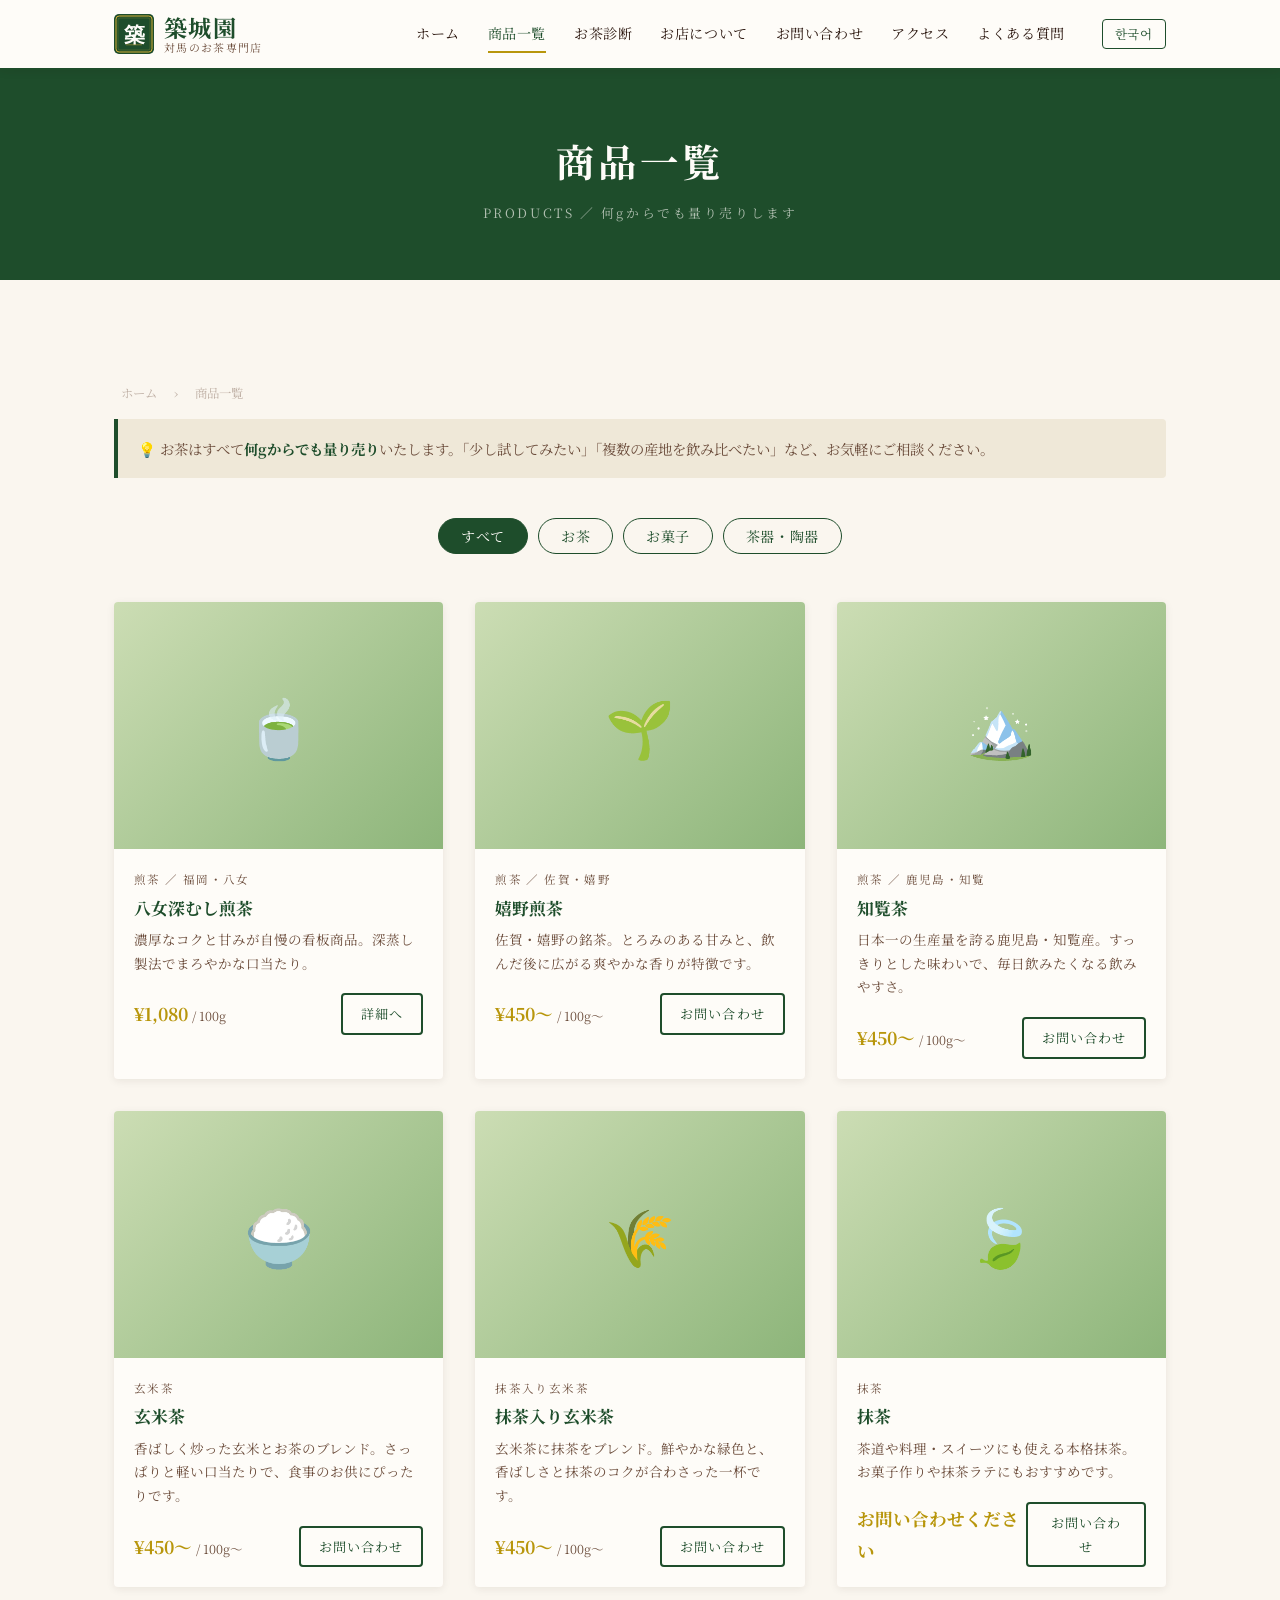
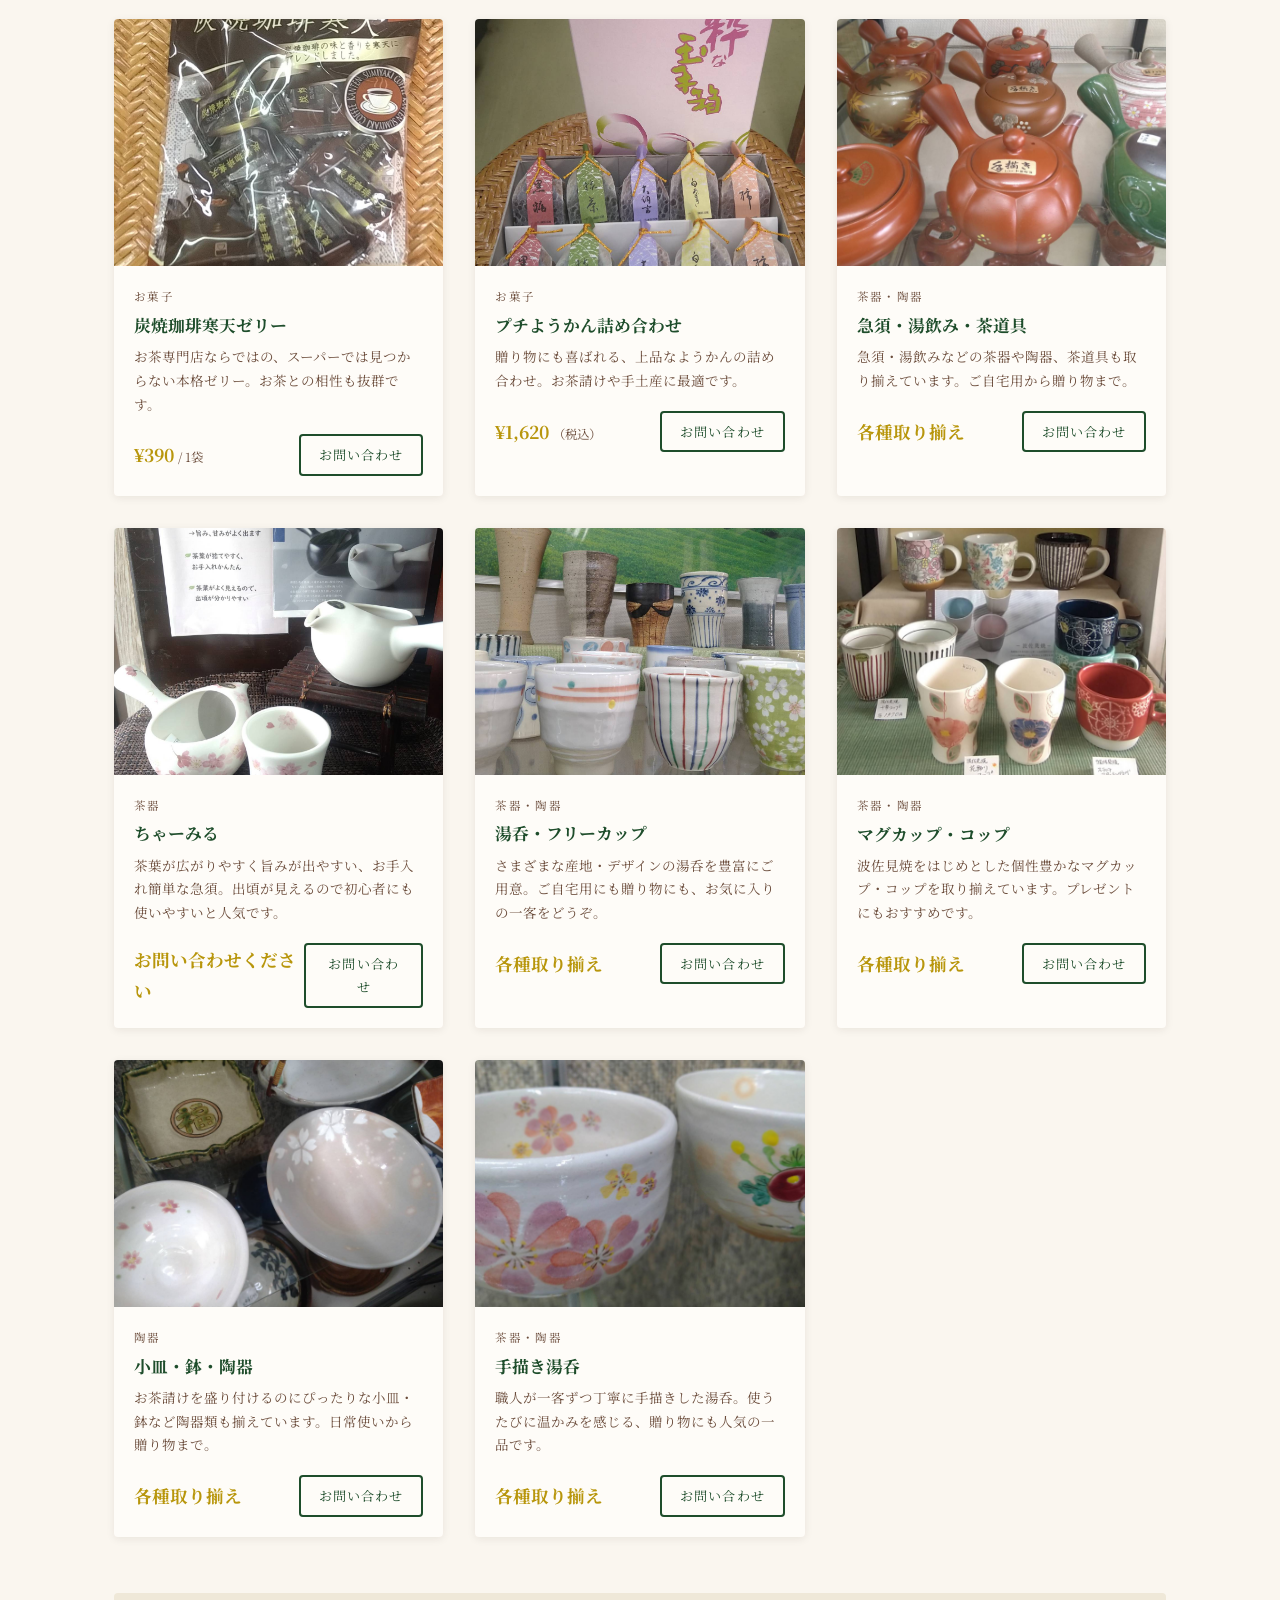
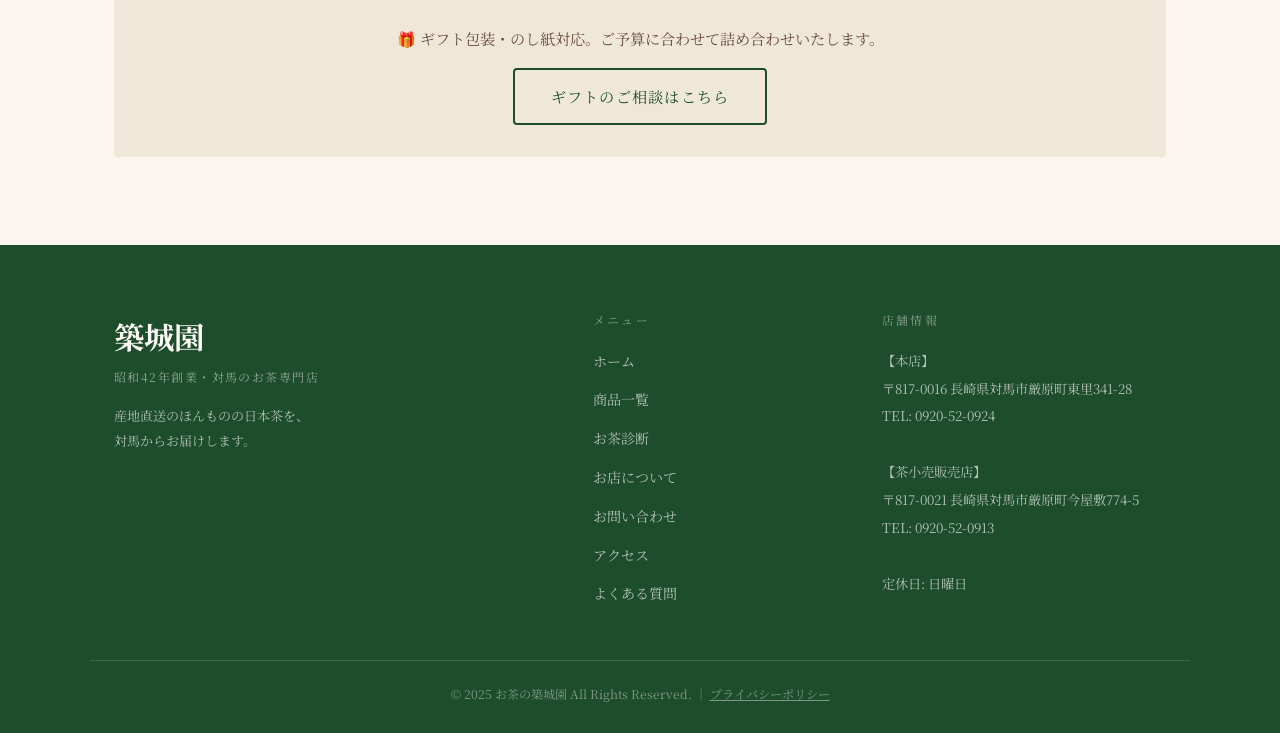
<file: products.html>
<!DOCTYPE html>
<html lang="ja">
<head>
  <meta charset="UTF-8">
  <meta name="viewport" content="width=device-width, initial-scale=1.0">
  <link rel="icon" href="favicon.svg" type="image/svg+xml">
  <meta name="description" content="お茶の築城園の商品一覧。産地直送の煎茶・玄米茶・抹茶から、専門店ならではのお菓子・茶器まで。何gからでも量り売りします。">
  <meta property="og:type" content="website">
  <meta property="og:site_name" content="お茶の築城園">
  <meta property="og:url" content="https://aokiyuwadayo.github.io/otyanotsuikien/products.html">
  <meta property="og:title" content="商品一覧 | お茶の築城園">
  <meta property="og:description" content="お茶の築城園の商品一覧。産地直送の煎茶・玄米茶・抹茶から、専門店ならではのお菓子・茶器まで。何gからでも量り売りします。">
  <meta property="og:image" content="https://aokiyuwadayo.github.io/otyanotsuikien/images/ogp.jpg">
  <meta property="og:locale" content="ja_JP">
  <meta name="twitter:card" content="summary_large_image">
  <title>商品一覧 | お茶の築城園</title>
  <link rel="preconnect" href="https://fonts.googleapis.com">
  <link rel="preconnect" href="https://fonts.gstatic.com" crossorigin>
  <link href="https://fonts.googleapis.com/css2?family=Noto+Serif+JP:wght@400;500;700&family=Noto+Serif+KR:wght@400;500;700&display=swap" rel="stylesheet">
  <link rel="stylesheet" href="css/style.css">
  <!-- Google Analytics: 下記の G-XXXXXXXXXX を取得した Measurement ID に変更してください -->
  <script async src="https://www.googletagmanager.com/gtag/js?id=G-XXXXXXXXXX"></script>
  <script>
    window.dataLayer = window.dataLayer || [];
    function gtag(){dataLayer.push(arguments);}
    gtag('js', new Date());
    gtag('config', 'G-XXXXXXXXXX');
  </script>
</head>
<body>

<!-- ===== Header ===== -->
<header class="site-header">
  <div class="header-inner">
    <div class="site-logo">
      <a href="index.html">
        <img src="favicon.svg" alt="" class="logo-mark" aria-hidden="true">
        <div class="logo-text">
          <span class="logo-main">築城園</span>
          <span class="logo-sub lang-ja">対馬のお茶専門店</span>
          <span class="logo-sub lang-ko">쓰시마 차 전문점</span>
        </div>
      </a>
    </div>
    <nav class="site-nav" id="siteNav">
      <ul>
        <li><a href="index.html"><span class="lang-ja">ホーム</span><span class="lang-ko">홈</span></a></li>
        <li><a href="products.html"><span class="lang-ja">商品一覧</span><span class="lang-ko">상품 목록</span></a></li>
        <li><a href="diagnosis.html"><span class="lang-ja">お茶診断</span><span class="lang-ko">차 진단</span></a></li>
        <li><a href="about.html"><span class="lang-ja">お店について</span><span class="lang-ko">가게 소개</span></a></li>
        <li><a href="contact.html"><span class="lang-ja">お問い合わせ</span><span class="lang-ko">문의하기</span></a></li>
        <li><a href="access.html"><span class="lang-ja">アクセス</span><span class="lang-ko">오시는 길</span></a></li>
        <li><a href="faq.html"><span class="lang-ja">よくある質問</span><span class="lang-ko">자주 묻는 질문</span></a></li>
      </ul>
    </nav>
    <button class="lang-toggle-btn" id="langToggle">한국어</button>
    <button class="menu-toggle-btn" id="menuToggle">☰</button>
  </div>
</header>

<!-- ===== Page Hero ===== -->
<div class="page-hero">
  <h1 class="page-hero-title lang-ja">商品一覧</h1>
  <h1 class="page-hero-title lang-ko">상품 목록</h1>
  <p class="page-hero-sub lang-ja">PRODUCTS ／ 何gからでも量り売りします</p>
  <p class="page-hero-sub lang-ko">PRODUCTS ／ 원하는 만큼 무게 판매</p>
</div>

<!-- ===== Products ===== -->
<section class="section">
  <div class="container">

    <nav class="breadcrumb">
      <a href="index.html"><span class="lang-ja">ホーム</span><span class="lang-ko">홈</span></a>
      <span>›</span>
      <span class="lang-ja">商品一覧</span><span class="lang-ko">상품 목록</span>
    </nav>

    <!-- 量り売り案内 -->
    <div style="background:var(--bg-dark); border-left:4px solid var(--green); padding:16px 20px; margin-bottom:40px; border-radius:0 4px 4px 0; font-size:.9rem; color:var(--text-muted); line-height:1.9;">
      <span class="lang-ja">💡 お茶はすべて<strong style="color:var(--green);">何gからでも量り売り</strong>いたします。「少し試してみたい」「複数の産地を飲み比べたい」など、お気軽にご相談ください。</span>
      <span class="lang-ko">💡 차는 모두 <strong style="color:var(--green);">원하는 만큼 무게 판매</strong>합니다. '조금 맛보고 싶다', '여러 산지를 비교해보고 싶다' 등 편하게 말씀해 주세요.</span>
    </div>

    <!-- Category Filter -->
    <div class="category-filter">
      <button class="filter-btn active" data-filter="all">
        <span class="lang-ja">すべて</span><span class="lang-ko">전체</span>
      </button>
      <button class="filter-btn" data-filter="tea">
        <span class="lang-ja">お茶</span><span class="lang-ko">차</span>
      </button>
      <button class="filter-btn" data-filter="sweets">
        <span class="lang-ja">お菓子</span><span class="lang-ko">과자</span>
      </button>
      <button class="filter-btn" data-filter="teaware">
        <span class="lang-ja">茶器・陶器</span><span class="lang-ko">다기・도자기</span>
      </button>
    </div>

    <!-- Products Grid -->
    <div class="products-grid">

      <!-- お茶 -->
      <article class="product-card reveal" data-category="tea">
        <div class="product-card-placeholder">🍵</div>
        <div class="product-card-body">
          <p class="product-card-cat"><span class="lang-ja">煎茶 ／ 福岡・八女</span><span class="lang-ko">센차 ／ 후쿠오카 야메</span></p>
          <h2 class="product-card-name">
            <span class="lang-ja">八女深むし煎茶</span>
            <span class="lang-ko">야메 후카무시 센차</span>
          </h2>
          <p class="product-card-desc">
            <span class="lang-ja">濃厚なコクと甘みが自慢の看板商品。深蒸し製法でまろやかな口当たり。</span>
            <span class="lang-ko">진한 풍미와 단맛이 자랑인 대표 상품. 후카무시 제법으로 부드러운 입맛.</span>
          </p>
          <div class="product-card-footer">
            <span class="price">¥1,080 <span class="price-tax">/ 100g</span></span>
            <a href="product-detail.html" class="btn btn-outline btn-sm"><span class="lang-ja">詳細へ</span><span class="lang-ko">자세히</span></a>
          </div>
        </div>
      </article>

      <article class="product-card reveal" data-category="tea">
        <div class="product-card-placeholder">🌱</div>
        <div class="product-card-body">
          <p class="product-card-cat"><span class="lang-ja">煎茶 ／ 佐賀・嬉野</span><span class="lang-ko">센차 ／ 사가 우레시노</span></p>
          <h2 class="product-card-name">
            <span class="lang-ja">嬉野煎茶</span>
            <span class="lang-ko">우레시노 센차</span>
          </h2>
          <p class="product-card-desc">
            <span class="lang-ja">佐賀・嬉野の銘茶。とろみのある甘みと、飲んだ後に広がる爽やかな香りが特徴です。</span>
            <span class="lang-ko">사가 우레시노의 명차. 걸쭉한 단맛과 마신 후 퍼지는 상쾌한 향기가 특징입니다.</span>
          </p>
          <div class="product-card-footer">
            <span class="price">¥450〜 <span class="price-tax">/ 100g〜</span></span>
            <a href="contact.html" class="btn btn-outline btn-sm"><span class="lang-ja">お問い合わせ</span><span class="lang-ko">문의</span></a>
          </div>
        </div>
      </article>

      <article class="product-card reveal" data-category="tea">
        <div class="product-card-placeholder">🏔️</div>
        <div class="product-card-body">
          <p class="product-card-cat"><span class="lang-ja">煎茶 ／ 鹿児島・知覧</span><span class="lang-ko">센차 ／ 가고시마 치란</span></p>
          <h2 class="product-card-name">
            <span class="lang-ja">知覧茶</span>
            <span class="lang-ko">치란차</span>
          </h2>
          <p class="product-card-desc">
            <span class="lang-ja">日本一の生産量を誇る鹿児島・知覧産。すっきりとした味わいで、毎日飲みたくなる飲みやすさ。</span>
            <span class="lang-ko">일본 최고 생산량을 자랑하는 가고시마 치란산. 깔끔한 맛으로 매일 마시고 싶어지는 마시기 편한 차.</span>
          </p>
          <div class="product-card-footer">
            <span class="price">¥450〜 <span class="price-tax">/ 100g〜</span></span>
            <a href="contact.html" class="btn btn-outline btn-sm"><span class="lang-ja">お問い合わせ</span><span class="lang-ko">문의</span></a>
          </div>
        </div>
      </article>

      <article class="product-card reveal" data-category="tea">
        <div class="product-card-placeholder">🍚</div>
        <div class="product-card-body">
          <p class="product-card-cat"><span class="lang-ja">玄米茶</span><span class="lang-ko">현미차</span></p>
          <h2 class="product-card-name">
            <span class="lang-ja">玄米茶</span>
            <span class="lang-ko">현미차</span>
          </h2>
          <p class="product-card-desc">
            <span class="lang-ja">香ばしく炒った玄米とお茶のブレンド。さっぱりと軽い口当たりで、食事のお供にぴったりです。</span>
            <span class="lang-ko">고소하게 볶은 현미와 차의 블렌드. 깔끔하고 가벼운 입맛으로 식사와 함께 즐기기에 딱입니다.</span>
          </p>
          <div class="product-card-footer">
            <span class="price">¥450〜 <span class="price-tax">/ 100g〜</span></span>
            <a href="contact.html" class="btn btn-outline btn-sm"><span class="lang-ja">お問い合わせ</span><span class="lang-ko">문의</span></a>
          </div>
        </div>
      </article>

      <article class="product-card reveal" data-category="tea">
        <div class="product-card-placeholder">🌾</div>
        <div class="product-card-body">
          <p class="product-card-cat"><span class="lang-ja">抹茶入り玄米茶</span><span class="lang-ko">말차 현미차</span></p>
          <h2 class="product-card-name">
            <span class="lang-ja">抹茶入り玄米茶</span>
            <span class="lang-ko">말차 현미차</span>
          </h2>
          <p class="product-card-desc">
            <span class="lang-ja">玄米茶に抹茶をブレンド。鮮やかな緑色と、香ばしさと抹茶のコクが合わさった一杯です。</span>
            <span class="lang-ko">현미차에 말차를 블렌드. 선명한 녹색과 고소함과 말차의 풍미가 어우러진 한 잔입니다.</span>
          </p>
          <div class="product-card-footer">
            <span class="price">¥450〜 <span class="price-tax">/ 100g〜</span></span>
            <a href="contact.html" class="btn btn-outline btn-sm"><span class="lang-ja">お問い合わせ</span><span class="lang-ko">문의</span></a>
          </div>
        </div>
      </article>

      <article class="product-card reveal" data-category="tea">
        <div class="product-card-placeholder">🍃</div>
        <div class="product-card-body">
          <p class="product-card-cat"><span class="lang-ja">抹茶</span><span class="lang-ko">말차</span></p>
          <h2 class="product-card-name">
            <span class="lang-ja">抹茶</span>
            <span class="lang-ko">말차</span>
          </h2>
          <p class="product-card-desc">
            <span class="lang-ja">茶道や料理・スイーツにも使える本格抹茶。お菓子作りや抹茶ラテにもおすすめです。</span>
            <span class="lang-ko">다도나 요리・스위츠에도 사용할 수 있는 본격 말차. 과자 만들기나 말차 라테에도 추천합니다.</span>
          </p>
          <div class="product-card-footer">
            <span class="price lang-ja">お問い合わせください</span>
            <span class="price lang-ko">문의해 주세요</span>
            <a href="contact.html" class="btn btn-outline btn-sm"><span class="lang-ja">お問い合わせ</span><span class="lang-ko">문의</span></a>
          </div>
        </div>
      </article>

      <!-- お菓子 -->
      <article class="product-card reveal" data-category="sweets">
        <img src="images/炭焼珈琲寒天.jpg" alt="炭焼珈琲寒天ゼリー" class="product-card-thumb">
        <div class="product-card-body">
          <p class="product-card-cat"><span class="lang-ja">お菓子</span><span class="lang-ko">과자</span></p>
          <h2 class="product-card-name">
            <span class="lang-ja">炭焼珈琲寒天ゼリー</span>
            <span class="lang-ko">숯불 커피 한천 젤리</span>
          </h2>
          <p class="product-card-desc">
            <span class="lang-ja">お茶専門店ならではの、スーパーでは見つからない本格ゼリー。お茶との相性も抜群です。</span>
            <span class="lang-ko">차 전문점만의, 슈퍼마켓에서는 찾을 수 없는 본격 젤리. 차와의 궁합도 최고입니다.</span>
          </p>
          <div class="product-card-footer">
            <span class="price">¥390 <span class="price-tax">/ 1袋</span></span>
            <a href="contact.html" class="btn btn-outline btn-sm"><span class="lang-ja">お問い合わせ</span><span class="lang-ko">문의</span></a>
          </div>
        </div>
      </article>

      <article class="product-card reveal" data-category="sweets">
        <img src="images/茶菓子（粋な玉手箱）.jpg" alt="プチようかん詰め合わせ 粋な玉手箱" class="product-card-thumb">
        <div class="product-card-body">
          <p class="product-card-cat"><span class="lang-ja">お菓子</span><span class="lang-ko">과자</span></p>
          <h2 class="product-card-name">
            <span class="lang-ja">プチようかん詰め合わせ</span>
            <span class="lang-ko">미니 양갱 모둠</span>
          </h2>
          <p class="product-card-desc">
            <span class="lang-ja">贈り物にも喜ばれる、上品なようかんの詰め合わせ。お茶請けや手土産に最適です。</span>
            <span class="lang-ko">선물로도 인기 있는 품격 있는 양갱 모둠. 차 과자나 답례품에 최적입니다.</span>
          </p>
          <div class="product-card-footer">
            <span class="price">¥1,620 <span class="price-tax lang-ja">（税込）</span><span class="price-tax lang-ko">（세금포함）</span></span>
            <a href="contact.html" class="btn btn-outline btn-sm"><span class="lang-ja">お問い合わせ</span><span class="lang-ko">문의</span></a>
          </div>
        </div>
      </article>

      <!-- 茶器・陶器 -->
      <article class="product-card reveal" data-category="teaware">
        <img src="images/たくさんの急須.jpg" alt="急須の品揃え" class="product-card-thumb">
        <div class="product-card-body">
          <p class="product-card-cat"><span class="lang-ja">茶器・陶器</span><span class="lang-ko">다기・도자기</span></p>
          <h2 class="product-card-name">
            <span class="lang-ja">急須・湯飲み・茶道具</span>
            <span class="lang-ko">다관・찻잔・다도구</span>
          </h2>
          <p class="product-card-desc">
            <span class="lang-ja">急須・湯飲みなどの茶器や陶器、茶道具も取り揃えています。ご自宅用から贈り物まで。</span>
            <span class="lang-ko">다관·찻잔 등의 다기와 도자기, 다도구도 갖추고 있습니다. 가정용부터 선물까지.</span>
          </p>
          <div class="product-card-footer">
            <span class="price lang-ja">各種取り揃え</span>
            <span class="price lang-ko">다양하게 구비</span>
            <a href="contact.html" class="btn btn-outline btn-sm"><span class="lang-ja">お問い合わせ</span><span class="lang-ko">문의</span></a>
          </div>
        </div>
      </article>

      <article class="product-card reveal" data-category="teaware">
        <img src="images/ちゃーみる.jpg" alt="ちゃーみる" class="product-card-thumb">
        <div class="product-card-body">
          <p class="product-card-cat"><span class="lang-ja">茶器</span><span class="lang-ko">다기</span></p>
          <h2 class="product-card-name">
            <span class="lang-ja">ちゃーみる</span>
            <span class="lang-ko">차ー미루</span>
          </h2>
          <p class="product-card-desc">
            <span class="lang-ja">茶葉が広がりやすく旨みが出やすい、お手入れ簡単な急須。出頃が見えるので初心者にも使いやすいと人気です。</span>
            <span class="lang-ko">찻잎이 잘 펴져 감칠맛이 잘 우러나고 관리하기 쉬운 다관. 우리는 시기를 알 수 있어 초보자에게도 인기입니다.</span>
          </p>
          <div class="product-card-footer">
            <span class="price lang-ja">お問い合わせください</span>
            <span class="price lang-ko">문의해 주세요</span>
            <a href="contact.html" class="btn btn-outline btn-sm"><span class="lang-ja">お問い合わせ</span><span class="lang-ko">문의</span></a>
          </div>
        </div>
      </article>

      <article class="product-card reveal" data-category="teaware">
        <img src="images/たくさんの湯呑.jpg" alt="湯呑の品揃え" class="product-card-thumb">
        <div class="product-card-body">
          <p class="product-card-cat"><span class="lang-ja">茶器・陶器</span><span class="lang-ko">다기・도자기</span></p>
          <h2 class="product-card-name">
            <span class="lang-ja">湯呑・フリーカップ</span>
            <span class="lang-ko">찻잔・프리컵</span>
          </h2>
          <p class="product-card-desc">
            <span class="lang-ja">さまざまな産地・デザインの湯呑を豊富にご用意。ご自宅用にも贈り物にも、お気に入りの一客をどうぞ。</span>
            <span class="lang-ko">다양한 산지・디자인의 찻잔을 풍부하게 구비. 가정용으로도 선물로도 마음에 드는 한 잔을 고르세요.</span>
          </p>
          <div class="product-card-footer">
            <span class="price lang-ja">各種取り揃え</span>
            <span class="price lang-ko">다양하게 구비</span>
            <a href="contact.html" class="btn btn-outline btn-sm"><span class="lang-ja">お問い合わせ</span><span class="lang-ko">문의</span></a>
          </div>
        </div>
      </article>

      <article class="product-card reveal" data-category="teaware">
        <img src="images/コップやマグカップ.jpg" alt="マグカップ・コップの品揃え" class="product-card-thumb">
        <div class="product-card-body">
          <p class="product-card-cat"><span class="lang-ja">茶器・陶器</span><span class="lang-ko">다기・도자기</span></p>
          <h2 class="product-card-name">
            <span class="lang-ja">マグカップ・コップ</span>
            <span class="lang-ko">머그컵・컵</span>
          </h2>
          <p class="product-card-desc">
            <span class="lang-ja">波佐見焼をはじめとした個性豊かなマグカップ・コップを取り揃えています。プレゼントにもおすすめです。</span>
            <span class="lang-ko">하사미야키를 비롯한 개성 넘치는 머그컵・컵을 갖추고 있습니다. 선물로도 추천합니다.</span>
          </p>
          <div class="product-card-footer">
            <span class="price lang-ja">各種取り揃え</span>
            <span class="price lang-ko">다양하게 구비</span>
            <a href="contact.html" class="btn btn-outline btn-sm"><span class="lang-ja">お問い合わせ</span><span class="lang-ko">문의</span></a>
          </div>
        </div>
      </article>

      <article class="product-card reveal" data-category="teaware">
        <img src="images/小皿.jpg" alt="小皿・鉢の品揃え" class="product-card-thumb">
        <div class="product-card-body">
          <p class="product-card-cat"><span class="lang-ja">陶器</span><span class="lang-ko">도자기</span></p>
          <h2 class="product-card-name">
            <span class="lang-ja">小皿・鉢・陶器</span>
            <span class="lang-ko">소접시・그릇・도자기</span>
          </h2>
          <p class="product-card-desc">
            <span class="lang-ja">お茶請けを盛り付けるのにぴったりな小皿・鉢など陶器類も揃えています。日常使いから贈り物まで。</span>
            <span class="lang-ko">차 과자를 담기 딱 좋은 소접시・그릇 등 도자기류도 갖추고 있습니다. 일상용부터 선물까지.</span>
          </p>
          <div class="product-card-footer">
            <span class="price lang-ja">各種取り揃え</span>
            <span class="price lang-ko">다양하게 구비</span>
            <a href="contact.html" class="btn btn-outline btn-sm"><span class="lang-ja">お問い合わせ</span><span class="lang-ko">문의</span></a>
          </div>
        </div>
      </article>

      <article class="product-card reveal" data-category="teaware">
        <img src="images/湯呑.jpg" alt="手描き湯呑" class="product-card-thumb">
        <div class="product-card-body">
          <p class="product-card-cat"><span class="lang-ja">茶器・陶器</span><span class="lang-ko">다기・도자기</span></p>
          <h2 class="product-card-name">
            <span class="lang-ja">手描き湯呑</span>
            <span class="lang-ko">핸드페인팅 찻잔</span>
          </h2>
          <p class="product-card-desc">
            <span class="lang-ja">職人が一客ずつ丁寧に手描きした湯呑。使うたびに温かみを感じる、贈り物にも人気の一品です。</span>
            <span class="lang-ko">장인이 하나하나 정성껏 손으로 그린 찻잔. 쓸 때마다 온기를 느낄 수 있는 선물로도 인기 있는 상품입니다.</span>
          </p>
          <div class="product-card-footer">
            <span class="price lang-ja">各種取り揃え</span>
            <span class="price lang-ko">다양하게 구비</span>
            <a href="contact.html" class="btn btn-outline btn-sm"><span class="lang-ja">お問い合わせ</span><span class="lang-ko">문의</span></a>
          </div>
        </div>
      </article>

    </div>

    <!-- Gift note -->
    <div style="text-align:center; margin-top:56px; padding:32px; background:var(--bg-dark); border-radius:4px;" class="reveal">
      <p style="font-size:.95rem; color:var(--text-muted); margin-bottom:16px;">
        <span class="lang-ja">🎁 ギフト包装・のし紙対応。ご予算に合わせて詰め合わせいたします。</span>
        <span class="lang-ko">🎁 선물 포장・노시 종이 대응. 예산에 맞게 담아드립니다.</span>
      </p>
      <a href="contact.html" class="btn btn-outline">
        <span class="lang-ja">ギフトのご相談はこちら</span>
        <span class="lang-ko">선물 상담은 이쪽으로</span>
      </a>
    </div>

  </div>
</section>

<!-- ===== Footer ===== -->
<footer class="site-footer">
  <div class="footer-inner">
    <div>
      <p class="footer-logo-main">築城園</p>
      <p class="footer-logo-sub lang-ja">昭和42年創業・対馬のお茶専門店</p>
      <p class="footer-logo-sub lang-ko">쇼와 42년 창업・쓰시마 차 전문점</p>
      <p class="footer-tagline lang-ja">産地直送のほんものの日本茶を、<br>対馬からお届けします。</p>
      <p class="footer-tagline lang-ko">산지 직송의 진짜 일본차를,<br>쓰시마에서 전합니다.</p>
    </div>
    <div>
      <p class="footer-heading lang-ja">メニュー</p>
      <p class="footer-heading lang-ko">메뉴</p>
      <nav class="footer-nav">
        <ul>
          <li><a href="index.html"><span class="lang-ja">ホーム</span><span class="lang-ko">홈</span></a></li>
          <li><a href="products.html"><span class="lang-ja">商品一覧</span><span class="lang-ko">상품 목록</span></a></li>
        <li><a href="diagnosis.html"><span class="lang-ja">お茶診断</span><span class="lang-ko">차 진단</span></a></li>
          <li><a href="about.html"><span class="lang-ja">お店について</span><span class="lang-ko">가게 소개</span></a></li>
          <li><a href="contact.html"><span class="lang-ja">お問い合わせ</span><span class="lang-ko">문의하기</span></a></li>
          <li><a href="access.html"><span class="lang-ja">アクセス</span><span class="lang-ko">오시는 길</span></a></li>
          <li><a href="faq.html"><span class="lang-ja">よくある質問</span><span class="lang-ko">자주 묻는 질문</span></a></li>
        </ul>
      </nav>
    </div>
    <div>
      <p class="footer-heading lang-ja">店舗情報</p>
      <p class="footer-heading lang-ko">점포 정보</p>
      <p class="footer-info lang-ja">
        【本店】<br>〒817-0016 長崎県対馬市厳原町東里341-28<br>TEL: 0920-52-0924<br><br>
        【茶小売販売店】<br>〒817-0021 長崎県対馬市厳原町今屋敷774-5<br>TEL: 0920-52-0913<br><br>
        定休日: 日曜日
      </p>
      <p class="footer-info lang-ko">
        【본점】<br>〒817-0016 나가사키현 쓰시마시 이즈하라마치 히가시자토 341-28<br>TEL: 0920-52-0924<br><br>
        【차 소매 판매점】<br>〒817-0021 나가사키현 쓰시마시 이즈하라마치 이마야시키 774-5<br>TEL: 0920-52-0913<br><br>
        정기 휴일: 일요일
      </p>
    </div>
  </div>
  <div class="footer-bottom">
    <p>
      © 2025 お茶の築城園 All Rights Reserved.
      ｜ <a href="privacy.html" style="color:inherit; text-decoration:underline;"><span class="lang-ja">プライバシーポリシー</span><span class="lang-ko">개인정보 처리방침</span></a>
    </p>
  </div>
</footer>

<button id="toTopBtn" class="to-top-btn" aria-label="ページトップへ">↑</button>
<script src="js/main.js"></script>
</body>
</html>
</file>
<file: css/style.css>
@import url('https://fonts.googleapis.com/css2?family=Noto+Serif+JP:wght@400;500;700&family=Noto+Serif+KR:wght@400;500;700&display=swap');

/* ===== Variables ===== */
:root {
  --green:       #1E4D2B;
  --green-light: #738C45;
  --gold:        #B8960C;
  --gold-light:  #D4AF37;
  --bg:          #FAF6EF;
  --bg-dark:     #EFE8D8;
  --text:        #2C1810;
  --text-muted:  #6B4C3B;
  --white:       #FEFCF8;
  --border:      #D4B896;

  --font: 'Noto Serif JP', 'Noto Serif KR', serif;
  --shadow-sm: 0 2px 8px rgba(44,24,16,.08);
  --shadow-md: 0 4px 24px rgba(44,24,16,.13);
  --radius: 4px;
  --ease: .3s ease;
  --container: 1100px;
}

/* ===== Reset ===== */
*, *::before, *::after { box-sizing: border-box; margin: 0; padding: 0; }
html { scroll-behavior: smooth; }
body {
  font-family: var(--font);
  background: var(--bg);
  color: var(--text);
  line-height: 1.8;
  -webkit-font-smoothing: antialiased;
}
img { max-width: 100%; height: auto; display: block; }
a { color: inherit; text-decoration: none; }
ul { list-style: none; }
button { font-family: var(--font); }

/* ===== Language ===== */
.lang-ko { display: none; }
body.ko .lang-ja { display: none; }
body.ko .lang-ko { display: inline; }
.lang-ko.block, .lang-ja.block { display: block; }
body.ko .lang-ja.block { display: none; }
body.ko .lang-ko.block { display: block; }

/* ===== Layout ===== */
.container {
  max-width: var(--container);
  margin: 0 auto;
  padding: 0 24px;
}

/* ===== Header ===== */
.site-header {
  position: sticky;
  top: 0;
  z-index: 100;
  background: var(--white);
  border-bottom: 2px solid var(--green);
  box-shadow: var(--shadow-sm);
}
.header-inner {
  max-width: var(--container);
  margin: 0 auto;
  padding: 0 24px;
  height: 68px;
  display: flex;
  align-items: center;
  gap: 24px;
}
.site-logo a {
  display: flex;
  flex-direction: row;
  align-items: center;
  gap: 10px;
  line-height: 1.2;
}
.logo-mark {
  width: 40px;
  height: 40px;
  flex-shrink: 0;
  border-radius: 4px;
}
.logo-text {
  display: flex;
  flex-direction: column;
}
.logo-main {
  font-size: 1.45rem;
  font-weight: 700;
  color: var(--green);
  letter-spacing: .06em;
}
.logo-sub {
  font-size: .68rem;
  color: var(--text-muted);
  letter-spacing: .12em;
}
.site-nav { flex: 1; display: flex; justify-content: flex-end; }
.site-nav ul { display: flex; gap: 2px; }
.site-nav a {
  display: block;
  padding: 6px 13px;
  font-size: .88rem;
  letter-spacing: .04em;
  position: relative;
  transition: color var(--ease);
}
.site-nav a::after {
  content: '';
  position: absolute;
  bottom: 0; left: 13px; right: 13px;
  height: 2px;
  background: var(--gold);
  transform: scaleX(0);
  transition: transform var(--ease);
}
.site-nav a:hover,
.site-nav a.active { color: var(--green); }
.site-nav a:hover::after,
.site-nav a.active::after { transform: scaleX(1); }

.lang-toggle-btn {
  flex-shrink: 0;
  border: 1.5px solid var(--green);
  background: transparent;
  color: var(--green);
  padding: 5px 12px;
  font-size: .78rem;
  letter-spacing: .06em;
  border-radius: var(--radius);
  cursor: pointer;
  transition: all var(--ease);
}
.lang-toggle-btn:hover { background: var(--green); color: var(--white); }
.menu-toggle-btn {
  display: none;
  background: transparent;
  border: none;
  font-size: 1.4rem;
  cursor: pointer;
  color: var(--green);
}

/* ===== Buttons ===== */
.btn {
  display: inline-block;
  padding: 13px 36px;
  font-family: var(--font);
  font-size: .95rem;
  letter-spacing: .08em;
  border-radius: var(--radius);
  cursor: pointer;
  transition: all var(--ease);
  text-align: center;
  border: 2px solid transparent;
}
.btn-sm { padding: 7px 18px; font-size: .82rem; }
.btn-primary { background: var(--gold); color: var(--white); border-color: var(--gold); }
.btn-primary:hover { background: transparent; color: var(--gold); }
.btn-outline { background: transparent; color: var(--green); border-color: var(--green); }
.btn-outline:hover { background: var(--green); color: var(--white); }
.btn-white { background: transparent; color: var(--white); border-color: rgba(255,255,255,.7); }
.btn-white:hover { background: rgba(255,255,255,.15); border-color: var(--white); }

/* ===== Hero ===== */
.hero {
  position: relative;
  height: 80vh;
  min-height: 520px;
  display: flex;
  align-items: center;
  justify-content: center;
  overflow: hidden;
  background: var(--green);
}
.hero-bg {
  position: absolute;
  inset: 0;
  background-image: url('../images/hero.jpg');
  background-size: cover;
  background-position: center;
}
.hero-overlay {
  position: absolute;
  inset: 0;
  background: linear-gradient(to bottom, rgba(30,77,43,.55), rgba(20,55,30,.65));
}
.hero-content {
  position: relative;
  z-index: 1;
  text-align: center;
  color: var(--white);
  padding: 0 24px;
}
.hero-catch {
  font-size: clamp(1.9rem, 4.5vw, 3.2rem);
  font-weight: 700;
  line-height: 1.65;
  letter-spacing: .1em;
  margin-bottom: 14px;
  text-shadow: 0 2px 14px rgba(0,0,0,.3);
}
.hero-sub {
  font-size: clamp(.85rem, 1.8vw, 1rem);
  opacity: .88;
  letter-spacing: .18em;
  margin-bottom: 40px;
}

/* ===== Section Common ===== */
.section { padding: 88px 0; }
.section-alt { background: var(--bg-dark); }
.section-header { text-align: center; margin-bottom: 56px; }
.section-title {
  font-size: clamp(1.35rem, 2.8vw, 1.95rem);
  font-weight: 700;
  color: var(--green);
  letter-spacing: .1em;
  display: inline-block;
}
.section-title::after {
  content: '';
  display: block;
  width: 56px;
  height: 2px;
  background: var(--gold);
  margin: 12px auto 0;
}
.section-subtitle {
  font-size: .82rem;
  color: var(--text-muted);
  letter-spacing: .2em;
  margin-top: 12px;
}

/* ===== Product Cards ===== */
.products-grid {
  display: grid;
  grid-template-columns: repeat(auto-fill, minmax(290px, 1fr));
  gap: 32px;
}
.product-card {
  background: var(--white);
  border-radius: var(--radius);
  overflow: hidden;
  box-shadow: var(--shadow-sm);
  transition: transform var(--ease), box-shadow var(--ease);
}
.product-card:hover { transform: translateY(-5px); box-shadow: var(--shadow-md); }
.product-card-thumb {
  width: 100%;
  aspect-ratio: 4/3;
  object-fit: cover;
}
.product-card-placeholder {
  width: 100%;
  aspect-ratio: 4/3;
  display: flex;
  align-items: center;
  justify-content: center;
  font-size: 3.5rem;
  background: linear-gradient(135deg, #ccddb4 0%, #8db57a 100%);
}
.product-card-body { padding: 20px; }
.product-card-cat {
  font-size: .72rem;
  color: var(--text-muted);
  letter-spacing: .12em;
  margin-bottom: 6px;
}
.product-card-name {
  font-size: 1.05rem;
  font-weight: 700;
  color: var(--green);
  margin-bottom: 8px;
  line-height: 1.45;
}
.product-card-desc {
  font-size: .845rem;
  color: var(--text-muted);
  line-height: 1.75;
  margin-bottom: 18px;
}
.product-card-footer {
  display: flex;
  align-items: center;
  justify-content: space-between;
}
.price {
  font-size: 1.1rem;
  font-weight: 700;
  color: var(--gold);
}
.price-tax { font-size: .78rem; color: var(--text-muted); font-weight: 400; }

/* ===== Commitment ===== */
.commitment-grid {
  display: grid;
  grid-template-columns: repeat(3, 1fr);
  gap: 40px;
}
.commitment-item { text-align: center; }
.commitment-icon { font-size: 2.8rem; margin-bottom: 14px; }
.commitment-title {
  font-size: 1rem;
  font-weight: 700;
  color: var(--green);
  margin-bottom: 10px;
}
.commitment-text { font-size: .855rem; color: var(--text-muted); line-height: 1.85; }

/* ===== News ===== */
.news-list { max-width: 740px; margin: 0 auto; }
.news-item {
  display: flex;
  gap: 16px;
  align-items: baseline;
  flex-wrap: wrap;
  padding: 18px 0;
  border-bottom: 1px solid var(--border);
}
.news-item:first-child { border-top: 1px solid var(--border); }
.news-date { flex-shrink: 0; font-size: .82rem; color: var(--text-muted); width: 90px; }
.news-tag {
  flex-shrink: 0;
  display: inline-block;
  padding: 1px 10px;
  font-size: .72rem;
  border: 1px solid var(--green);
  color: var(--green);
  border-radius: 20px;
}
.news-text { font-size: .88rem; flex: 1; min-width: 200px; }

/* ===== Page Hero ===== */
.page-hero {
  background: var(--green);
  padding: 56px 0;
  text-align: center;
  color: var(--white);
}
.page-hero-title {
  font-size: clamp(1.7rem, 3.5vw, 2.4rem);
  font-weight: 700;
  letter-spacing: .1em;
  margin-bottom: 6px;
}
.page-hero-sub { font-size: .8rem; opacity: .65; letter-spacing: .2em; }

/* ===== Breadcrumb ===== */
.breadcrumb { padding: 14px 0; font-size: .78rem; color: var(--text-muted); }
.breadcrumb a { transition: color var(--ease); }
.breadcrumb a:hover { color: var(--green); }
.breadcrumb span { margin: 0 7px; opacity: .4; }

/* ===== Category Filter ===== */
.category-filter { display: flex; gap: 10px; justify-content: center; flex-wrap: wrap; margin-bottom: 48px; }
.filter-btn {
  padding: 7px 22px;
  border: 1.5px solid var(--green);
  background: transparent;
  color: var(--green);
  font-size: .88rem;
  border-radius: 30px;
  cursor: pointer;
  transition: all var(--ease);
  letter-spacing: .04em;
}
.filter-btn:hover, .filter-btn.active { background: var(--green); color: var(--white); }

/* ===== Product Detail ===== */
.product-detail-grid {
  display: grid;
  grid-template-columns: 1fr 1fr;
  gap: 64px;
  align-items: start;
}
.product-gallery-main {
  width: 100%;
  aspect-ratio: 1;
  object-fit: cover;
  border-radius: var(--radius);
  background: var(--bg-dark);
}
.product-gallery-main-placeholder {
  width: 100%;
  aspect-ratio: 1;
  display: flex;
  align-items: center;
  justify-content: center;
  font-size: 6rem;
  border-radius: var(--radius);
  background: linear-gradient(135deg, #ccddb4, #8db57a);
}
.thumbnails { display: flex; gap: 10px; margin-top: 12px; }
.thumb {
  width: 72px;
  height: 72px;
  object-fit: cover;
  border-radius: var(--radius);
  border: 2px solid transparent;
  cursor: pointer;
  background: var(--bg-dark);
  transition: border-color var(--ease);
}
.thumb.active { border-color: var(--gold); }

.detail-cat { font-size: .76rem; color: var(--text-muted); letter-spacing: .15em; margin-bottom: 8px; }
.detail-name {
  font-size: clamp(1.45rem, 3vw, 2rem);
  font-weight: 700;
  color: var(--green);
  line-height: 1.4;
  margin-bottom: 6px;
}
.detail-price {
  font-size: 1.6rem;
  font-weight: 700;
  color: var(--gold);
  margin-bottom: 28px;
}
.detail-price .tax { font-size: .82rem; color: var(--text-muted); font-weight: 400; }

.detail-specs {
  background: var(--bg-dark);
  border-radius: var(--radius);
  padding: 18px 20px;
  margin-bottom: 24px;
}
.spec-row {
  display: flex;
  gap: 14px;
  padding: 8px 0;
  border-bottom: 1px solid var(--border);
  font-size: .875rem;
}
.spec-row:last-child { border-bottom: none; }
.spec-label { flex-shrink: 0; width: 72px; color: var(--text-muted); }

.desc-block { margin-bottom: 22px; }
.desc-heading {
  font-size: .92rem;
  font-weight: 700;
  color: var(--green);
  padding-left: 10px;
  border-left: 3px solid var(--gold);
  margin-bottom: 8px;
}
.desc-text { font-size: .855rem; color: var(--text-muted); line-height: 1.9; }

.detail-cta { display: flex; gap: 12px; flex-wrap: wrap; margin-top: 32px; }

/* ===== About ===== */
.about-block {
  display: grid;
  grid-template-columns: 1fr 1fr;
  gap: 64px;
  align-items: center;
  margin-bottom: 80px;
}
.about-block.reverse { direction: rtl; }
.about-block.reverse > * { direction: ltr; }
.about-img {
  width: 100%;
  aspect-ratio: 4/3;
  object-fit: cover;
  border-radius: var(--radius);
  background: var(--bg-dark);
}
.about-placeholder {
  width: 100%;
  aspect-ratio: 4/3;
  display: flex;
  align-items: center;
  justify-content: center;
  font-size: 5rem;
  border-radius: var(--radius);
  background: linear-gradient(135deg, #a8c890, #4a7c3f);
}
.about-eyebrow { font-size: .72rem; letter-spacing: .22em; color: var(--gold); text-transform: uppercase; margin-bottom: 10px; }
.about-title { font-size: clamp(1.25rem, 2.5vw, 1.7rem); font-weight: 700; color: var(--green); margin-bottom: 18px; line-height: 1.5; }
.about-text { font-size: .875rem; color: var(--text-muted); line-height: 2; }

/* ===== Contact ===== */
.contact-wrap { max-width: 640px; margin: 0 auto; text-align: center; }
.contact-box {
  background: var(--bg-dark);
  border-radius: var(--radius);
  padding: 44px;
  margin-bottom: 28px;
}
.contact-row { margin-bottom: 24px; }
.contact-label { font-size: .76rem; letter-spacing: .18em; color: var(--text-muted); margin-bottom: 5px; }
.contact-value { font-size: 1.08rem; color: var(--green); }
.contact-value a { transition: opacity var(--ease); }
.contact-value a:hover { opacity: .7; }
.contact-note { font-size: .845rem; color: var(--text-muted); line-height: 2; }

/* ===== Access ===== */
.access-grid { display: grid; grid-template-columns: 1fr 1.6fr; gap: 52px; align-items: start; }
.access-info { font-size: .9rem; }
.access-info dt {
  font-size: .74rem;
  letter-spacing: .14em;
  color: var(--text-muted);
  margin-top: 22px;
  margin-bottom: 4px;
}
.access-info dt:first-child { margin-top: 0; }
.access-info dd { color: var(--text); line-height: 1.8; }
.map-wrap {
  border-radius: var(--radius);
  overflow: hidden;
  box-shadow: var(--shadow-md);
}
.map-wrap iframe { display: block; width: 100%; height: 400px; border: none; }

/* ===== Footer ===== */
.site-footer { background: var(--green); color: rgba(255,255,255,.84); padding: 64px 0 28px; }
.footer-inner {
  max-width: var(--container);
  margin: 0 auto;
  padding: 0 24px;
  display: grid;
  grid-template-columns: 1.8fr 1fr 1.2fr;
  gap: 52px;
  padding-bottom: 52px;
  border-bottom: 1px solid rgba(255,255,255,.14);
}
.footer-logo-main { font-size: 1.9rem; font-weight: 700; color: var(--white); margin-bottom: 2px; }
.footer-logo-sub { font-size: .75rem; opacity: .6; letter-spacing: .12em; }
.footer-tagline { font-size: .82rem; margin-top: 16px; opacity: .76; line-height: 1.9; }
.footer-heading { font-size: .74rem; letter-spacing: .2em; opacity: .55; margin-bottom: 16px; text-transform: uppercase; }
.footer-nav ul { display: flex; flex-direction: column; gap: 10px; }
.footer-nav a { font-size: .88rem; opacity: .78; transition: opacity var(--ease); }
.footer-nav a:hover { opacity: 1; }
.footer-info { font-size: .83rem; line-height: 2.1; opacity: .78; }
.footer-bottom { max-width: var(--container); margin: 0 auto; padding: 22px 24px 0; text-align: center; font-size: .76rem; opacity: .5; }

/* ===== Decorative divider ===== */
.ornament {
  text-align: center;
  color: var(--border);
  font-size: 1.2rem;
  margin: 48px 0;
  position: relative;
}
.ornament::before, .ornament::after {
  content: '';
  position: absolute;
  top: 50%;
  width: calc(50% - 36px);
  height: 1px;
  background: var(--border);
}
.ornament::before { left: 0; }
.ornament::after { right: 0; }

/* ===== Responsive ===== */
@media (max-width: 900px) {
  .product-detail-grid,
  .about-block,
  .about-block.reverse { grid-template-columns: 1fr; direction: ltr; }
  .access-grid { grid-template-columns: 1fr; }
  .footer-inner { grid-template-columns: 1fr 1fr; }
  .commitment-grid { grid-template-columns: 1fr 1fr; }
}
@media (max-width: 680px) {
  .site-nav {
    display: none;
    position: absolute;
    top: 68px; left: 0; right: 0;
    background: var(--white);
    border-bottom: 2px solid var(--green);
    padding: 12px 0;
    box-shadow: var(--shadow-md);
  }
  .site-nav.open { display: block; }
  .site-nav ul { flex-direction: column; padding: 0 20px; }
  .site-nav a { padding: 11px 0; border-bottom: 1px solid var(--border); }
  .site-nav a::after { display: none; }
  .menu-toggle-btn { display: block; }
  .footer-inner { grid-template-columns: 1fr; gap: 32px; }
  .products-grid { grid-template-columns: repeat(2, 1fr); gap: 20px; }
  .section { padding: 64px 0; }
}
@media (max-width: 480px) {
  .products-grid { grid-template-columns: 1fr; }
  .commitment-grid { grid-template-columns: 1fr; }
  .contact-box { padding: 28px 20px; }
}

/* ===== Back to Top ===== */
.to-top-btn {
  position: fixed;
  bottom: 32px;
  right: 32px;
  width: 48px;
  height: 48px;
  background: var(--green);
  color: var(--white);
  border: none;
  border-radius: 50%;
  font-size: 1.1rem;
  cursor: pointer;
  opacity: 0;
  visibility: hidden;
  transition: opacity .3s ease, visibility .3s ease, transform .3s ease;
  z-index: 90;
  box-shadow: var(--shadow-md);
  font-family: var(--font);
}
.to-top-btn.visible { opacity: 1; visibility: visible; }
.to-top-btn:hover { transform: translateY(-3px); background: var(--green-light); }

/* ===== Tea Diagnosis ===== */
.diag-wrap {
  max-width: 640px;
  margin: 0 auto;
}
.diag-panel { display: none; }
.diag-panel-active {
  display: block;
  animation: diagFadeIn .4s ease;
}
@keyframes diagFadeIn {
  from { opacity: 0; transform: translateY(16px); }
  to   { opacity: 1; transform: translateY(0); }
}

.diag-intro-icon { font-size: 4rem; text-align: center; margin-bottom: 24px; }
.diag-intro-lead {
  font-size: 1.05rem;
  text-align: center;
  line-height: 2;
  margin-bottom: 10px;
}
.diag-intro-note {
  font-size: .82rem;
  text-align: center;
  color: var(--text-muted);
  letter-spacing: .1em;
  margin-bottom: 40px;
}
.diag-start-btn { display: block; margin: 0 auto; min-width: 200px; }

.diag-progress-wrap {
  height: 4px;
  background: var(--bg-dark);
  border-radius: 2px;
  overflow: hidden;
  margin-bottom: 28px;
}
.diag-progress-bar {
  height: 100%;
  width: 0%;
  background: var(--gold);
  border-radius: 2px;
  transition: width .5s ease;
}
.diag-step-label {
  font-size: .78rem;
  color: var(--text-muted);
  letter-spacing: .12em;
  text-align: center;
  margin-bottom: 18px;
}
.diag-question {
  font-size: clamp(1.1rem, 2.5vw, 1.45rem);
  font-weight: 700;
  color: var(--green);
  text-align: center;
  margin-bottom: 40px;
  line-height: 1.65;
}
.diag-answers {
  display: grid;
  grid-template-columns: 1fr 1fr;
  gap: 16px;
}
.diag-answer-btn {
  background: var(--white);
  border: 2px solid var(--border);
  border-radius: var(--radius);
  padding: 22px 14px;
  cursor: pointer;
  transition: all var(--ease);
  text-align: center;
  font-family: var(--font);
  display: flex;
  flex-direction: column;
  align-items: center;
  gap: 10px;
}
.diag-answer-btn:hover {
  border-color: var(--green);
  background: #f0f7ea;
  transform: translateY(-3px);
  box-shadow: var(--shadow-sm);
}
.diag-answer-icon { font-size: 1.8rem; }
.diag-answer-text { font-size: .88rem; color: var(--text); line-height: 1.5; }

.diag-result-label {
  font-size: .78rem;
  letter-spacing: .2em;
  color: var(--text-muted);
  text-align: center;
  margin-bottom: 20px;
  text-transform: uppercase;
}
.diag-result-card {
  background: var(--white);
  border-radius: var(--radius);
  box-shadow: var(--shadow-md);
  padding: 48px 40px;
  text-align: center;
  border-top: 4px solid var(--gold);
}
.diag-result-icon { font-size: 4rem; margin-bottom: 20px; }
.diag-result-tag {
  display: inline-block;
  padding: 4px 16px;
  border: 1.5px solid var(--gold);
  color: var(--gold);
  border-radius: 20px;
  font-size: .78rem;
  letter-spacing: .1em;
  margin-bottom: 16px;
}
.diag-result-name {
  font-size: clamp(1.4rem, 3vw, 2rem);
  font-weight: 700;
  color: var(--green);
  margin-bottom: 6px;
}
.diag-result-origin {
  font-size: .78rem;
  color: var(--text-muted);
  letter-spacing: .14em;
  margin-bottom: 24px;
}
.diag-result-desc {
  font-size: .875rem;
  color: var(--text-muted);
  line-height: 2;
  margin-bottom: 32px;
  text-align: left;
}
.diag-result-actions {
  display: flex;
  gap: 12px;
  justify-content: center;
  flex-wrap: wrap;
}

/* Diagnosis CTA on index */
.diag-cta-wrap {
  background: linear-gradient(135deg, var(--green) 0%, #2d6e3f 100%);
  border-radius: var(--radius);
  padding: 64px 40px;
  text-align: center;
  color: var(--white);
}
.diag-cta-icon { font-size: 3rem; margin-bottom: 20px; }
.diag-cta-title {
  font-size: clamp(1.2rem, 2.5vw, 1.7rem);
  font-weight: 700;
  letter-spacing: .08em;
  margin-bottom: 14px;
  line-height: 1.6;
}
.diag-cta-text {
  font-size: .9rem;
  opacity: .85;
  line-height: 1.9;
  margin-bottom: 36px;
}

@media (max-width: 480px) {
  .diag-answers { grid-template-columns: 1fr; }
  .diag-result-card { padding: 32px 20px; }
  .diag-cta-wrap { padding: 44px 24px; }
}

/* ===== Contact Form ===== */
.contact-form-title {
  font-size: 1rem;
  font-weight: 700;
  color: var(--green);
  text-align: center;
  margin-bottom: 28px;
  letter-spacing: .06em;
}
.form-group { margin-bottom: 20px; text-align: left; }
.form-label {
  display: block;
  font-size: .82rem;
  color: var(--text-muted);
  letter-spacing: .06em;
  margin-bottom: 6px;
}
.form-required { color: #c0392b; margin-left: 3px; font-size: .78rem; }
.form-input,
.form-select,
.form-textarea {
  width: 100%;
  padding: 10px 13px;
  font-family: var(--font);
  font-size: .9rem;
  color: var(--text);
  background: var(--white);
  border: 1.5px solid var(--border);
  border-radius: var(--radius);
  transition: border-color var(--ease);
  outline: none;
}
.form-input:focus,
.form-select:focus,
.form-textarea:focus { border-color: var(--green); box-shadow: 0 0 0 3px rgba(30,77,43,.08); }
.form-textarea { resize: vertical; min-height: 130px; line-height: 1.75; }
.form-select {
  appearance: none;
  background-image: url("data:image/svg+xml,%3Csvg xmlns='http://www.w3.org/2000/svg' width='12' height='8' viewBox='0 0 12 8'%3E%3Cpath d='M1 1l5 5 5-5' stroke='%236B4C3B' stroke-width='1.5' fill='none' stroke-linecap='round'/%3E%3C/svg%3E");
  background-repeat: no-repeat;
  background-position: right 13px center;
  padding-right: 36px;
  cursor: pointer;
}
.form-checkbox-wrap {
  display: flex;
  align-items: flex-start;
  gap: 10px;
  font-size: .82rem;
  color: var(--text-muted);
  line-height: 1.7;
  cursor: pointer;
  text-align: left;
}
.form-checkbox-wrap input[type="checkbox"] {
  width: 16px;
  height: 16px;
  flex-shrink: 0;
  margin-top: 3px;
  accent-color: var(--green);
  cursor: pointer;
}
.form-submit {
  display: block;
  width: 100%;
  padding: 14px;
  font-family: var(--font);
  font-size: .95rem;
  letter-spacing: .1em;
  font-weight: 700;
  background: var(--gold);
  color: var(--white);
  border: 2px solid var(--gold);
  border-radius: var(--radius);
  cursor: pointer;
  transition: all var(--ease);
  margin-top: 24px;
}
.form-submit:hover { background: transparent; color: var(--gold); }
.form-submit:disabled { opacity: .6; cursor: not-allowed; }
.form-status {
  display: none;
  padding: 14px 18px;
  border-radius: var(--radius);
  font-size: .875rem;
  text-align: center;
  margin-top: 14px;
  line-height: 1.7;
}
.form-status.success { display: block; background: #e8f5e9; color: #2e7d32; border: 1px solid #a5d6a7; }
.form-status.error   { display: block; background: #fdecea; color: #c62828; border: 1px solid #ef9a9a; }

/* ===== Reviews ===== */
.reviews-grid {
  display: grid;
  grid-template-columns: repeat(3, 1fr);
  gap: 28px;
}
.review-card {
  background: var(--white);
  border-radius: var(--radius);
  padding: 28px 24px;
  box-shadow: var(--shadow-sm);
  border-top: 3px solid var(--gold);
}
.review-stars { color: var(--gold); font-size: .95rem; letter-spacing: 3px; margin-bottom: 14px; }
.review-text { font-size: .875rem; color: var(--text-muted); line-height: 1.9; margin-bottom: 16px; }
.review-name { font-size: .78rem; color: var(--text-muted); text-align: right; opacity: .7; }
@media (max-width: 900px) { .reviews-grid { grid-template-columns: 1fr; gap: 20px; } }

/* ===== FAQ ===== */
.faq-body { max-width: 740px; margin: 0 auto; }
.faq-category { margin-bottom: 48px; }
.faq-category-title {
  font-size: .76rem;
  letter-spacing: .2em;
  color: var(--gold);
  text-transform: uppercase;
  margin-bottom: 16px;
  padding-bottom: 10px;
  border-bottom: 2px solid var(--border);
}
.faq-item { border-bottom: 1px solid var(--border); }
.faq-item:first-child { border-top: 1px solid var(--border); }
.faq-question {
  width: 100%;
  background: none;
  border: none;
  text-align: left;
  padding: 20px 44px 20px 0;
  font-family: var(--font);
  font-size: .92rem;
  font-weight: 700;
  color: var(--text);
  cursor: pointer;
  display: flex;
  align-items: center;
  gap: 12px;
  position: relative;
  transition: color var(--ease);
  line-height: 1.6;
}
.faq-question:hover { color: var(--green); }
.faq-q-mark {
  flex-shrink: 0;
  width: 26px;
  height: 26px;
  background: var(--green);
  color: var(--white);
  border-radius: 50%;
  display: inline-flex;
  align-items: center;
  justify-content: center;
  font-size: .78rem;
  font-weight: 700;
}
.faq-question::after {
  content: '+';
  position: absolute;
  right: 4px;
  font-size: 1.5rem;
  color: var(--gold);
  line-height: 1;
  transition: transform var(--ease);
}
.faq-question[aria-expanded="true"]::after { transform: rotate(45deg); }
.faq-answer {
  overflow: hidden;
  max-height: 0;
  transition: max-height .35s ease;
}
.faq-answer-inner {
  padding: 0 0 24px 38px;
  font-size: .875rem;
  color: var(--text-muted);
  line-height: 2;
}
.faq-answer-inner a { color: var(--green); text-decoration: underline; }
</file>
